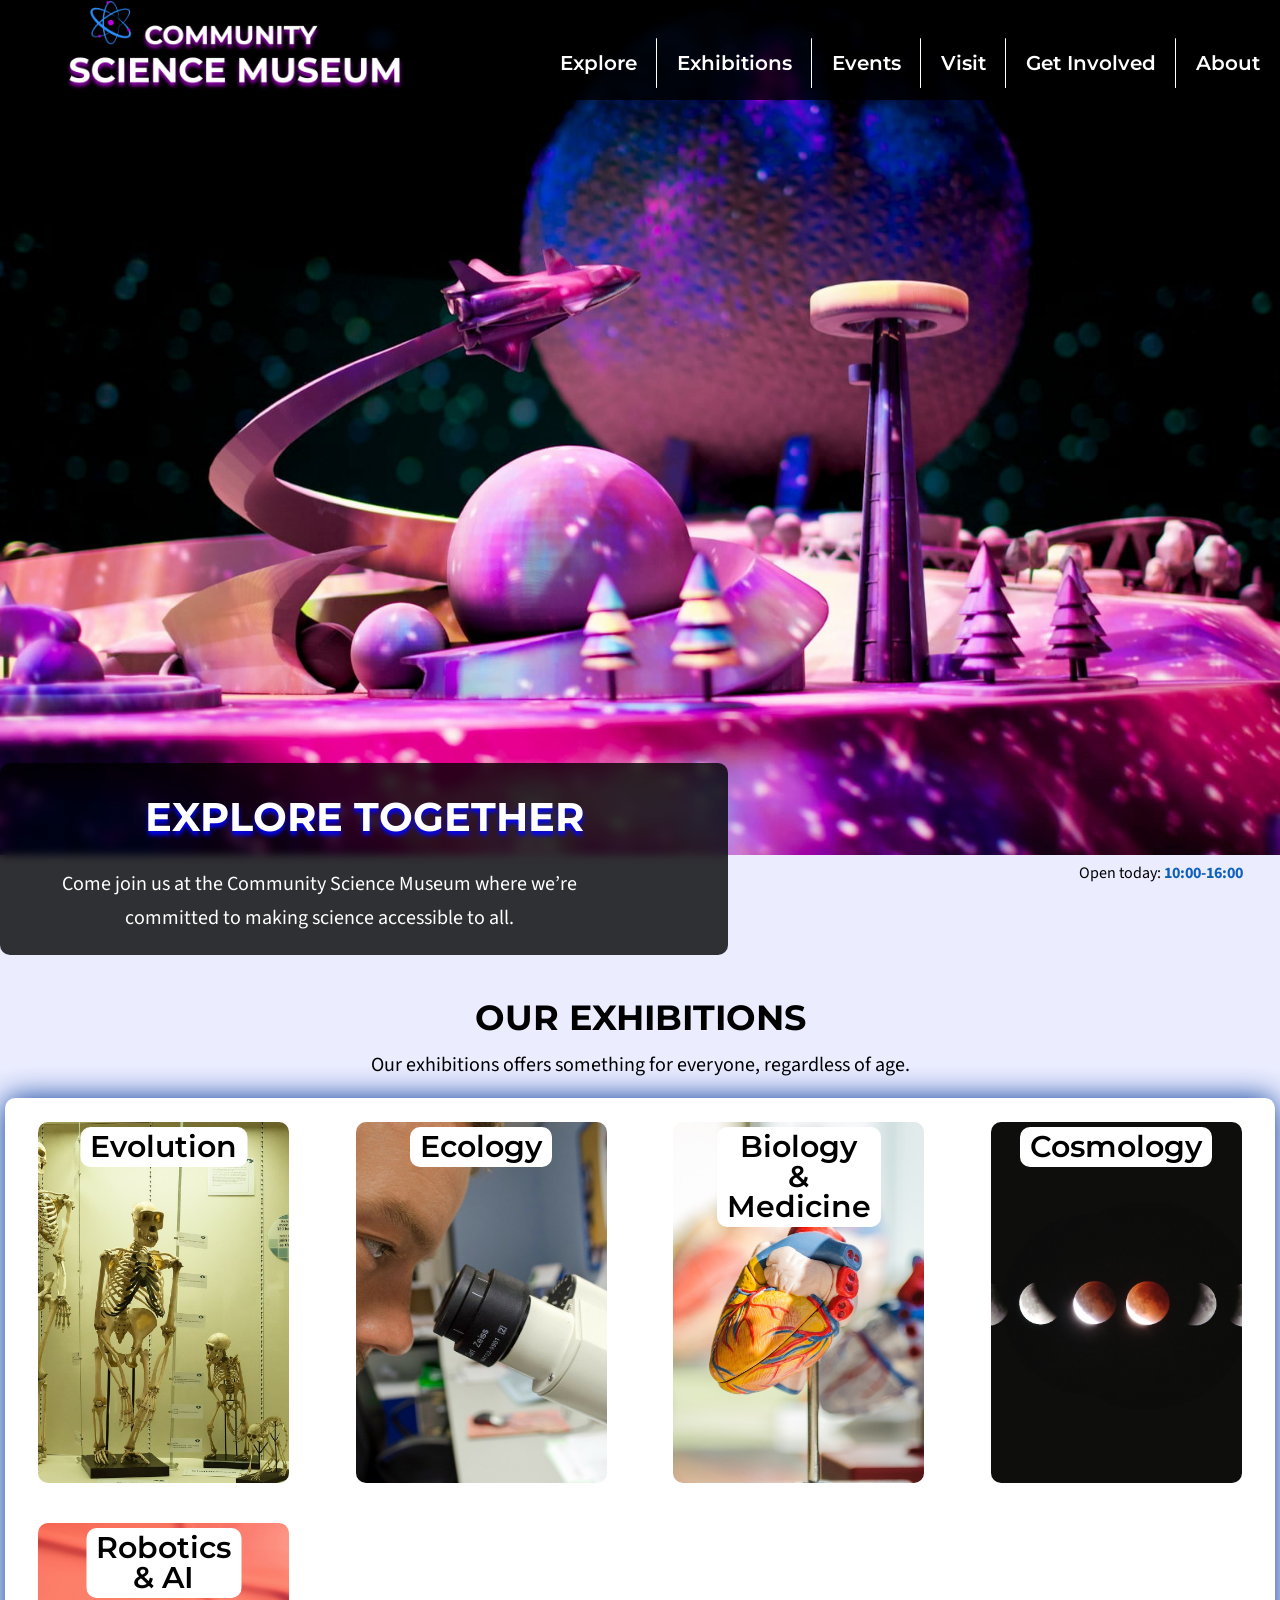
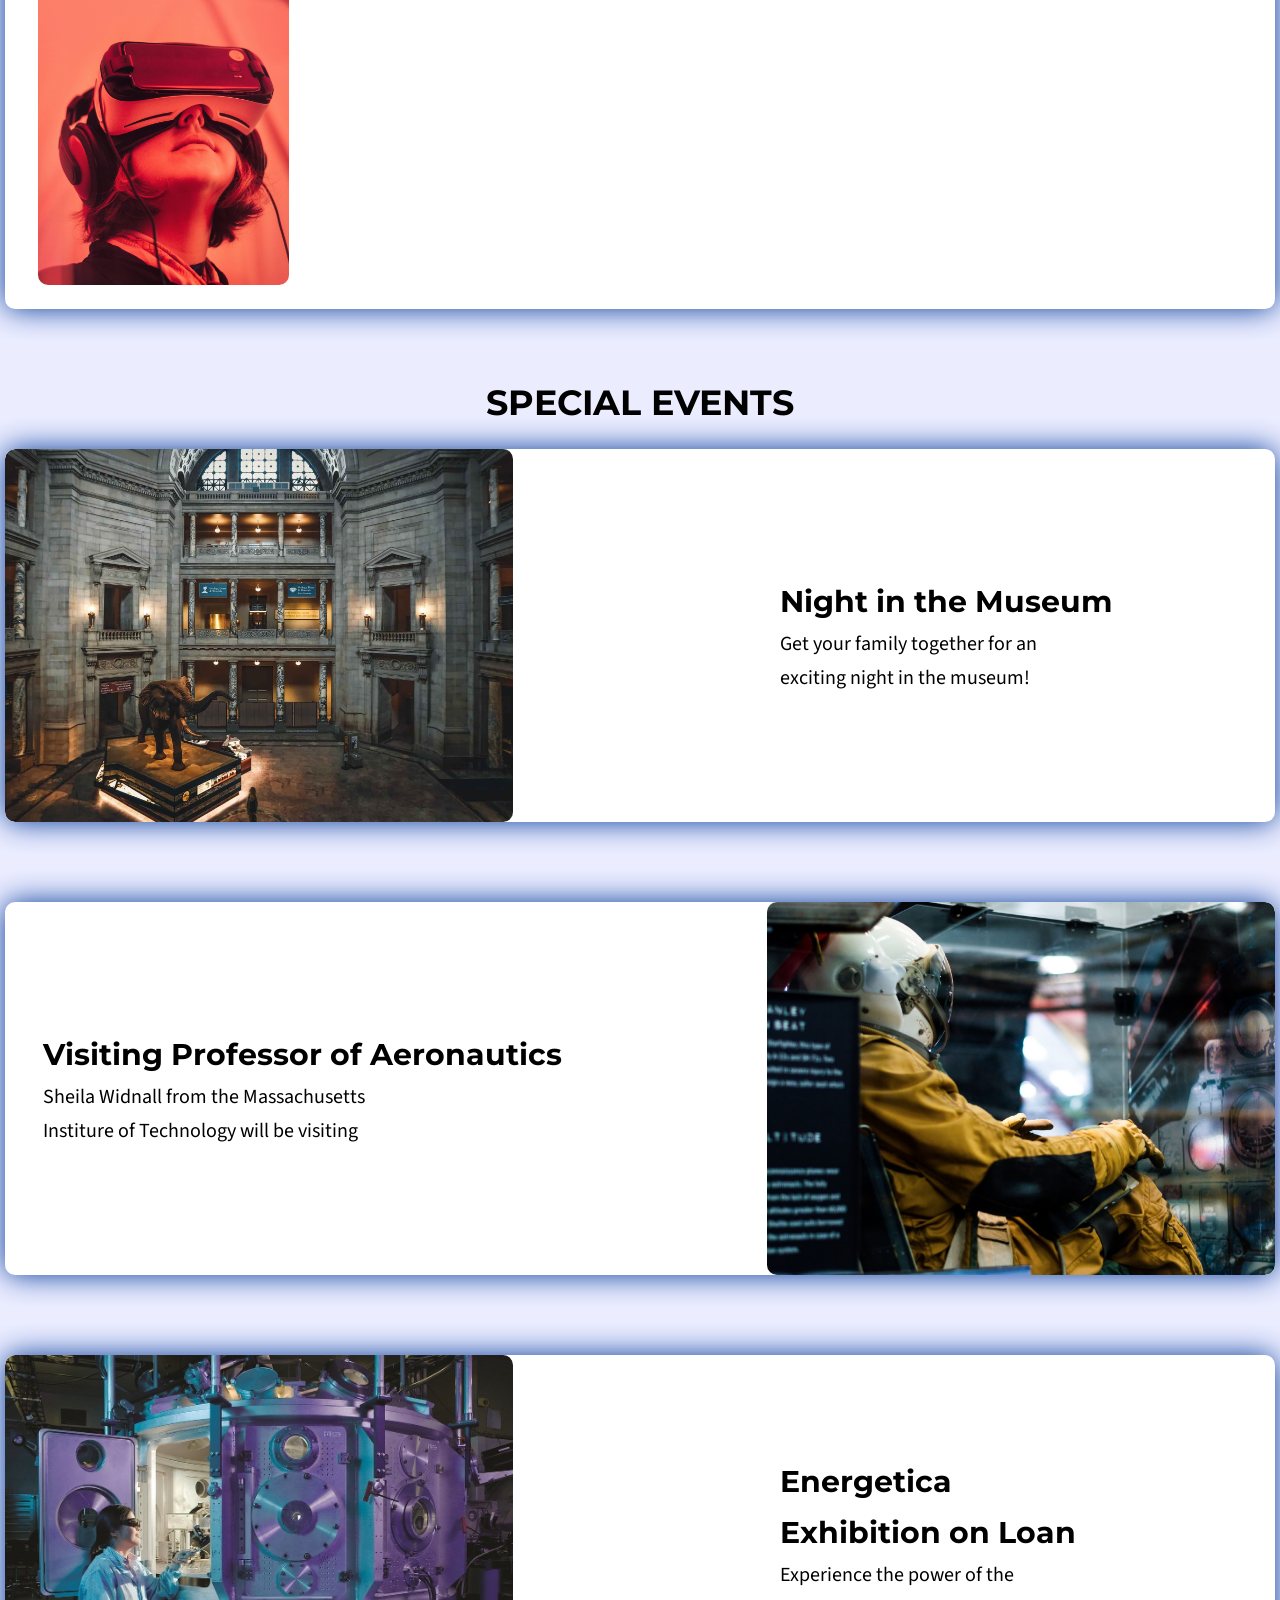
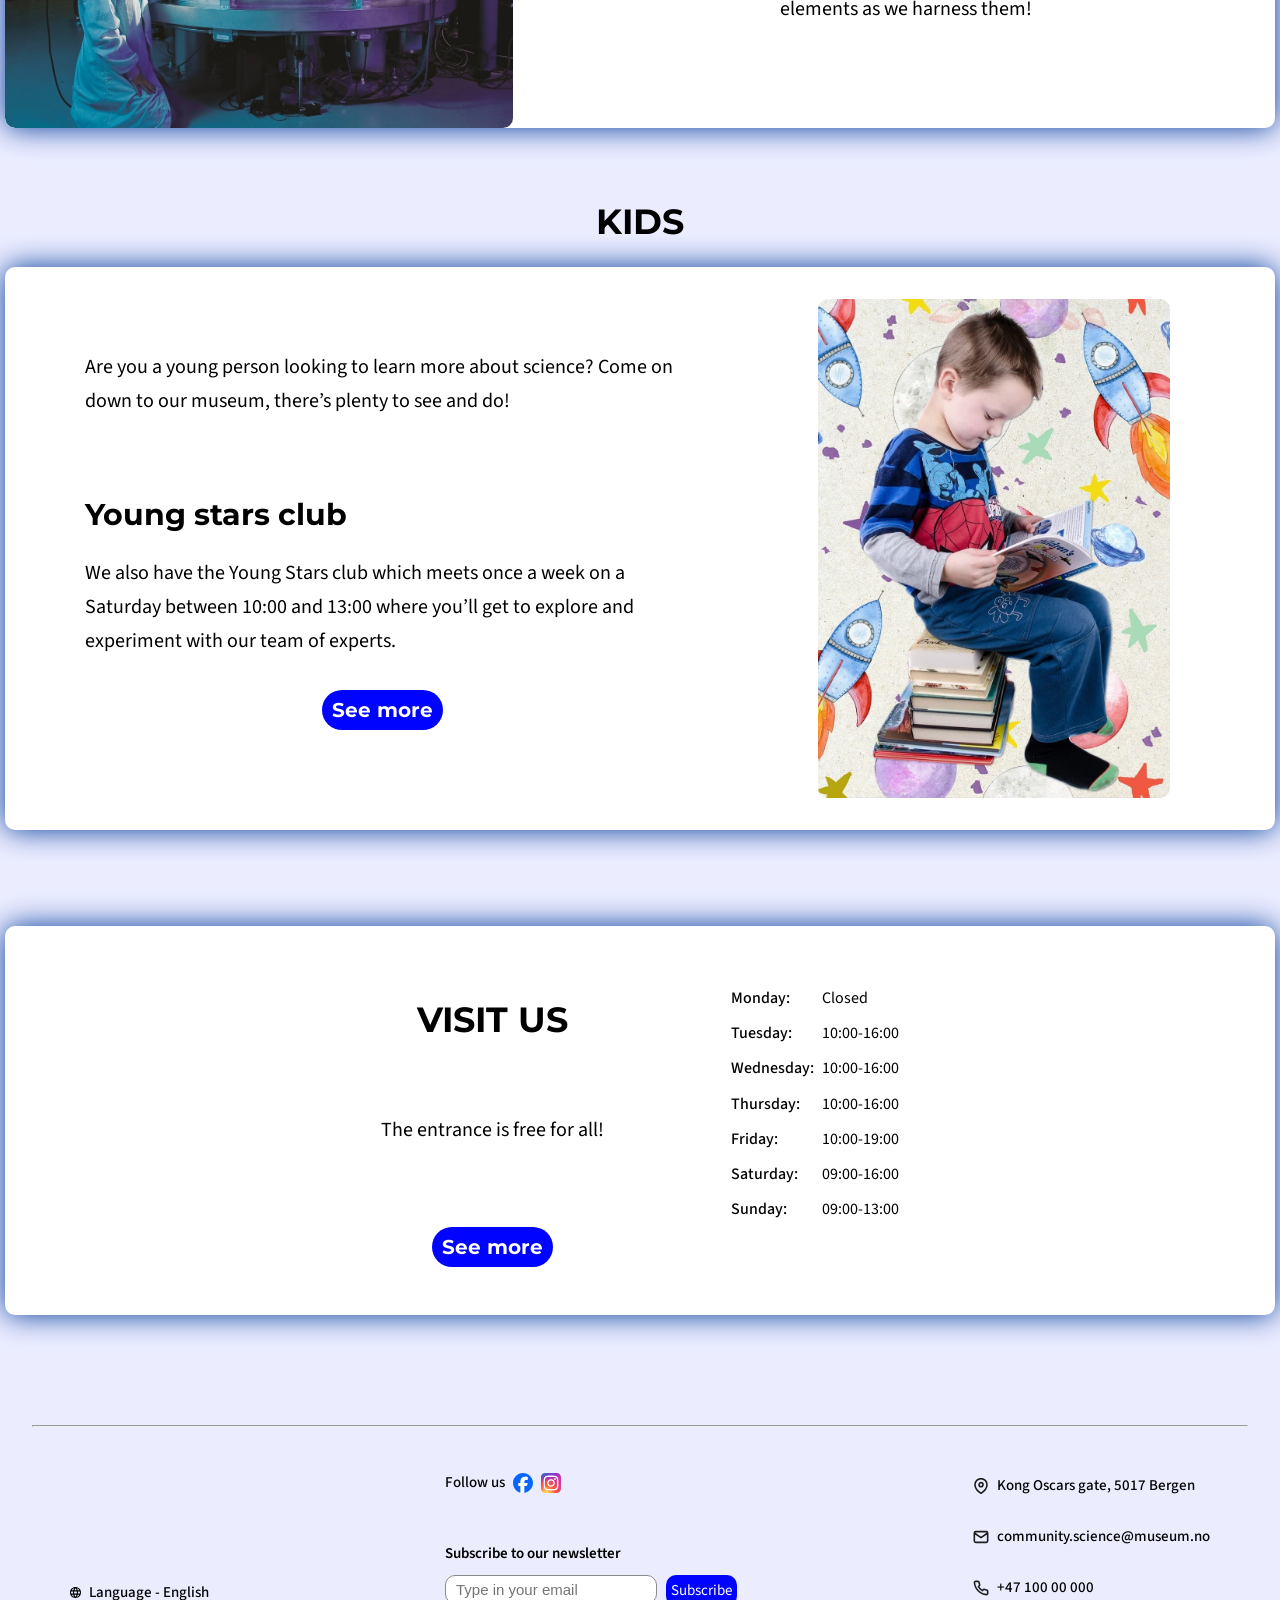
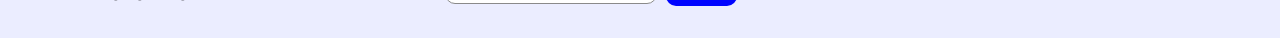
<file: index.html>
<!DOCTYPE html>
<html lang="en">
<head>
  <meta name="description" content="Community Science Museum offers interactive exhibitions where children and families can explore science through fun and educational experiences.">
  <meta charset="UTF-8">
  <meta name="viewport" content="width=device-width, initial-scale=1.0">
  <link rel="preconnect" href="https://fonts.googleapis.com">
  <link rel="preconnect" href="https://fonts.gstatic.com" crossorigin>
  <link href="https://fonts.googleapis.com/css2?family=Montserrat:ital,wght@0,100..900;1,100..900&family=Source+Sans+3:ital,wght@0,200..900;1,200..900&display=swap" rel="stylesheet">
  <link rel="stylesheet" href="styles/global.css">
  <link rel="stylesheet" href="styles/home.css">
  <link rel="stylesheet" href="styles/cards.css">
  <link rel="icon" href="assets/favicon_io/favicon.ico">
  <link rel="icon" type="image/png" sizes="16x16" href="assets/favicon_io/favicon-16x16.png">
  <link rel="icon" type="image/png" sizes="32x32" href="assets/favicon_io/favicon-32x32.png">
  <link rel="apple-touch-icon" sizes="180x180" href="assets/favicon_io/apple-touch-icon.png">
  <title>Community Science Museum | Home</title>
</head>
<body>
<!-- Top bar -->
  <header class="header">
    <!-- Logo -->
     <a href="index.html" class="logo"><img class="logo" src="assets/Logo.png" alt="community science museum logo" width="848" height="208"></a>
<!-- Navigation Menu -->
    <input type="checkbox" id="hamburger-toggle" class="keyboard-nav" tabindex="0">

      <label for="hamburger-toggle" class="hamburger-menu">
          <svg aria-hidden="true" width="40" height="40" viewBox="0 0 24 24" fill="none" xmlns="http://www.w3.org/2000/svg">
          <path d="M3 12H21M3 6H21M3 18H21" stroke="white" stroke-width="2.5" stroke-linecap="round" stroke-linejoin="round"/>
          </svg>
          <span class="screen-readers-only">Menu</span>
      </label>
      
      <nav aria-label="Navigation menu" class="navigation-menu">
        <ul>
          <li><a href="explore.html" class="nav-links">Explore</a></li>
          <li><a href="exhibitions.html" class="nav-links">Exhibitions</a></li>
          <li><a href="events.html" class="nav-links">Events</a></li>
          <li><a href="visit.html" class="nav-links">Visit</a></li>
          <li><a href="get-involved.html" class="nav-links">Get Involved</a></li>
          <li><a href="about.html" class="nav-links">About</a></li>
        </ul>
      </nav>
  </header>

  <main>
    
    <div class="background-img">
      <header class="hero">
        <h1>EXPLORE TOGETHER</h1>
        <p>Come join us at the Community Science Museum where we’re committed to making science accessible to all.</p>
      </header>
    </div>

      <div class="opening-hours">
      <span>Open today: <strong style="color:#0F60BC;">10:00-16:00</strong></span>
      </div>
    
<!-- Exhibition section -->
    <section class="wrapper-home">
      <header>
      <h2>OUR EXHIBITIONS</h2>
      <p>Our exhibitions offers something for everyone, regardless of age.</p>
      </header>

      <div class="exhibitions-section">

      <article class="card">
        <a href="exhibitions.html#evolution">
        <img src="assets/evolution/skeleton-414543_1920.jpg" alt="Skeleton evolving over time from monkey to human" loading="lazy">
        <h3>Evolution</h3>
        </a>
      </article>

      <article class="card">
        <a href="exhibitions.html#ecology">
        <img src="assets/ecology/people-219985_1280.jpg" alt="Boy looking into a microscope" loading="lazy">
        <h3>Ecology</h3>
        </a>
      </article>

      <article class="card">
        <a href="exhibitions.html#biology-medicine">
        <img src="assets/biology&medicine/heart-2607178_1920.jpg" alt="A model of a heart" loading="lazy">
        <h3>Biology &amp; Medicine</h3>
        </a>
      </article>

      <article class="card">
        <a href="exhibitions.html#cosmology">
        <img src="assets/cosmology/celso-405219.jpg" alt="The stages of a blood moon" loading="lazy">
        <h3>Cosmology</h3>
        </a>
      </article>
      
      <article class="card">
        <a href="exhibitions.html#robotics-ai">
        <img src="assets/robotics&ai/samuel-zeller-158996.jpg" alt="Girl in a red lighting room wearing virtual reality glasses" loading="lazy">
        <h3>Robotics &amp; AI</h3>
        </a>
      </article>
      </div>
    </section>

<!-- Events section -->
    <section class="wrapper-home">
      <header>
        <h2>SPECIAL EVENTS</h2>
      </header>
      
      <div class="event-section">

      <article class="event-card">
       <a href="events.html#night-museum">
        <img src="assets/events/roberto-nickson-396152.jpg" alt="A overlook of a museum room with an elefant" loading="lazy">
       <div>
        <h3>Night in the Museum</h3>
        <p>Get your family together for an exciting night in the museum!</p>
       </div>
      </a>
      </article>

      <article class="event-card">
       <a href="events.html#visiting-professor" class="change-order">
        <img src="assets/events/andrew-ruiz-348421.jpg" alt="Man inside an spacecraft in a suit and helmet" loading="lazy">
       <div class="change-order-text">
        <h3>Visiting Professor of Aeronautics</h3>
        <p>Sheila Widnall from the Massachusetts Institure of Technology will be visiting</p>
       </div>
      </a>
      </article>

      <article class="event-card">
       <a href="events.html#energetica-exhibition">
        <img src="assets/events/scientific-2040795_1280.jpg" alt="Woman in white coat and uv-glasses working with science" loading="lazy">
       <div>
        <h3>Energetica Exhibition on Loan</h3>
        <p>Experience the power of the elements as we harness them!</p>
       </div>
      </a>
      </article>

      </div>  
    </section>
    
    <section class="wrapper-home">
      <header>
        <h2>KIDS</h2>
      </header>

        <article class="kids-section">
          <div class="text"> 
            <p>Are you a young person looking to learn more about science? Come on down to our museum, there’s plenty to see and do!</p>
          </div>
          <div class="text">
            <h3>Young stars club</h3>
            <p>We also have the Young Stars club which meets once a week on a Saturday between 10:00 and 13:00 where you’ll get to explore and experiment with our team of experts.</p>

            <a class="button" href="explore.html">See more</a>
          </div>

            <img class="images" src="assets/general/reading-2762010_1280.jpg" alt="Young boy sitting on books reading a book" loading="lazy">
        </article>

        <article class="visit-section">
          <header>
              <h2>VISIT US</h2>
              <p>The entrance is free for all!</p>
              <a class="button" href="visit.html">See more</a>
          </header>

          <dl>    
            <dt>Monday:</dt> <dd>Closed</dd>
            <dt>Tuesday:</dt> <dd>10:00-16:00</dd>
            <dt>Wednesday:</dt> <dd>10:00-16:00</dd>
            <dt>Thursday:</dt> <dd>10:00-16:00</dd>
            <dt>Friday:</dt> <dd>10:00-19:00</dd>
            <dt>Saturday:</dt> <dd>09:00-16:00</dd>
            <dt>Sunday:</dt> <dd>09:00-13:00</dd>
          </dl>

        </article>

    </section>
  </main>

<hr>
  <footer class="footer-section">
    <div class="language">
      <a href="placeholder.html" aria-label="Choose Language">
        <svg aria-hidden="true" width="11" height="11" viewBox="0 0 11 11" fill="none" xmlns="http://www.w3.org/2000/svg">
        <path d="M5.5 11C4.74833 11 4.03792 10.8556 3.36875 10.5669C2.69958 10.2781 2.11521 9.88396 1.61563 9.38438C1.11604 8.88479 0.721875 8.30042 0.433125 7.63125C0.144375 6.96208 0 6.25167 0 5.5C0 4.73917 0.144375 4.02646 0.433125 3.36188C0.721875 2.69729 1.11604 2.11521 1.61563 1.61563C2.11521 1.11604 2.69958 0.721875 3.36875 0.433125C4.03792 0.144375 4.74833 0 5.5 0C6.26083 0 6.97354 0.144375 7.63812 0.433125C8.30271 0.721875 8.88479 1.11604 9.38438 1.61563C9.88396 2.11521 10.2781 2.69729 10.5669 3.36188C10.8556 4.02646 11 4.73917 11 5.5C11 6.25167 10.8556 6.96208 10.5669 7.63125C10.2781 8.30042 9.88396 8.88479 9.38438 9.38438C8.88479 9.88396 8.30271 10.2781 7.63812 10.5669C6.97354 10.8556 6.26083 11 5.5 11ZM5.5 9.8725C5.73833 9.5425 5.94458 9.19875 6.11875 8.84125C6.29292 8.48375 6.435 8.10333 6.545 7.7H4.455C4.565 8.10333 4.70708 8.48375 4.88125 8.84125C5.05542 9.19875 5.26167 9.5425 5.5 9.8725ZM4.07 9.6525C3.905 9.35 3.76063 9.03604 3.63688 8.71063C3.51313 8.38521 3.41 8.04833 3.3275 7.7H1.705C1.97083 8.15833 2.30312 8.55708 2.70187 8.89625C3.10063 9.23542 3.55667 9.4875 4.07 9.6525ZM6.93 9.6525C7.44333 9.4875 7.89938 9.23542 8.29813 8.89625C8.69688 8.55708 9.02917 8.15833 9.295 7.7H7.6725C7.59 8.04833 7.48688 8.38521 7.36312 8.71063C7.23938 9.03604 7.095 9.35 6.93 9.6525ZM1.2375 6.6H3.1075C3.08 6.41667 3.05938 6.23563 3.04562 6.05688C3.03187 5.87813 3.025 5.6925 3.025 5.5C3.025 5.3075 3.03187 5.12188 3.04562 4.94313C3.05938 4.76438 3.08 4.58333 3.1075 4.4H1.2375C1.19167 4.58333 1.15729 4.76438 1.13437 4.94313C1.11146 5.12188 1.1 5.3075 1.1 5.5C1.1 5.6925 1.11146 5.87813 1.13437 6.05688C1.15729 6.23563 1.19167 6.41667 1.2375 6.6ZM4.2075 6.6H6.7925C6.82 6.41667 6.84063 6.23563 6.85438 6.05688C6.86813 5.87813 6.875 5.6925 6.875 5.5C6.875 5.3075 6.86813 5.12188 6.85438 4.94313C6.84063 4.76438 6.82 4.58333 6.7925 4.4H4.2075C4.18 4.58333 4.15938 4.76438 4.14563 4.94313C4.13188 5.12188 4.125 5.3075 4.125 5.5C4.125 5.6925 4.13188 5.87813 4.14563 6.05688C4.15938 6.23563 4.18 6.41667 4.2075 6.6ZM7.8925 6.6H9.7625C9.80833 6.41667 9.84271 6.23563 9.86563 6.05688C9.88854 5.87813 9.9 5.6925 9.9 5.5C9.9 5.3075 9.88854 5.12188 9.86563 4.94313C9.84271 4.76438 9.80833 4.58333 9.7625 4.4H7.8925C7.92 4.58333 7.94063 4.76438 7.95438 4.94313C7.96813 5.12188 7.975 5.3075 7.975 5.5C7.975 5.6925 7.96813 5.87813 7.95438 6.05688C7.94063 6.23563 7.92 6.41667 7.8925 6.6ZM7.6725 3.3H9.295C9.02917 2.84167 8.69688 2.44292 8.29813 2.10375C7.89938 1.76458 7.44333 1.5125 6.93 1.3475C7.095 1.65 7.23938 1.96396 7.36312 2.28938C7.48688 2.61479 7.59 2.95167 7.6725 3.3ZM4.455 3.3H6.545C6.435 2.89667 6.29292 2.51625 6.11875 2.15875C5.94458 1.80125 5.73833 1.4575 5.5 1.1275C5.26167 1.4575 5.05542 1.80125 4.88125 2.15875C4.70708 2.51625 4.565 2.89667 4.455 3.3ZM1.705 3.3H3.3275C3.41 2.95167 3.51313 2.61479 3.63688 2.28938C3.76063 1.96396 3.905 1.65 4.07 1.3475C3.55667 1.5125 3.10063 1.76458 2.70187 2.10375C2.30312 2.44292 1.97083 2.84167 1.705 3.3Z" fill="black"/>
        </svg>
         Language - English
      </a>
    </div>


    <div class="social">
      <div class="social-media">
        Follow us 
        <a href="https://facebook.com" target="_blank" rel="noopener noreferrer">
          <svg aria-hidden="true" width="20" height="20" viewBox="0 0 20 20" fill="none" xmlns="http://www.w3.org/2000/svg">
          <g clip-path="url(#clip0_159_3190)">
          <path d="M20 10C20 4.4772 15.5228 0 10 0C4.4772 0 0 4.4772 0 10C0 14.6896 3.2288 18.6248 7.5844 19.7056V13.056H5.5224V10H7.5844V8.6832C7.5844 5.2796 9.1248 3.702 12.4664 3.702C13.1 3.702 14.1932 3.8264 14.6404 3.9504V6.7204C14.4044 6.6956 13.9944 6.6832 13.4852 6.6832C11.8456 6.6832 11.212 7.3044 11.212 8.9192V10H14.4784L13.9172 13.056H11.212V19.9268C16.1636 19.3288 20.0004 15.1128 20.0004 10H20Z" fill="#0866FF"/>
          <path d="M13.9173 13.0559L14.4785 9.9999H11.2121V8.9191C11.2121 7.3043 11.8457 6.6831 13.4853 6.6831C13.9945 6.6831 14.4045 6.6955 14.6405 6.7203V3.9503C14.1933 3.8259 13.1001 3.7019 12.4665 3.7019C9.12486 3.7019 7.58446 5.2795 7.58446 8.6831V9.9999H5.52246V13.0559H7.58446V19.7055C8.35806 19.8975 9.16726 19.9999 10.0001 19.9999C10.4101 19.9999 10.8145 19.9747 11.2117 19.9267V13.0559H13.9169H13.9173Z" fill="white"/>
          </g>
          <defs>
          <clipPath id="clip0_159_3190">
          <rect width="20" height="20" fill="white"/>
          </clipPath>
          </defs>
          </svg>
          <span class="screen-readers-only">Facebook</span>
        </a>

        <a href="http://instagram.com" target="_blank" rel="noopener noreferrer">
          <svg aria-hidden="true" width="20" height="20" viewBox="0 0 20 20" fill="none" xmlns="http://www.w3.org/2000/svg">
          <path d="M10.0033 0C5.82836 0 4.60736 0.00430806 4.37002 0.024002C3.51325 0.0952388 2.98012 0.230173 2.39931 0.519429C1.9517 0.741755 1.59869 0.999469 1.25029 1.36073C0.615799 2.01956 0.231256 2.83009 0.0920511 3.79355C0.0243715 4.26128 0.00468288 4.35668 0.000683632 6.7458C-0.00085454 7.54218 0.000683632 8.59027 0.000683632 9.99608C0.000683632 14.1687 0.00529815 15.3888 0.0252944 15.6258C0.0945122 16.4597 0.225257 16.9844 0.502128 17.5583C1.03126 18.6568 2.04184 19.4815 3.23238 19.7892C3.64461 19.8954 4.09991 19.9538 4.68442 19.9815C4.93206 19.9923 7.4562 20 9.98188 20C12.5076 20 15.0332 19.9969 15.2747 19.9846C15.9515 19.9528 16.3445 19.9 16.7791 19.7877C17.3694 19.6362 17.9195 19.3577 18.3911 18.9716C18.8627 18.5855 19.2443 18.101 19.5093 17.5521C19.7808 16.9921 19.9185 16.4474 19.9808 15.657C19.9943 15.4847 20 12.7372 20 9.99346C20 7.24923 19.9938 4.50684 19.9803 4.33452C19.9172 3.53138 19.7796 2.99133 19.4993 2.42051C19.2694 1.95324 19.014 1.60429 18.6433 1.24749C17.9819 0.615437 17.1728 0.230789 16.2086 0.0917001C15.7414 0.0241559 15.6484 0.0041542 13.258 0H10.0033Z" fill="url(#paint0_radial_159_3193)"/>
          <path d="M10.0033 0C5.82836 0 4.60736 0.00430806 4.37002 0.024002C3.51325 0.0952388 2.98012 0.230173 2.39931 0.519429C1.9517 0.741755 1.59869 0.999469 1.25029 1.36073C0.615799 2.01956 0.231256 2.83009 0.0920511 3.79355C0.0243715 4.26128 0.00468288 4.35668 0.000683632 6.7458C-0.00085454 7.54218 0.000683632 8.59027 0.000683632 9.99608C0.000683632 14.1687 0.00529815 15.3888 0.0252944 15.6258C0.0945122 16.4597 0.225257 16.9844 0.502128 17.5583C1.03126 18.6568 2.04184 19.4815 3.23238 19.7892C3.64461 19.8954 4.09991 19.9538 4.68442 19.9815C4.93206 19.9923 7.4562 20 9.98188 20C12.5076 20 15.0332 19.9969 15.2747 19.9846C15.9515 19.9528 16.3445 19.9 16.7791 19.7877C17.3694 19.6362 17.9195 19.3577 18.3911 18.9716C18.8627 18.5855 19.2443 18.101 19.5093 17.5521C19.7808 16.9921 19.9185 16.4474 19.9808 15.657C19.9943 15.4847 20 12.7372 20 9.99346C20 7.24923 19.9938 4.50684 19.9803 4.33452C19.9172 3.53138 19.7796 2.99133 19.4993 2.42051C19.2694 1.95324 19.014 1.60429 18.6433 1.24749C17.9819 0.615437 17.1728 0.230789 16.2086 0.0917001C15.7414 0.0241559 15.6484 0.0041542 13.258 0H10.0033Z" fill="url(#paint1_radial_159_3193)"/>
          <path d="M9.99892 2.61523C7.99376 2.61523 7.74212 2.624 6.95457 2.65985C6.16857 2.69586 5.63205 2.82033 5.1626 3.00296C4.677 3.19159 4.26508 3.44392 3.85469 3.85457C3.444 4.26507 3.19174 4.6771 3.00255 5.16268C2.8195 5.63241 2.69491 6.16923 2.65953 6.95514C2.62446 7.7429 2.61523 7.99477 2.61523 10.0005C2.61523 12.0062 2.62416 12.2571 2.65984 13.0449C2.69599 13.8311 2.82043 14.3678 3.00285 14.8373C3.19159 15.3231 3.44385 15.7351 3.85439 16.1456C4.26462 16.5564 4.67654 16.8094 5.16183 16.998C5.63159 17.1806 6.16826 17.3051 6.95411 17.3411C7.74165 17.3769 7.99315 17.3857 9.99815 17.3857C12.0035 17.3857 12.2543 17.3769 13.0419 17.3411C13.8279 17.3051 14.365 17.1806 14.8348 16.998C15.3202 16.8094 15.7315 16.5564 16.1418 16.1456C16.5525 15.7351 16.8047 15.3231 16.9939 14.8375C17.1754 14.3678 17.3 13.831 17.3369 13.045C17.3723 12.2573 17.3815 12.0062 17.3815 10.0005C17.3815 7.99477 17.3723 7.74305 17.3369 6.95529C17.3 6.16907 17.1754 5.63241 16.9939 5.16283C16.8047 4.6771 16.5525 4.26507 16.1418 3.85457C15.7311 3.44377 15.3204 3.19144 14.8343 3.00296C14.3636 2.82033 13.8268 2.69586 13.0408 2.65985C12.2533 2.624 12.0025 2.61523 9.99677 2.61523H9.99892ZM9.33659 3.94612C9.53316 3.94581 9.75251 3.94612 9.99892 3.94612C11.9702 3.94612 12.2039 3.95319 12.9824 3.98858C13.7022 4.02151 14.0929 4.14182 14.3532 4.24291C14.6977 4.37677 14.9434 4.53678 15.2016 4.79526C15.4601 5.05375 15.62 5.29992 15.7541 5.64457C15.8552 5.90459 15.9756 6.29539 16.0084 7.01545C16.0438 7.79398 16.0515 8.02785 16.0515 9.99878C16.0515 11.9697 16.0438 12.2036 16.0084 12.9821C15.9755 13.7022 15.8552 14.093 15.7541 14.353C15.6203 14.6976 15.4601 14.943 15.2016 15.2014C14.9432 15.4599 14.6979 15.6199 14.3532 15.7537C14.0932 15.8553 13.7022 15.9753 12.9824 16.0082C12.204 16.0436 11.9702 16.0513 9.99892 16.0513C8.02745 16.0513 7.7938 16.0436 7.01548 16.0082C6.29562 15.975 5.90492 15.8547 5.64451 15.7536C5.29996 15.6197 5.05385 15.4597 4.79544 15.2012C4.53703 14.9427 4.37706 14.6972 4.24293 14.3524C4.14187 14.0924 4.02143 13.7016 3.98867 12.9815C3.95329 12.203 3.94621 11.9691 3.94621 9.99693C3.94621 8.02477 3.95329 7.79213 3.98867 7.01361C4.02159 6.29355 4.14187 5.90274 4.24293 5.64241C4.37675 5.29777 4.53703 5.05159 4.79544 4.79311C5.05385 4.53463 5.29996 4.37461 5.64451 4.24045C5.90477 4.1389 6.29562 4.01889 7.01548 3.98581C7.69659 3.95504 7.96054 3.94581 9.33659 3.94427V3.94612ZM13.94 5.17237C13.7648 5.17237 13.5935 5.22436 13.4478 5.32175C13.3021 5.41915 13.1885 5.55757 13.1215 5.71953C13.0544 5.88148 13.0369 6.05969 13.0711 6.23161C13.1053 6.40353 13.1897 6.56144 13.3136 6.68537C13.4376 6.8093 13.5955 6.89368 13.7674 6.92784C13.9393 6.962 14.1174 6.94441 14.2793 6.87728C14.4412 6.81016 14.5795 6.69652 14.6768 6.55074C14.7742 6.40496 14.8261 6.23359 14.826 6.05829C14.826 5.56902 14.4292 5.17207 13.94 5.17207V5.17237ZM9.99892 6.20785C7.90501 6.20785 6.20733 7.90599 6.20733 10.0005C6.20733 12.095 7.90501 13.7923 9.99892 13.7923C12.0928 13.7923 13.7901 12.095 13.7901 10.0005C13.7901 7.90599 12.0927 6.20785 9.99877 6.20785H9.99892ZM9.99892 7.53873C11.3581 7.53873 12.46 8.64082 12.46 10.0005C12.46 11.36 11.3581 12.4622 9.99892 12.4622C8.63964 12.4622 7.53785 11.36 7.53785 10.0005C7.53785 8.64082 8.63964 7.53873 9.99892 7.53873V7.53873Z" fill="white"/>
          <defs>
          <radialGradient id="paint0_radial_159_3193" cx="0" cy="0" r="1" gradientUnits="userSpaceOnUse" gradientTransform="translate(5.31253 21.5404) rotate(-90) scale(19.8215 18.4355)">
          <stop offset="0" stop-color="#FFDD55"/>
          <stop offset="0.1" stop-color="#FFDD55"/>
          <stop offset="0.5" stop-color="#FF543E"/>
          <stop offset="1" stop-color="#C837AB"/>
          </radialGradient>
          <radialGradient id="paint1_radial_159_3193" cx="0" cy="0" r="1" gradientTransform="matrix(1.73907 8.68794 -35.8113 7.17241 -3.35011 1.44077)" gradientUnits="userSpaceOnUse">
          <stop offset="0" stop-color="#3771C8"/>
          <stop offset="0.128" stop-color="#3771C8"/>
          <stop offset="1" stop-color="#6600FF" stop-opacity="0"/>
          </radialGradient>
          </defs>
          </svg>
          <span class="screen-readers-only">Instagram</span>
        </a>
      </div>
      
      <form class="subscribe-section" action="#" method="post">
        <label for="email-footer">Subscribe to our newsletter</label><br>
        <input type="email" id="email-footer" placeholder="Type in your email" required>

        <button type="submit" class="subscribe-button">Subscribe</button>  
      </form>
    </div>

    <address class="contact-info">
        <a href="https://www.google.com/maps/?q=Kong+Oscars+gate,+Bergen" target="_blank" rel="noopener noreferrer" aria-label="View address on map">
          <svg aria-hidden="true" width="16" height="16" viewBox="0 0 16 16" fill="none" xmlns="http://www.w3.org/2000/svg">
          <g clip-path="url(#clip0_155_3023)">
          <path d="M14 6.6665C14 11.3332 8 15.3332 8 15.3332C8 15.3332 2 11.3332 2 6.6665C2 5.0752 2.63214 3.54908 3.75736 2.42386C4.88258 1.29864 6.4087 0.666504 8 0.666504C9.5913 0.666504 11.1174 1.29864 12.2426 2.42386C13.3679 3.54908 14 5.0752 14 6.6665Z" stroke="#1E1E1E" stroke-width="1.6" stroke-linecap="round" stroke-linejoin="round"/>
          <path d="M8 8.6665C9.10457 8.6665 10 7.77107 10 6.6665C10 5.56193 9.10457 4.6665 8 4.6665C6.89543 4.6665 6 5.56193 6 6.6665C6 7.77107 6.89543 8.6665 8 8.6665Z" stroke="#1E1E1E" stroke-width="1.6" stroke-linecap="round" stroke-linejoin="round"/>
          </g>
          <defs>
          <clipPath id="clip0_155_3023">
          <rect width="16" height="16" fill="white"/>
          </clipPath>
          </defs>
          </svg>
            Kong Oscars gate, 5017 Bergen
        </a><br>

        <a href="mailto:community.science@museum.no?subject=Inquiry" aria-label="Send email to museum">
          <svg aria-hidden="true" width="16" height="16" viewBox="0 0 16 16" fill="none" xmlns="http://www.w3.org/2000/svg">
          <path d="M14.6667 3.99984C14.6667 3.2665 14.0667 2.6665 13.3334 2.6665H2.66671C1.93337 2.6665 1.33337 3.2665 1.33337 3.99984M14.6667 3.99984V11.9998C14.6667 12.7332 14.0667 13.3332 13.3334 13.3332H2.66671C1.93337 13.3332 1.33337 12.7332 1.33337 11.9998V3.99984M14.6667 3.99984L8.00004 8.6665L1.33337 3.99984" stroke="#1E1E1E" stroke-width="1.6" stroke-linecap="round" stroke-linejoin="round"/>
          </svg>
            community.science@museum.no
        </a><br>

        <a href="tel:+4710000000" aria-label="Call museum">
          <svg aria-hidden="true" width="16" height="16" viewBox="0 0 16 16" fill="none" xmlns="http://www.w3.org/2000/svg">
          <g clip-path="url(#clip0_155_3022)">
          <path d="M14.6667 11.2802V13.2802C14.6675 13.4659 14.6294 13.6497 14.555 13.8198C14.4807 13.9899 14.3716 14.1426 14.2348 14.2681C14.0979 14.3937 13.9364 14.4892 13.7605 14.5487C13.5847 14.6082 13.3983 14.6303 13.2134 14.6136C11.1619 14.3907 9.19137 13.6897 7.46004 12.5669C5.84926 11.5433 4.48359 10.1777 3.46004 8.56689C2.33336 6.8277 1.6322 4.84756 1.41337 2.78689C1.39671 2.60254 1.41862 2.41673 1.4777 2.24131C1.53679 2.06589 1.63175 1.90469 1.75655 1.76797C1.88134 1.63126 2.03324 1.52203 2.20256 1.44724C2.37189 1.37245 2.55493 1.33374 2.74004 1.33356H4.74004C5.06357 1.33038 5.37723 1.44495 5.62254 1.65592C5.86786 1.86689 6.02809 2.15986 6.07337 2.48023C6.15779 3.12027 6.31434 3.74871 6.54004 4.35356C6.62973 4.59218 6.64914 4.8515 6.59597 5.10081C6.5428 5.35012 6.41928 5.57897 6.24004 5.76023L5.39337 6.60689C6.34241 8.27592 7.72434 9.65786 9.39337 10.6069L10.24 9.76023C10.4213 9.58099 10.6501 9.45746 10.8994 9.40429C11.1488 9.35112 11.4081 9.37053 11.6467 9.46023C12.2516 9.68593 12.88 9.84248 13.52 9.92689C13.8439 9.97258 14.1396 10.1357 14.3511 10.3852C14.5625 10.6348 14.6748 10.9533 14.6667 11.2802Z" stroke="#1E1E1E" stroke-width="1.6" stroke-linecap="round" stroke-linejoin="round"/>
          </g>
          <defs>
          <clipPath id="clip0_155_3022">
          <rect width="16" height="16" fill="white"/>
          </clipPath>
          </defs>
          </svg>
            +47 100 00 000
        </a>
    </address>
  </footer>
  
</body>
</html>
</file>
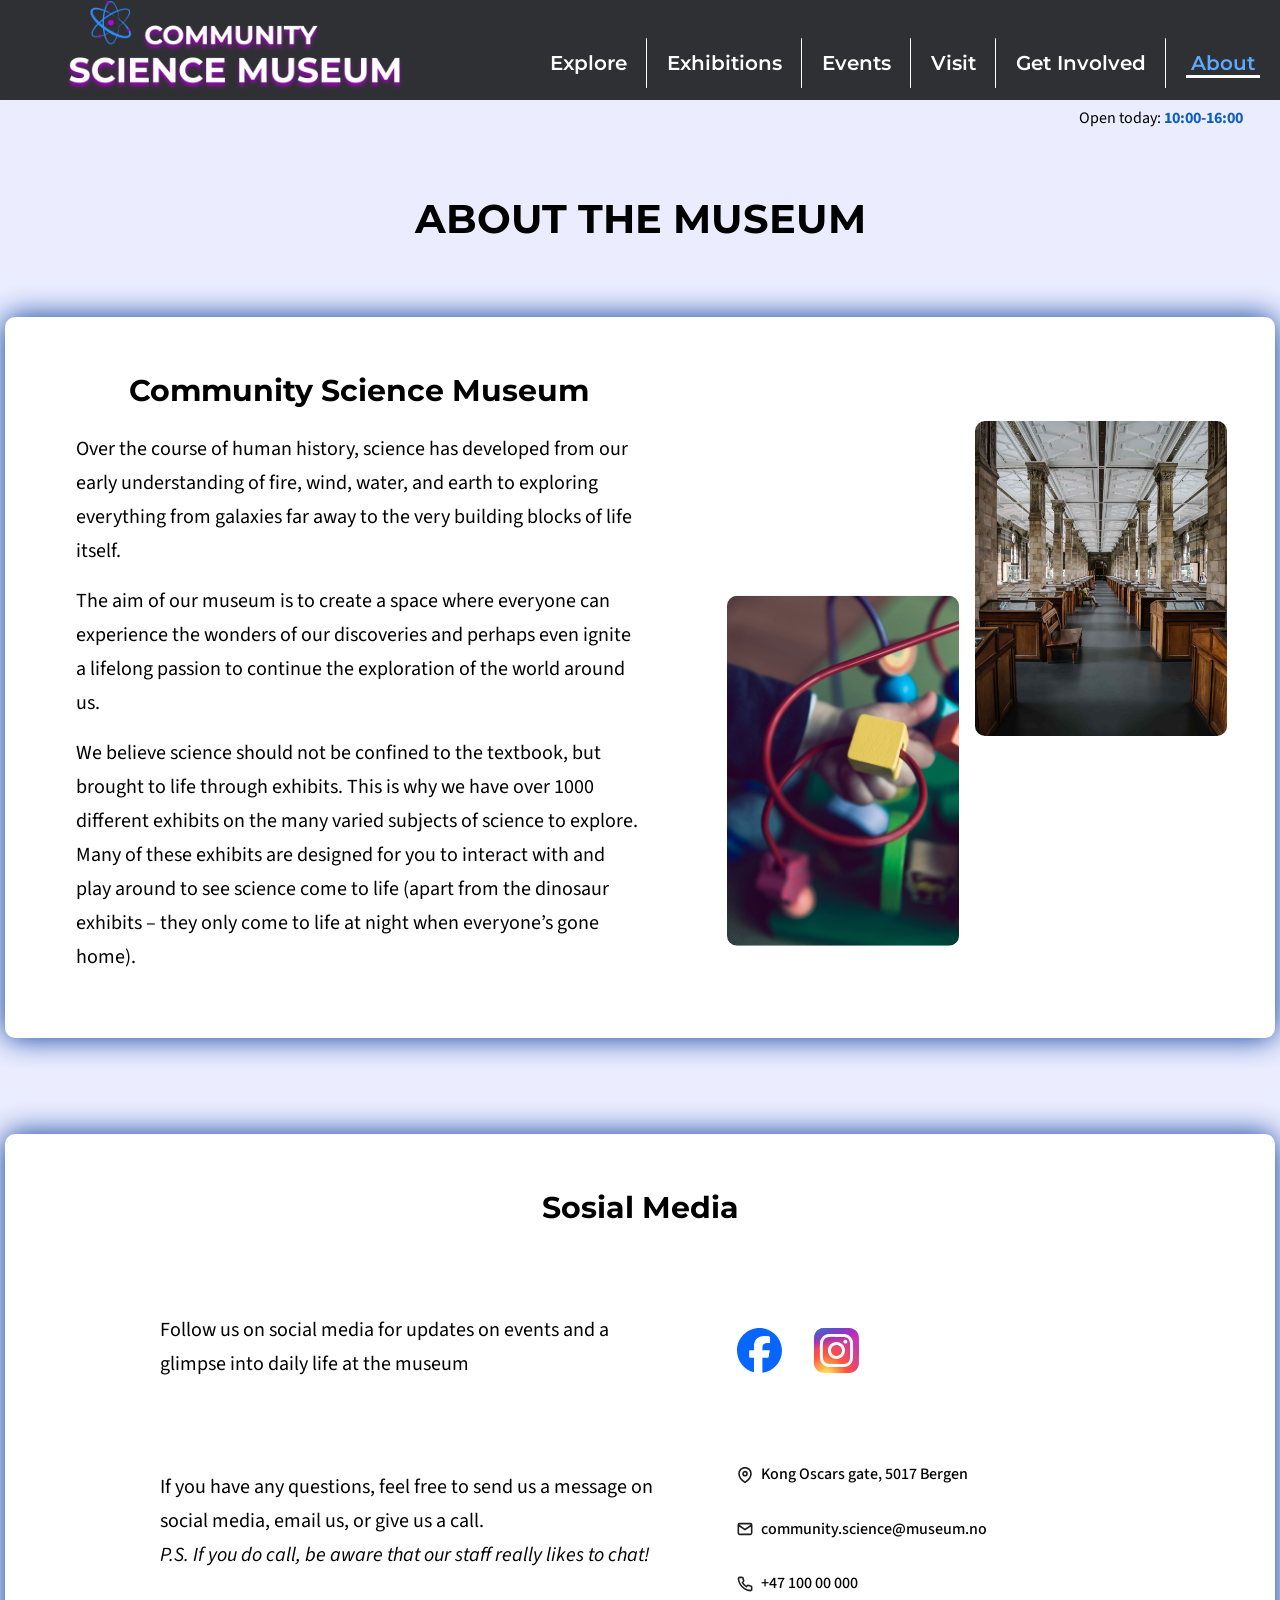
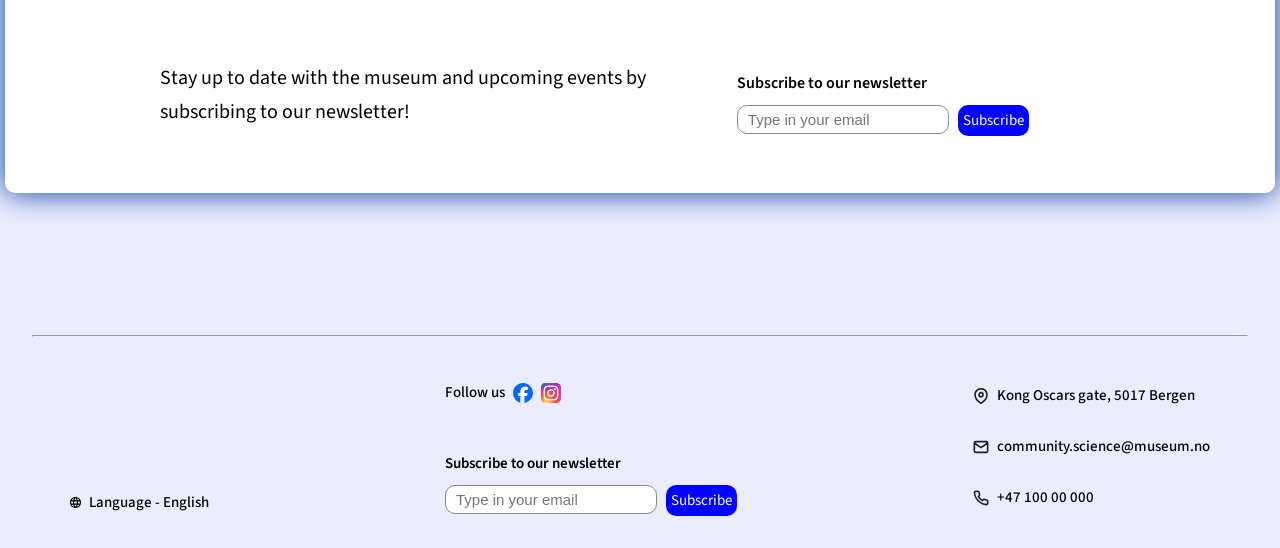
<file: about.html>
<!DOCTYPE html>
<html lang="en">
<head>
  <meta name="description" content="At the Community Science Museum, we belive science should not be confined to the textbooks but brought to life through exhibits.">
  <meta charset="UTF-8">
  <meta name="viewport" content="width=device-width, initial-scale=1.0">
  <link rel="preconnect" href="https://fonts.googleapis.com">
  <link rel="preconnect" href="https://fonts.gstatic.com" crossorigin>
  <link href="https://fonts.googleapis.com/css2?family=Montserrat:ital,wght@0,100..900;1,100..900&family=Source+Sans+3:ital,wght@0,200..900;1,200..900&display=swap" rel="stylesheet">
  <link rel="stylesheet" href="styles/global.css">
  <link rel="stylesheet" href="styles/about.css">
  <link rel="stylesheet" href="styles/cards.css">
  <link rel="icon" href="assets/favicon_io/favicon.ico">
  <link rel="icon" type="image/png" sizes="16x16" href="assets/favicon_io/favicon-16x16.png">
  <link rel="icon" type="image/png" sizes="32x32" href="assets/favicon_io/favicon-32x32.png">
  <link rel="apple-touch-icon" sizes="180x180" href="assets/favicon_io/apple-touch-icon.png">
  <title>About | Community Science Museum</title>
</head>
<body>
  <!-- Top bar -->
  <header class="header">
    <!-- Logo -->
     <a href="index.html" class="logo"><img class="logo" src="assets/Logo.png" alt="community science museum logo" width="848" height="208"></a>
    <!-- Navigation Menu -->
    <input type="checkbox" id="hamburger-toggle" class="keyboard-nav" tabindex="0">

      <label for="hamburger-toggle" class="hamburger-menu">
          <svg aria-hidden="true" width="40" height="40" viewBox="0 0 24 24" fill="none" xmlns="http://www.w3.org/2000/svg">
          <path d="M3 12H21M3 6H21M3 18H21" stroke="white" stroke-width="2.5" stroke-linecap="round" stroke-linejoin="round"/>
          </svg>
          <span class="screen-readers-only">Menu</span>
      </label>
      
      <nav aria-label="Navigation menu" class="navigation-menu">
        <ul>
          <li><a href="explore.html" class="nav-links">Explore</a></li>
          <li><a href="exhibitions.html" class="nav-links">Exhibitions</a></li>
          <li><a href="events.html" class="nav-links">Events</a></li>
          <li><a href="visit.html" class="nav-links">Visit</a></li>
          <li><a href="get-involved.html" class="nav-links">Get Involved</a></li>
          <li><a href="about.html" class="active-nav">About</a></li>
        </ul>
      </nav>
  </header>

  <main>
    <div class="opening-hours">
      <span>Open today: <strong style="color:#0F60BC;">10:00-16:00</strong></span>
      </div>

      <h1>ABOUT THE MUSEUM</h1>

      <section class="container"> 
        <div class="text">
          <h2>Community Science Museum</h2>
          <p>Over the course of human history, science has developed from our early understanding of fire, wind, water, and earth to exploring everything from galaxies far away to the very building blocks of life itself.</p>
          <p>The aim of our museum is to create a space where everyone can experience the wonders of our discoveries and perhaps even ignite a lifelong passion to continue the exploration of the world around us.</p>
          <p>We believe science should not be confined to the textbook, but brought to life through exhibits. This is why we have over 1000 different exhibits on the many varied subjects of science to explore. Many of these exhibits are designed for you to interact with and play around to see science come to life (apart from the dinosaur exhibits – they only come to life at night when everyone’s gone home).</p>
        </div>
        <div class="images">
          <img class="img1" src="assets/general/markus-spiske-197281.jpg" alt="yellow brick in a toddlers hand moving through a wire">
          <img class="img2" src="assets/general/mavis-cw-164128.jpg" alt="Large room with multiple floor-to-ceiling posts, with oak display cabinets placed beside each post.">
        </div>
      </section>

      <section class="container sosial-card">
        <h2>Sosial Media</h2>
        
        <div class="sosial-section">
        <p>Follow us on social media for updates on events and a glimpse into daily life at the museum</p>
          <div>
              <a href="https://facebook.com" target="_blank" rel="noopener noreferrer">
                <svg aria-hidden="true" width="45" height="45" viewBox="0 0 20 20" fill="none" xmlns="http://www.w3.org/2000/svg">
                <g clip-path="url(#facebook-clip)">
                <path d="M20 10C20 4.4772 15.5228 0 10 0C4.4772 0 0 4.4772 0 10C0 14.6896 3.2288 18.6248 7.5844 19.7056V13.056H5.5224V10H7.5844V8.6832C7.5844 5.2796 9.1248 3.702 12.4664 3.702C13.1 3.702 14.1932 3.8264 14.6404 3.9504V6.7204C14.4044 6.6956 13.9944 6.6832 13.4852 6.6832C11.8456 6.6832 11.212 7.3044 11.212 8.9192V10H14.4784L13.9172 13.056H11.212V19.9268C16.1636 19.3288 20.0004 15.1128 20.0004 10H20Z" fill="#0866FF"/>
                <path d="M13.9173 13.0559L14.4785 9.9999H11.2121V8.9191C11.2121 7.3043 11.8457 6.6831 13.4853 6.6831C13.9945 6.6831 14.4045 6.6955 14.6405 6.7203V3.9503C14.1933 3.8259 13.1001 3.7019 12.4665 3.7019C9.12486 3.7019 7.58446 5.2795 7.58446 8.6831V9.9999H5.52246V13.0559H7.58446V19.7055C8.35806 19.8975 9.16726 19.9999 10.0001 19.9999C10.4101 19.9999 10.8145 19.9747 11.2117 19.9267V13.0559H13.9169H13.9173Z" fill="white"/>
                </g>
                <defs>
                <clipPath id="facebook-clip">
                <rect width="20" height="20" fill="white"/>
                </clipPath>
                </defs>
                </svg>
                <span class="screen-readers-only">Facebook</span>
              </a>

              <a href="http://instagram.com" target="_blank" rel="noopener noreferrer">
                <svg aria-hidden="true" width="45" height="45" viewBox="0 0 20 20" fill="none" xmlns="http://www.w3.org/2000/svg">
                <path d="M10.0033 0C5.82836 0 4.60736 0.00430806 4.37002 0.024002C3.51325 0.0952388 2.98012 0.230173 2.39931 0.519429C1.9517 0.741755 1.59869 0.999469 1.25029 1.36073C0.615799 2.01956 0.231256 2.83009 0.0920511 3.79355C0.0243715 4.26128 0.00468288 4.35668 0.000683632 6.7458C-0.00085454 7.54218 0.000683632 8.59027 0.000683632 9.99608C0.000683632 14.1687 0.00529815 15.3888 0.0252944 15.6258C0.0945122 16.4597 0.225257 16.9844 0.502128 17.5583C1.03126 18.6568 2.04184 19.4815 3.23238 19.7892C3.64461 19.8954 4.09991 19.9538 4.68442 19.9815C4.93206 19.9923 7.4562 20 9.98188 20C12.5076 20 15.0332 19.9969 15.2747 19.9846C15.9515 19.9528 16.3445 19.9 16.7791 19.7877C17.3694 19.6362 17.9195 19.3577 18.3911 18.9716C18.8627 18.5855 19.2443 18.101 19.5093 17.5521C19.7808 16.9921 19.9185 16.4474 19.9808 15.657C19.9943 15.4847 20 12.7372 20 9.99346C20 7.24923 19.9938 4.50684 19.9803 4.33452C19.9172 3.53138 19.7796 2.99133 19.4993 2.42051C19.2694 1.95324 19.014 1.60429 18.6433 1.24749C17.9819 0.615437 17.1728 0.230789 16.2086 0.0917001C15.7414 0.0241559 15.6484 0.0041542 13.258 0H10.0033Z" fill="url(#paint0_instagram)"/>
                <path d="M10.0033 0C5.82836 0 4.60736 0.00430806 4.37002 0.024002C3.51325 0.0952388 2.98012 0.230173 2.39931 0.519429C1.9517 0.741755 1.59869 0.999469 1.25029 1.36073C0.615799 2.01956 0.231256 2.83009 0.0920511 3.79355C0.0243715 4.26128 0.00468288 4.35668 0.000683632 6.7458C-0.00085454 7.54218 0.000683632 8.59027 0.000683632 9.99608C0.000683632 14.1687 0.00529815 15.3888 0.0252944 15.6258C0.0945122 16.4597 0.225257 16.9844 0.502128 17.5583C1.03126 18.6568 2.04184 19.4815 3.23238 19.7892C3.64461 19.8954 4.09991 19.9538 4.68442 19.9815C4.93206 19.9923 7.4562 20 9.98188 20C12.5076 20 15.0332 19.9969 15.2747 19.9846C15.9515 19.9528 16.3445 19.9 16.7791 19.7877C17.3694 19.6362 17.9195 19.3577 18.3911 18.9716C18.8627 18.5855 19.2443 18.101 19.5093 17.5521C19.7808 16.9921 19.9185 16.4474 19.9808 15.657C19.9943 15.4847 20 12.7372 20 9.99346C20 7.24923 19.9938 4.50684 19.9803 4.33452C19.9172 3.53138 19.7796 2.99133 19.4993 2.42051C19.2694 1.95324 19.014 1.60429 18.6433 1.24749C17.9819 0.615437 17.1728 0.230789 16.2086 0.0917001C15.7414 0.0241559 15.6484 0.0041542 13.258 0H10.0033Z" fill="url(#paint1_instagram)"/>
                <path d="M9.99892 2.61523C7.99376 2.61523 7.74212 2.624 6.95457 2.65985C6.16857 2.69586 5.63205 2.82033 5.1626 3.00296C4.677 3.19159 4.26508 3.44392 3.85469 3.85457C3.444 4.26507 3.19174 4.6771 3.00255 5.16268C2.8195 5.63241 2.69491 6.16923 2.65953 6.95514C2.62446 7.7429 2.61523 7.99477 2.61523 10.0005C2.61523 12.0062 2.62416 12.2571 2.65984 13.0449C2.69599 13.8311 2.82043 14.3678 3.00285 14.8373C3.19159 15.3231 3.44385 15.7351 3.85439 16.1456C4.26462 16.5564 4.67654 16.8094 5.16183 16.998C5.63159 17.1806 6.16826 17.3051 6.95411 17.3411C7.74165 17.3769 7.99315 17.3857 9.99815 17.3857C12.0035 17.3857 12.2543 17.3769 13.0419 17.3411C13.8279 17.3051 14.365 17.1806 14.8348 16.998C15.3202 16.8094 15.7315 16.5564 16.1418 16.1456C16.5525 15.7351 16.8047 15.3231 16.9939 14.8375C17.1754 14.3678 17.3 13.831 17.3369 13.045C17.3723 12.2573 17.3815 12.0062 17.3815 10.0005C17.3815 7.99477 17.3723 7.74305 17.3369 6.95529C17.3 6.16907 17.1754 5.63241 16.9939 5.16283C16.8047 4.6771 16.5525 4.26507 16.1418 3.85457C15.7311 3.44377 15.3204 3.19144 14.8343 3.00296C14.3636 2.82033 13.8268 2.69586 13.0408 2.65985C12.2533 2.624 12.0025 2.61523 9.99677 2.61523H9.99892ZM9.33659 3.94612C9.53316 3.94581 9.75251 3.94612 9.99892 3.94612C11.9702 3.94612 12.2039 3.95319 12.9824 3.98858C13.7022 4.02151 14.0929 4.14182 14.3532 4.24291C14.6977 4.37677 14.9434 4.53678 15.2016 4.79526C15.4601 5.05375 15.62 5.29992 15.7541 5.64457C15.8552 5.90459 15.9756 6.29539 16.0084 7.01545C16.0438 7.79398 16.0515 8.02785 16.0515 9.99878C16.0515 11.9697 16.0438 12.2036 16.0084 12.9821C15.9755 13.7022 15.8552 14.093 15.7541 14.353C15.6203 14.6976 15.4601 14.943 15.2016 15.2014C14.9432 15.4599 14.6979 15.6199 14.3532 15.7537C14.0932 15.8553 13.7022 15.9753 12.9824 16.0082C12.204 16.0436 11.9702 16.0513 9.99892 16.0513C8.02745 16.0513 7.7938 16.0436 7.01548 16.0082C6.29562 15.975 5.90492 15.8547 5.64451 15.7536C5.29996 15.6197 5.05385 15.4597 4.79544 15.2012C4.53703 14.9427 4.37706 14.6972 4.24293 14.3524C4.14187 14.0924 4.02143 13.7016 3.98867 12.9815C3.95329 12.203 3.94621 11.9691 3.94621 9.99693C3.94621 8.02477 3.95329 7.79213 3.98867 7.01361C4.02159 6.29355 4.14187 5.90274 4.24293 5.64241C4.37675 5.29777 4.53703 5.05159 4.79544 4.79311C5.05385 4.53463 5.29996 4.37461 5.64451 4.24045C5.90477 4.1389 6.29562 4.01889 7.01548 3.98581C7.69659 3.95504 7.96054 3.94581 9.33659 3.94427V3.94612ZM13.94 5.17237C13.7648 5.17237 13.5935 5.22436 13.4478 5.32175C13.3021 5.41915 13.1885 5.55757 13.1215 5.71953C13.0544 5.88148 13.0369 6.05969 13.0711 6.23161C13.1053 6.40353 13.1897 6.56144 13.3136 6.68537C13.4376 6.8093 13.5955 6.89368 13.7674 6.92784C13.9393 6.962 14.1174 6.94441 14.2793 6.87728C14.4412 6.81016 14.5795 6.69652 14.6768 6.55074C14.7742 6.40496 14.8261 6.23359 14.826 6.05829C14.826 5.56902 14.4292 5.17207 13.94 5.17207V5.17237ZM9.99892 6.20785C7.90501 6.20785 6.20733 7.90599 6.20733 10.0005C6.20733 12.095 7.90501 13.7923 9.99892 13.7923C12.0928 13.7923 13.7901 12.095 13.7901 10.0005C13.7901 7.90599 12.0927 6.20785 9.99877 6.20785H9.99892ZM9.99892 7.53873C11.3581 7.53873 12.46 8.64082 12.46 10.0005C12.46 11.36 11.3581 12.4622 9.99892 12.4622C8.63964 12.4622 7.53785 11.36 7.53785 10.0005C7.53785 8.64082 8.63964 7.53873 9.99892 7.53873V7.53873Z" fill="white"/>
                <defs>
                <radialGradient id="paint0_instagram" cx="0" cy="0" r="1" gradientUnits="userSpaceOnUse" gradientTransform="translate(5.31253 21.5404) rotate(-90) scale(19.8215 18.4355)">
                <stop offset="0" stop-color="#FFDD55"/>
                <stop offset="0.1" stop-color="#FFDD55"/>
                <stop offset="0.5" stop-color="#FF543E"/>
                <stop offset="1" stop-color="#C837AB"/>
                </radialGradient>
                <radialGradient id="paint1_instagram" cx="0" cy="0" r="1" gradientTransform="matrix(1.73907 8.68794 -35.8113 7.17241 -3.35011 1.44077)" gradientUnits="userSpaceOnUse">
                <stop offset="0" stop-color="#3771C8"/>
                <stop offset="0.128" stop-color="#3771C8"/>
                <stop offset="1" stop-color="#6600FF" stop-opacity="0"/>
                </radialGradient>
                </defs>
                </svg>
                <span class="screen-readers-only">Instagram</span>
              </a>
          </div>
        </div>

        <div class="contact-section">
        <p>If you have any questions, feel free to send us a message on social media, email us, or give us a call.<br>
        <i>P.S. If you do call, be aware that our staff really likes to chat!</i></p>

        <address class="address">
          <a href="https://www.google.com/maps/?q=Kong+Oscars+gate,+Bergen" target="_blank" rel="noopener noreferrer" aria-label="View address on map">
          <svg aria-hidden="true" width="16" height="16" viewBox="0 0 16 16" fill="none" xmlns="http://www.w3.org/2000/svg">
          <path d="M14 6.6665C14 11.3332 8 15.3332 8 15.3332C8 15.3332 2 11.3332 2 6.6665C2 5.0752 2.63214 3.54908 3.75736 2.42386C4.88258 1.29864 6.4087 0.666504 8 0.666504C9.5913 0.666504 11.1174 1.29864 12.2426 2.42386C13.3679 3.54908 14 5.0752 14 6.6665Z" stroke="#1E1E1E" stroke-width="1.6" stroke-linecap="round" stroke-linejoin="round"/>
          <path d="M8 8.6665C9.10457 8.6665 10 7.77107 10 6.6665C10 5.56193 9.10457 4.6665 8 4.6665C6.89543 4.6665 6 5.56193 6 6.6665C6 7.77107 6.89543 8.6665 8 8.6665Z" stroke="#1E1E1E" stroke-width="1.6" stroke-linecap="round" stroke-linejoin="round"/>
          </svg>
            Kong Oscars gate, 5017 Bergen
        </a><br>

          <a href="mailto:community.science@museum.no?subject=Inquiry">
            <svg aria-hidden="true" width="16" height="16" viewBox="0 0 16 16" fill="none" xmlns="http://www.w3.org/2000/svg">
            <path d="M14.6667 3.99984C14.6667 3.2665 14.0667 2.6665 13.3334 2.6665H2.66671C1.93337 2.6665 1.33337 3.2665 1.33337 3.99984M14.6667 3.99984V11.9998C14.6667 12.7332 14.0667 13.3332 13.3334 13.3332H2.66671C1.93337 13.3332 1.33337 12.7332 1.33337 11.9998V3.99984M14.6667 3.99984L8.00004 8.6665L1.33337 3.99984" stroke="#1E1E1E" stroke-width="1.6" stroke-linecap="round" stroke-linejoin="round"/>
            </svg>
              community.science@museum.no
          </a><br>

          <a href="tel:+4710000000" aria-label="Call museum">
            <svg aria-hidden="true" width="16" height="16" viewBox="0 0 16 16" fill="none" xmlns="http://www.w3.org/2000/svg">
            <path d="M14.6667 11.2802V13.2802C14.6675 13.4659 14.6294 13.6497 14.555 13.8198C14.4807 13.9899 14.3716 14.1426 14.2348 14.2681C14.0979 14.3937 13.9364 14.4892 13.7605 14.5487C13.5847 14.6082 13.3983 14.6303 13.2134 14.6136C11.1619 14.3907 9.19137 13.6897 7.46004 12.5669C5.84926 11.5433 4.48359 10.1777 3.46004 8.56689C2.33336 6.8277 1.6322 4.84756 1.41337 2.78689C1.39671 2.60254 1.41862 2.41673 1.4777 2.24131C1.53679 2.06589 1.63175 1.90469 1.75655 1.76797C1.88134 1.63126 2.03324 1.52203 2.20256 1.44724C2.37189 1.37245 2.55493 1.33374 2.74004 1.33356H4.74004C5.06357 1.33038 5.37723 1.44495 5.62254 1.65592C5.86786 1.86689 6.02809 2.15986 6.07337 2.48023C6.15779 3.12027 6.31434 3.74871 6.54004 4.35356C6.62973 4.59218 6.64914 4.8515 6.59597 5.10081C6.5428 5.35012 6.41928 5.57897 6.24004 5.76023L5.39337 6.60689C6.34241 8.27592 7.72434 9.65786 9.39337 10.6069L10.24 9.76023C10.4213 9.58099 10.6501 9.45746 10.8994 9.40429C11.1488 9.35112 11.4081 9.37053 11.6467 9.46023C12.2516 9.68593 12.88 9.84248 13.52 9.92689C13.8439 9.97258 14.1396 10.1357 14.3511 10.3852C14.5625 10.6348 14.6748 10.9533 14.6667 11.2802Z" stroke="#1E1E1E" stroke-width="1.6" stroke-linecap="round" stroke-linejoin="round"/>
            </svg>
              +47 100 00 000
          </a>
        </address>
        </div>

        <div class="newsletter-section">
          <p>Stay up to date with the museum and upcoming events by subscribing to our newsletter!</p>
        
        <form class="subscribe-section" action="#" method="post">
          <label for="email">Subscribe to our newsletter</label><br>
          <input type="email" id="email" placeholder="Type in your email" required>

          <button type="submit" class="subscribe-button">Subscribe</button>  
        </form>
        </div>
      </section>
  </main>

  <hr>
  <footer class="footer-section">
    <div class="language">
      <a href="placeholder.html" aria-label="Choose Language">
        <svg aria-hidden="true" width="11" height="11" viewBox="0 0 11 11" fill="none" xmlns="http://www.w3.org/2000/svg">
        <path d="M5.5 11C4.74833 11 4.03792 10.8556 3.36875 10.5669C2.69958 10.2781 2.11521 9.88396 1.61563 9.38438C1.11604 8.88479 0.721875 8.30042 0.433125 7.63125C0.144375 6.96208 0 6.25167 0 5.5C0 4.73917 0.144375 4.02646 0.433125 3.36188C0.721875 2.69729 1.11604 2.11521 1.61563 1.61563C2.11521 1.11604 2.69958 0.721875 3.36875 0.433125C4.03792 0.144375 4.74833 0 5.5 0C6.26083 0 6.97354 0.144375 7.63812 0.433125C8.30271 0.721875 8.88479 1.11604 9.38438 1.61563C9.88396 2.11521 10.2781 2.69729 10.5669 3.36188C10.8556 4.02646 11 4.73917 11 5.5C11 6.25167 10.8556 6.96208 10.5669 7.63125C10.2781 8.30042 9.88396 8.88479 9.38438 9.38438C8.88479 9.88396 8.30271 10.2781 7.63812 10.5669C6.97354 10.8556 6.26083 11 5.5 11ZM5.5 9.8725C5.73833 9.5425 5.94458 9.19875 6.11875 8.84125C6.29292 8.48375 6.435 8.10333 6.545 7.7H4.455C4.565 8.10333 4.70708 8.48375 4.88125 8.84125C5.05542 9.19875 5.26167 9.5425 5.5 9.8725ZM4.07 9.6525C3.905 9.35 3.76063 9.03604 3.63688 8.71063C3.51313 8.38521 3.41 8.04833 3.3275 7.7H1.705C1.97083 8.15833 2.30312 8.55708 2.70187 8.89625C3.10063 9.23542 3.55667 9.4875 4.07 9.6525ZM6.93 9.6525C7.44333 9.4875 7.89938 9.23542 8.29813 8.89625C8.69688 8.55708 9.02917 8.15833 9.295 7.7H7.6725C7.59 8.04833 7.48688 8.38521 7.36312 8.71063C7.23938 9.03604 7.095 9.35 6.93 9.6525ZM1.2375 6.6H3.1075C3.08 6.41667 3.05938 6.23563 3.04562 6.05688C3.03187 5.87813 3.025 5.6925 3.025 5.5C3.025 5.3075 3.03187 5.12188 3.04562 4.94313C3.05938 4.76438 3.08 4.58333 3.1075 4.4H1.2375C1.19167 4.58333 1.15729 4.76438 1.13437 4.94313C1.11146 5.12188 1.1 5.3075 1.1 5.5C1.1 5.6925 1.11146 5.87813 1.13437 6.05688C1.15729 6.23563 1.19167 6.41667 1.2375 6.6ZM4.2075 6.6H6.7925C6.82 6.41667 6.84063 6.23563 6.85438 6.05688C6.86813 5.87813 6.875 5.6925 6.875 5.5C6.875 5.3075 6.86813 5.12188 6.85438 4.94313C6.84063 4.76438 6.82 4.58333 6.7925 4.4H4.2075C4.18 4.58333 4.15938 4.76438 4.14563 4.94313C4.13188 5.12188 4.125 5.3075 4.125 5.5C4.125 5.6925 4.13188 5.87813 4.14563 6.05688C4.15938 6.23563 4.18 6.41667 4.2075 6.6ZM7.8925 6.6H9.7625C9.80833 6.41667 9.84271 6.23563 9.86563 6.05688C9.88854 5.87813 9.9 5.6925 9.9 5.5C9.9 5.3075 9.88854 5.12188 9.86563 4.94313C9.84271 4.76438 9.80833 4.58333 9.7625 4.4H7.8925C7.92 4.58333 7.94063 4.76438 7.95438 4.94313C7.96813 5.12188 7.975 5.3075 7.975 5.5C7.975 5.6925 7.96813 5.87813 7.95438 6.05688C7.94063 6.23563 7.92 6.41667 7.8925 6.6ZM7.6725 3.3H9.295C9.02917 2.84167 8.69688 2.44292 8.29813 2.10375C7.89938 1.76458 7.44333 1.5125 6.93 1.3475C7.095 1.65 7.23938 1.96396 7.36312 2.28938C7.48688 2.61479 7.59 2.95167 7.6725 3.3ZM4.455 3.3H6.545C6.435 2.89667 6.29292 2.51625 6.11875 2.15875C5.94458 1.80125 5.73833 1.4575 5.5 1.1275C5.26167 1.4575 5.05542 1.80125 4.88125 2.15875C4.70708 2.51625 4.565 2.89667 4.455 3.3ZM1.705 3.3H3.3275C3.41 2.95167 3.51313 2.61479 3.63688 2.28938C3.76063 1.96396 3.905 1.65 4.07 1.3475C3.55667 1.5125 3.10063 1.76458 2.70187 2.10375C2.30312 2.44292 1.97083 2.84167 1.705 3.3Z" fill="black"/>
        </svg>
         Language - English
      </a>
    </div>


    <div class="social">
      <div class="social-media">
        Follow us 
        <a href="https://facebook.com" target="_blank" rel="noopener noreferrer">
          <svg aria-hidden="true" width="20" height="20" viewBox="0 0 20 20" fill="none" xmlns="http://www.w3.org/2000/svg">
          <g clip-path="url(#clip0_159_3190)">
          <path d="M20 10C20 4.4772 15.5228 0 10 0C4.4772 0 0 4.4772 0 10C0 14.6896 3.2288 18.6248 7.5844 19.7056V13.056H5.5224V10H7.5844V8.6832C7.5844 5.2796 9.1248 3.702 12.4664 3.702C13.1 3.702 14.1932 3.8264 14.6404 3.9504V6.7204C14.4044 6.6956 13.9944 6.6832 13.4852 6.6832C11.8456 6.6832 11.212 7.3044 11.212 8.9192V10H14.4784L13.9172 13.056H11.212V19.9268C16.1636 19.3288 20.0004 15.1128 20.0004 10H20Z" fill="#0866FF"/>
          <path d="M13.9173 13.0559L14.4785 9.9999H11.2121V8.9191C11.2121 7.3043 11.8457 6.6831 13.4853 6.6831C13.9945 6.6831 14.4045 6.6955 14.6405 6.7203V3.9503C14.1933 3.8259 13.1001 3.7019 12.4665 3.7019C9.12486 3.7019 7.58446 5.2795 7.58446 8.6831V9.9999H5.52246V13.0559H7.58446V19.7055C8.35806 19.8975 9.16726 19.9999 10.0001 19.9999C10.4101 19.9999 10.8145 19.9747 11.2117 19.9267V13.0559H13.9169H13.9173Z" fill="white"/>
          </g>
          <defs>
          <clipPath id="clip0_159_3190">
          <rect width="20" height="20" fill="white"/>
          </clipPath>
          </defs>
          </svg>
          <span class="screen-readers-only">Facebook</span>
        </a>

        <a href="http://instagram.com" target="_blank" rel="noopener noreferrer">
          <svg aria-hidden="true" width="20" height="20" viewBox="0 0 20 20" fill="none" xmlns="http://www.w3.org/2000/svg">
          <path d="M10.0033 0C5.82836 0 4.60736 0.00430806 4.37002 0.024002C3.51325 0.0952388 2.98012 0.230173 2.39931 0.519429C1.9517 0.741755 1.59869 0.999469 1.25029 1.36073C0.615799 2.01956 0.231256 2.83009 0.0920511 3.79355C0.0243715 4.26128 0.00468288 4.35668 0.000683632 6.7458C-0.00085454 7.54218 0.000683632 8.59027 0.000683632 9.99608C0.000683632 14.1687 0.00529815 15.3888 0.0252944 15.6258C0.0945122 16.4597 0.225257 16.9844 0.502128 17.5583C1.03126 18.6568 2.04184 19.4815 3.23238 19.7892C3.64461 19.8954 4.09991 19.9538 4.68442 19.9815C4.93206 19.9923 7.4562 20 9.98188 20C12.5076 20 15.0332 19.9969 15.2747 19.9846C15.9515 19.9528 16.3445 19.9 16.7791 19.7877C17.3694 19.6362 17.9195 19.3577 18.3911 18.9716C18.8627 18.5855 19.2443 18.101 19.5093 17.5521C19.7808 16.9921 19.9185 16.4474 19.9808 15.657C19.9943 15.4847 20 12.7372 20 9.99346C20 7.24923 19.9938 4.50684 19.9803 4.33452C19.9172 3.53138 19.7796 2.99133 19.4993 2.42051C19.2694 1.95324 19.014 1.60429 18.6433 1.24749C17.9819 0.615437 17.1728 0.230789 16.2086 0.0917001C15.7414 0.0241559 15.6484 0.0041542 13.258 0H10.0033Z" fill="url(#paint0_radial_159_3193)"/>
          <path d="M10.0033 0C5.82836 0 4.60736 0.00430806 4.37002 0.024002C3.51325 0.0952388 2.98012 0.230173 2.39931 0.519429C1.9517 0.741755 1.59869 0.999469 1.25029 1.36073C0.615799 2.01956 0.231256 2.83009 0.0920511 3.79355C0.0243715 4.26128 0.00468288 4.35668 0.000683632 6.7458C-0.00085454 7.54218 0.000683632 8.59027 0.000683632 9.99608C0.000683632 14.1687 0.00529815 15.3888 0.0252944 15.6258C0.0945122 16.4597 0.225257 16.9844 0.502128 17.5583C1.03126 18.6568 2.04184 19.4815 3.23238 19.7892C3.64461 19.8954 4.09991 19.9538 4.68442 19.9815C4.93206 19.9923 7.4562 20 9.98188 20C12.5076 20 15.0332 19.9969 15.2747 19.9846C15.9515 19.9528 16.3445 19.9 16.7791 19.7877C17.3694 19.6362 17.9195 19.3577 18.3911 18.9716C18.8627 18.5855 19.2443 18.101 19.5093 17.5521C19.7808 16.9921 19.9185 16.4474 19.9808 15.657C19.9943 15.4847 20 12.7372 20 9.99346C20 7.24923 19.9938 4.50684 19.9803 4.33452C19.9172 3.53138 19.7796 2.99133 19.4993 2.42051C19.2694 1.95324 19.014 1.60429 18.6433 1.24749C17.9819 0.615437 17.1728 0.230789 16.2086 0.0917001C15.7414 0.0241559 15.6484 0.0041542 13.258 0H10.0033Z" fill="url(#paint1_radial_159_3193)"/>
          <path d="M9.99892 2.61523C7.99376 2.61523 7.74212 2.624 6.95457 2.65985C6.16857 2.69586 5.63205 2.82033 5.1626 3.00296C4.677 3.19159 4.26508 3.44392 3.85469 3.85457C3.444 4.26507 3.19174 4.6771 3.00255 5.16268C2.8195 5.63241 2.69491 6.16923 2.65953 6.95514C2.62446 7.7429 2.61523 7.99477 2.61523 10.0005C2.61523 12.0062 2.62416 12.2571 2.65984 13.0449C2.69599 13.8311 2.82043 14.3678 3.00285 14.8373C3.19159 15.3231 3.44385 15.7351 3.85439 16.1456C4.26462 16.5564 4.67654 16.8094 5.16183 16.998C5.63159 17.1806 6.16826 17.3051 6.95411 17.3411C7.74165 17.3769 7.99315 17.3857 9.99815 17.3857C12.0035 17.3857 12.2543 17.3769 13.0419 17.3411C13.8279 17.3051 14.365 17.1806 14.8348 16.998C15.3202 16.8094 15.7315 16.5564 16.1418 16.1456C16.5525 15.7351 16.8047 15.3231 16.9939 14.8375C17.1754 14.3678 17.3 13.831 17.3369 13.045C17.3723 12.2573 17.3815 12.0062 17.3815 10.0005C17.3815 7.99477 17.3723 7.74305 17.3369 6.95529C17.3 6.16907 17.1754 5.63241 16.9939 5.16283C16.8047 4.6771 16.5525 4.26507 16.1418 3.85457C15.7311 3.44377 15.3204 3.19144 14.8343 3.00296C14.3636 2.82033 13.8268 2.69586 13.0408 2.65985C12.2533 2.624 12.0025 2.61523 9.99677 2.61523H9.99892ZM9.33659 3.94612C9.53316 3.94581 9.75251 3.94612 9.99892 3.94612C11.9702 3.94612 12.2039 3.95319 12.9824 3.98858C13.7022 4.02151 14.0929 4.14182 14.3532 4.24291C14.6977 4.37677 14.9434 4.53678 15.2016 4.79526C15.4601 5.05375 15.62 5.29992 15.7541 5.64457C15.8552 5.90459 15.9756 6.29539 16.0084 7.01545C16.0438 7.79398 16.0515 8.02785 16.0515 9.99878C16.0515 11.9697 16.0438 12.2036 16.0084 12.9821C15.9755 13.7022 15.8552 14.093 15.7541 14.353C15.6203 14.6976 15.4601 14.943 15.2016 15.2014C14.9432 15.4599 14.6979 15.6199 14.3532 15.7537C14.0932 15.8553 13.7022 15.9753 12.9824 16.0082C12.204 16.0436 11.9702 16.0513 9.99892 16.0513C8.02745 16.0513 7.7938 16.0436 7.01548 16.0082C6.29562 15.975 5.90492 15.8547 5.64451 15.7536C5.29996 15.6197 5.05385 15.4597 4.79544 15.2012C4.53703 14.9427 4.37706 14.6972 4.24293 14.3524C4.14187 14.0924 4.02143 13.7016 3.98867 12.9815C3.95329 12.203 3.94621 11.9691 3.94621 9.99693C3.94621 8.02477 3.95329 7.79213 3.98867 7.01361C4.02159 6.29355 4.14187 5.90274 4.24293 5.64241C4.37675 5.29777 4.53703 5.05159 4.79544 4.79311C5.05385 4.53463 5.29996 4.37461 5.64451 4.24045C5.90477 4.1389 6.29562 4.01889 7.01548 3.98581C7.69659 3.95504 7.96054 3.94581 9.33659 3.94427V3.94612ZM13.94 5.17237C13.7648 5.17237 13.5935 5.22436 13.4478 5.32175C13.3021 5.41915 13.1885 5.55757 13.1215 5.71953C13.0544 5.88148 13.0369 6.05969 13.0711 6.23161C13.1053 6.40353 13.1897 6.56144 13.3136 6.68537C13.4376 6.8093 13.5955 6.89368 13.7674 6.92784C13.9393 6.962 14.1174 6.94441 14.2793 6.87728C14.4412 6.81016 14.5795 6.69652 14.6768 6.55074C14.7742 6.40496 14.8261 6.23359 14.826 6.05829C14.826 5.56902 14.4292 5.17207 13.94 5.17207V5.17237ZM9.99892 6.20785C7.90501 6.20785 6.20733 7.90599 6.20733 10.0005C6.20733 12.095 7.90501 13.7923 9.99892 13.7923C12.0928 13.7923 13.7901 12.095 13.7901 10.0005C13.7901 7.90599 12.0927 6.20785 9.99877 6.20785H9.99892ZM9.99892 7.53873C11.3581 7.53873 12.46 8.64082 12.46 10.0005C12.46 11.36 11.3581 12.4622 9.99892 12.4622C8.63964 12.4622 7.53785 11.36 7.53785 10.0005C7.53785 8.64082 8.63964 7.53873 9.99892 7.53873V7.53873Z" fill="white"/>
          <defs>
          <radialGradient id="paint0_radial_159_3193" cx="0" cy="0" r="1" gradientUnits="userSpaceOnUse" gradientTransform="translate(5.31253 21.5404) rotate(-90) scale(19.8215 18.4355)">
          <stop offset="0" stop-color="#FFDD55"/>
          <stop offset="0.1" stop-color="#FFDD55"/>
          <stop offset="0.5" stop-color="#FF543E"/>
          <stop offset="1" stop-color="#C837AB"/>
          </radialGradient>
          <radialGradient id="paint1_radial_159_3193" cx="0" cy="0" r="1" gradientTransform="matrix(1.73907 8.68794 -35.8113 7.17241 -3.35011 1.44077)" gradientUnits="userSpaceOnUse">
          <stop offset="0" stop-color="#3771C8"/>
          <stop offset="0.128" stop-color="#3771C8"/>
          <stop offset="1" stop-color="#6600FF" stop-opacity="0"/>
          </radialGradient>
          </defs>
          </svg>
          <span class="screen-readers-only">Instagram</span>
        </a>
      </div>
      
      <form class="subscribe-section" action="#" method="post">
        <label for="email-footer">Subscribe to our newsletter</label><br>
        <input type="email" id="email-footer" placeholder="Type in your email" required>

        <button type="submit" class="subscribe-button">Subscribe</button>  
      </form>
    </div>

    <address class="contact-info">
        <a href="https://www.google.com/maps/?q=Kong+Oscars+gate,+Bergen" target="_blank" rel="noopener noreferrer" aria-label="View address on map">
          <svg aria-hidden="true" width="16" height="16" viewBox="0 0 16 16" fill="none" xmlns="http://www.w3.org/2000/svg">
          <g clip-path="url(#clip0_155_3023)">
          <path d="M14 6.6665C14 11.3332 8 15.3332 8 15.3332C8 15.3332 2 11.3332 2 6.6665C2 5.0752 2.63214 3.54908 3.75736 2.42386C4.88258 1.29864 6.4087 0.666504 8 0.666504C9.5913 0.666504 11.1174 1.29864 12.2426 2.42386C13.3679 3.54908 14 5.0752 14 6.6665Z" stroke="#1E1E1E" stroke-width="1.6" stroke-linecap="round" stroke-linejoin="round"/>
          <path d="M8 8.6665C9.10457 8.6665 10 7.77107 10 6.6665C10 5.56193 9.10457 4.6665 8 4.6665C6.89543 4.6665 6 5.56193 6 6.6665C6 7.77107 6.89543 8.6665 8 8.6665Z" stroke="#1E1E1E" stroke-width="1.6" stroke-linecap="round" stroke-linejoin="round"/>
          </g>
          <defs>
          <clipPath id="clip0_155_3023">
          <rect width="16" height="16" fill="white"/>
          </clipPath>
          </defs>
          </svg>
            Kong Oscars gate, 5017 Bergen
        </a><br>

        <a href="mailto:community.science@museum.no?subject=Inquiry" aria-label="Send email to museum">
          <svg aria-hidden="true" width="16" height="16" viewBox="0 0 16 16" fill="none" xmlns="http://www.w3.org/2000/svg">
          <path d="M14.6667 3.99984C14.6667 3.2665 14.0667 2.6665 13.3334 2.6665H2.66671C1.93337 2.6665 1.33337 3.2665 1.33337 3.99984M14.6667 3.99984V11.9998C14.6667 12.7332 14.0667 13.3332 13.3334 13.3332H2.66671C1.93337 13.3332 1.33337 12.7332 1.33337 11.9998V3.99984M14.6667 3.99984L8.00004 8.6665L1.33337 3.99984" stroke="#1E1E1E" stroke-width="1.6" stroke-linecap="round" stroke-linejoin="round"/>
          </svg>
            community.science@museum.no
        </a><br>

        <a href="tel:+4710000000" aria-label="Call museum">
          <svg aria-hidden="true" width="16" height="16" viewBox="0 0 16 16" fill="none" xmlns="http://www.w3.org/2000/svg">
          <g clip-path="url(#clip0_155_3022)">
          <path d="M14.6667 11.2802V13.2802C14.6675 13.4659 14.6294 13.6497 14.555 13.8198C14.4807 13.9899 14.3716 14.1426 14.2348 14.2681C14.0979 14.3937 13.9364 14.4892 13.7605 14.5487C13.5847 14.6082 13.3983 14.6303 13.2134 14.6136C11.1619 14.3907 9.19137 13.6897 7.46004 12.5669C5.84926 11.5433 4.48359 10.1777 3.46004 8.56689C2.33336 6.8277 1.6322 4.84756 1.41337 2.78689C1.39671 2.60254 1.41862 2.41673 1.4777 2.24131C1.53679 2.06589 1.63175 1.90469 1.75655 1.76797C1.88134 1.63126 2.03324 1.52203 2.20256 1.44724C2.37189 1.37245 2.55493 1.33374 2.74004 1.33356H4.74004C5.06357 1.33038 5.37723 1.44495 5.62254 1.65592C5.86786 1.86689 6.02809 2.15986 6.07337 2.48023C6.15779 3.12027 6.31434 3.74871 6.54004 4.35356C6.62973 4.59218 6.64914 4.8515 6.59597 5.10081C6.5428 5.35012 6.41928 5.57897 6.24004 5.76023L5.39337 6.60689C6.34241 8.27592 7.72434 9.65786 9.39337 10.6069L10.24 9.76023C10.4213 9.58099 10.6501 9.45746 10.8994 9.40429C11.1488 9.35112 11.4081 9.37053 11.6467 9.46023C12.2516 9.68593 12.88 9.84248 13.52 9.92689C13.8439 9.97258 14.1396 10.1357 14.3511 10.3852C14.5625 10.6348 14.6748 10.9533 14.6667 11.2802Z" stroke="#1E1E1E" stroke-width="1.6" stroke-linecap="round" stroke-linejoin="round"/>
          </g>
          <defs>
          <clipPath id="clip0_155_3022">
          <rect width="16" height="16" fill="white"/>
          </clipPath>
          </defs>
          </svg>
            +47 100 00 000
        </a>
    </address>
  </footer>
</body>
</html>
</file>
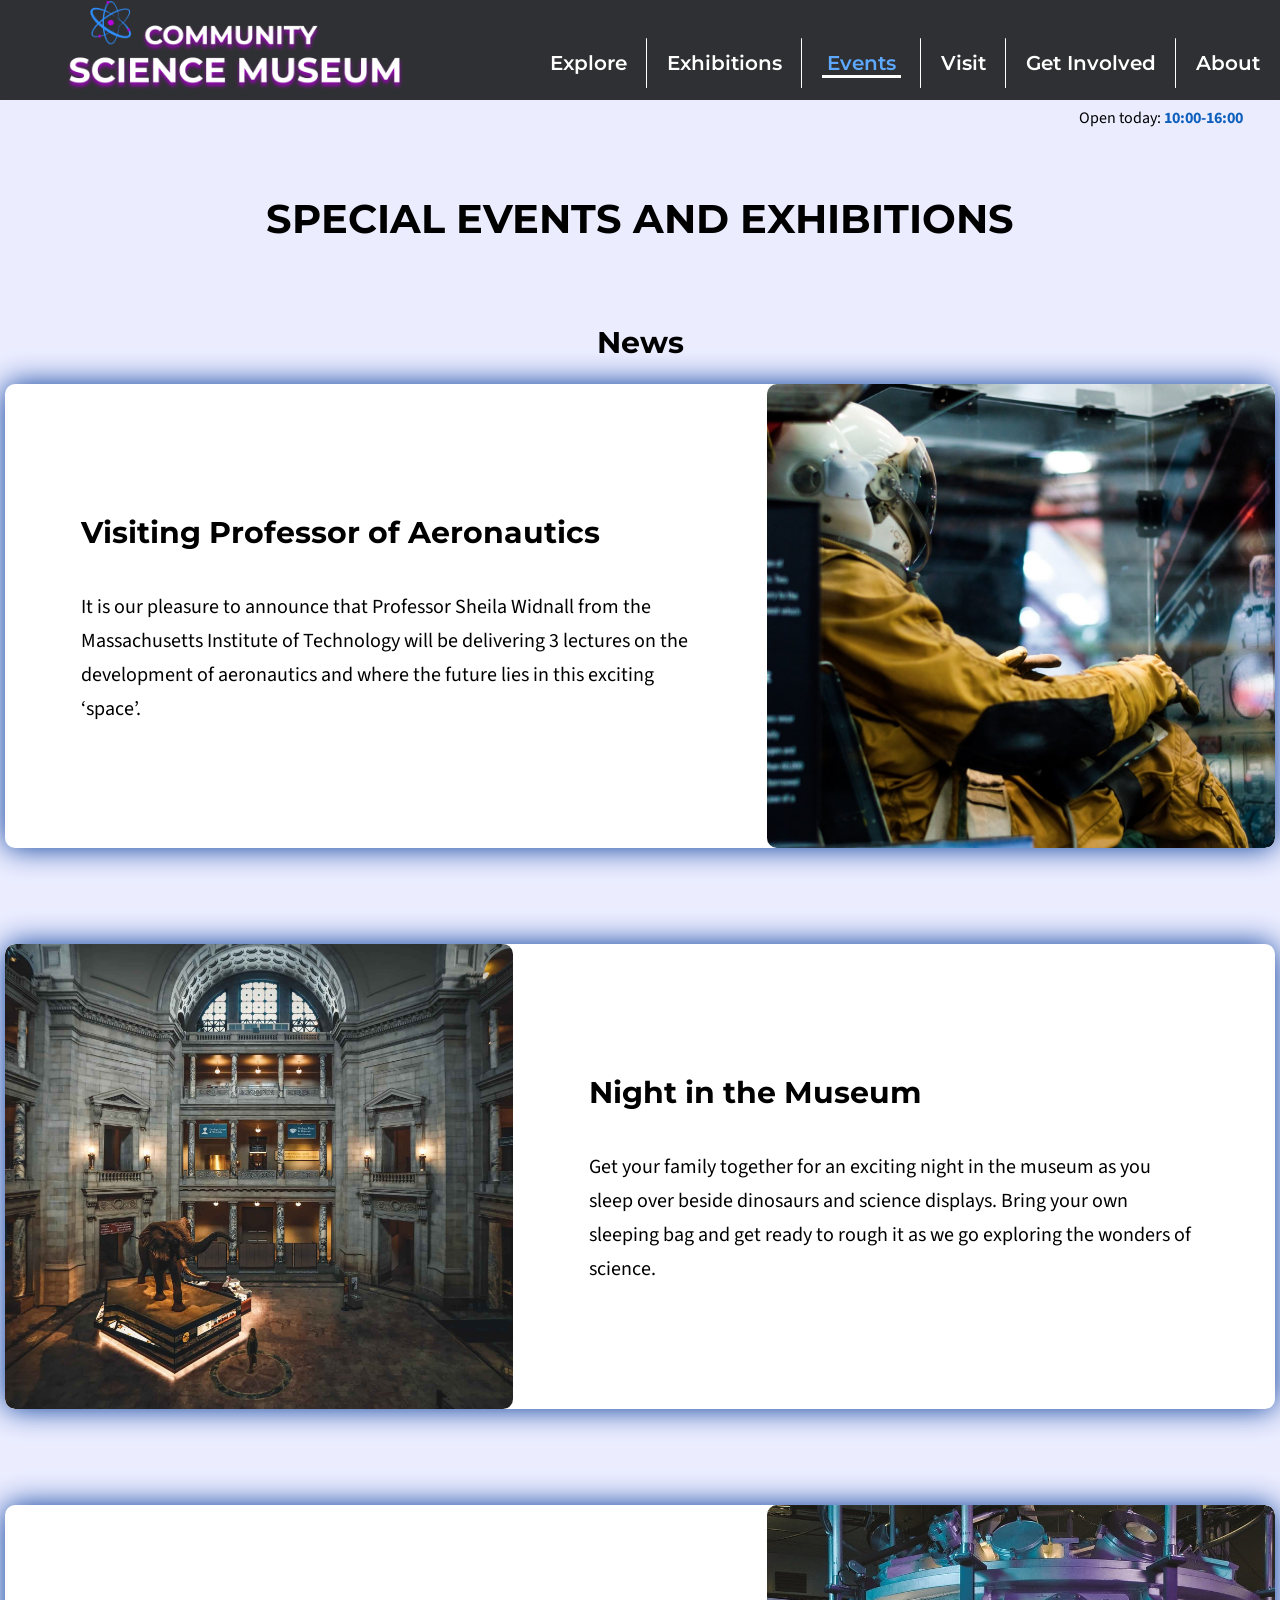
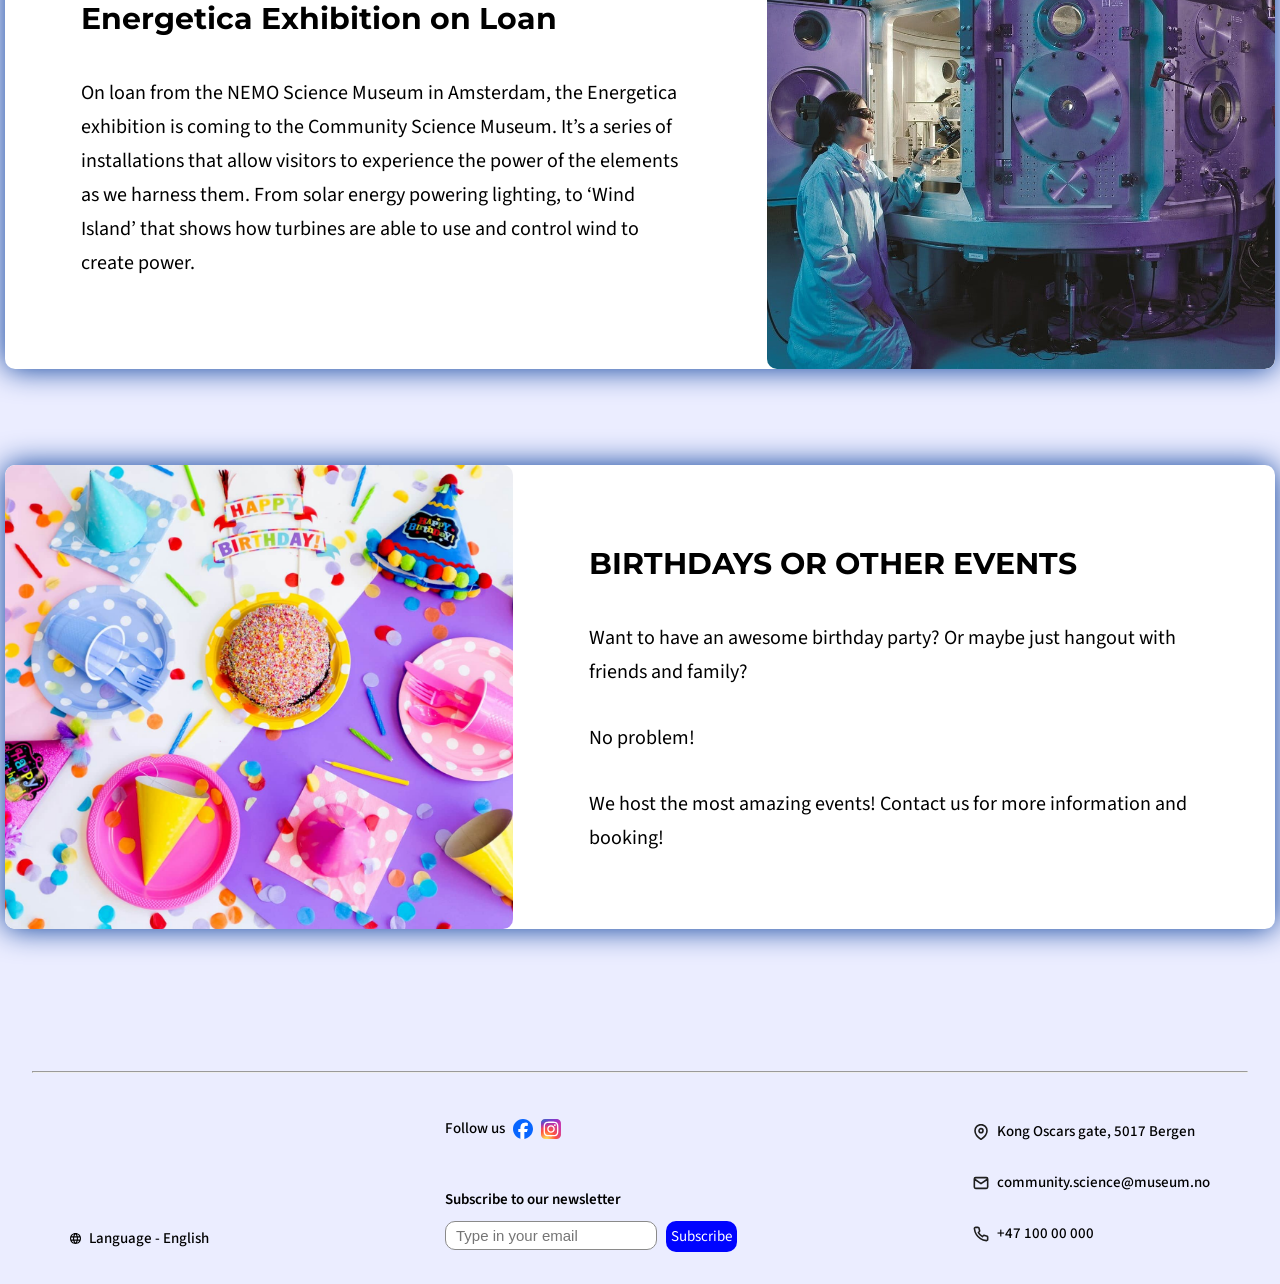
<file: events.html>
<!DOCTYPE html>
<html lang="en">
<head>
  <meta name="description" content="Discover special events at the Community Science Museum, including activities, workshops, and educational experiences for childeren and families.">
  <meta charset="UTF-8">
  <meta name="viewport" content="width=device-width, initial-scale=1.0">
  <link rel="preconnect" href="https://fonts.googleapis.com">
  <link rel="preconnect" href="https://fonts.gstatic.com" crossorigin>
  <link href="https://fonts.googleapis.com/css2?family=Montserrat:ital,wght@0,100..900;1,100..900&family=Source+Sans+3:ital,wght@0,200..900;1,200..900&display=swap" rel="stylesheet">
  <link rel="stylesheet" href="styles/global.css">
  <link rel="stylesheet" href="styles/events.css">
  <link rel="stylesheet" href="styles/cards.css">
  <link rel="icon" href="assets/favicon_io/favicon.ico">
  <link rel="icon" type="image/png" sizes="16x16" href="assets/favicon_io/favicon-16x16.png">
  <link rel="icon" type="image/png" sizes="32x32" href="assets/favicon_io/favicon-32x32.png">
  <link rel="apple-touch-icon" sizes="180x180" href="assets/favicon_io/apple-touch-icon.png">
  <title>Events | Community Science Museum</title>
</head>
<body>
  <!-- Top bar -->
  <header class="header">
    <!-- Logo -->
     <a href="index.html" class="logo"><img class="logo" src="assets/Logo.png" alt="community science museum logo" width="848" height="208"></a>
    <!-- Navigation Menu -->
    <input type="checkbox" id="hamburger-toggle" class="keyboard-nav" tabindex="0">

      <label for="hamburger-toggle" class="hamburger-menu">
          <svg aria-hidden="true" width="40" height="40" viewBox="0 0 24 24" fill="none" xmlns="http://www.w3.org/2000/svg">
          <path d="M3 12H21M3 6H21M3 18H21" stroke="white" stroke-width="2.5" stroke-linecap="round" stroke-linejoin="round"/>
          </svg>
          <span class="screen-readers-only">Menu</span>
      </label>
      
      <nav aria-label="Navigation menu" class="navigation-menu">
        <ul>
          <li><a href="explore.html" class="nav-links">Explore</a></li>
          <li><a href="exhibitions.html" class="nav-links">Exhibitions</a></li>
          <li><a href="events.html" class="active-nav">Events</a></li>
          <li><a href="visit.html" class="nav-links">Visit</a></li>
          <li><a href="get-involved.html" class="nav-links">Get Involved</a></li>
          <li><a href="about.html" class="nav-links">About</a></li>
        </ul>
      </nav>
  </header>

  <main>
    <div class="opening-hours">
      <span>Open today: <strong style="color:#0F60BC;">10:00-16:00</strong></span>
    </div>

    <header>
      <h1>SPECIAL EVENTS AND EXHIBITIONS</h1>
      <p>News</p>
    </header>

      <section class="events-card" id="visiting-professor">
        <div>
          <h2>Visiting Professor of Aeronautics</h2>
          <p>It is our pleasure to announce that Professor Sheila Widnall from the Massachusetts Institute of Technology will be delivering 3 lectures on the development of aeronautics and where the future lies in this exciting ‘space’.</p>
        </div>
        <img src="assets/events/andrew-ruiz-348421.jpg" alt="Man inside an spacecraft in a suit and helmet">
      </section>

      <section class="events-card change-order" id="night-museum">
        <div>
          <h2>Night in the Museum</h2>
          <p>Get your family together for an exciting night in the museum as you sleep over beside dinosaurs and science displays. Bring your own sleeping bag and get ready to rough it as we go exploring the wonders of science.</p>
        </div>
        <img src="assets/events/roberto-nickson-396152.jpg" alt="A overlook of a museum room with an elefant">
      </section>

      <section class="events-card" id="energetica-exhibition">
        <div>
          <h2>Energetica Exhibition on Loan</h2>
          <p>On loan from the NEMO Science Museum in Amsterdam, the Energetica exhibition is coming to the Community Science Museum. It’s a series of installations that allow visitors to experience the power of the elements as we harness them. From solar energy powering lighting, to ‘Wind Island’ that shows how turbines are able to use and control wind to create power.</p>
        </div>
        <img src="assets/events/scientific-2040795_1280.jpg" alt="woman in a white coat and uv glasses working with a large machine" loading="lazy">
      </section>

      <section class="events-card change-order">
        <div>
          <h2>BIRTHDAYS OR OTHER EVENTS</h2>
          <p>Want to have an awesome birthday party? Or maybe just hangout with friends and family?</p>
          <p>No problem!</p>
          <p>We host the most amazing events! Contact us for more information and booking!</p>
        </div>
        <img src="assets/events/lidya-nada-MD_ha01Bk7c-unsplash.jpg" alt="birthday plates and hats in different colors with confetti spread around and a kake in the middle" loading="lazy">
      </section>

  </main>
  
  <hr>
  <footer class="footer-section">
    <div class="language">
      <a href="placeholder.html" aria-label="Choose Language">
        <svg aria-hidden="true" width="11" height="11" viewBox="0 0 11 11" fill="none" xmlns="http://www.w3.org/2000/svg">
        <path d="M5.5 11C4.74833 11 4.03792 10.8556 3.36875 10.5669C2.69958 10.2781 2.11521 9.88396 1.61563 9.38438C1.11604 8.88479 0.721875 8.30042 0.433125 7.63125C0.144375 6.96208 0 6.25167 0 5.5C0 4.73917 0.144375 4.02646 0.433125 3.36188C0.721875 2.69729 1.11604 2.11521 1.61563 1.61563C2.11521 1.11604 2.69958 0.721875 3.36875 0.433125C4.03792 0.144375 4.74833 0 5.5 0C6.26083 0 6.97354 0.144375 7.63812 0.433125C8.30271 0.721875 8.88479 1.11604 9.38438 1.61563C9.88396 2.11521 10.2781 2.69729 10.5669 3.36188C10.8556 4.02646 11 4.73917 11 5.5C11 6.25167 10.8556 6.96208 10.5669 7.63125C10.2781 8.30042 9.88396 8.88479 9.38438 9.38438C8.88479 9.88396 8.30271 10.2781 7.63812 10.5669C6.97354 10.8556 6.26083 11 5.5 11ZM5.5 9.8725C5.73833 9.5425 5.94458 9.19875 6.11875 8.84125C6.29292 8.48375 6.435 8.10333 6.545 7.7H4.455C4.565 8.10333 4.70708 8.48375 4.88125 8.84125C5.05542 9.19875 5.26167 9.5425 5.5 9.8725ZM4.07 9.6525C3.905 9.35 3.76063 9.03604 3.63688 8.71063C3.51313 8.38521 3.41 8.04833 3.3275 7.7H1.705C1.97083 8.15833 2.30312 8.55708 2.70187 8.89625C3.10063 9.23542 3.55667 9.4875 4.07 9.6525ZM6.93 9.6525C7.44333 9.4875 7.89938 9.23542 8.29813 8.89625C8.69688 8.55708 9.02917 8.15833 9.295 7.7H7.6725C7.59 8.04833 7.48688 8.38521 7.36312 8.71063C7.23938 9.03604 7.095 9.35 6.93 9.6525ZM1.2375 6.6H3.1075C3.08 6.41667 3.05938 6.23563 3.04562 6.05688C3.03187 5.87813 3.025 5.6925 3.025 5.5C3.025 5.3075 3.03187 5.12188 3.04562 4.94313C3.05938 4.76438 3.08 4.58333 3.1075 4.4H1.2375C1.19167 4.58333 1.15729 4.76438 1.13437 4.94313C1.11146 5.12188 1.1 5.3075 1.1 5.5C1.1 5.6925 1.11146 5.87813 1.13437 6.05688C1.15729 6.23563 1.19167 6.41667 1.2375 6.6ZM4.2075 6.6H6.7925C6.82 6.41667 6.84063 6.23563 6.85438 6.05688C6.86813 5.87813 6.875 5.6925 6.875 5.5C6.875 5.3075 6.86813 5.12188 6.85438 4.94313C6.84063 4.76438 6.82 4.58333 6.7925 4.4H4.2075C4.18 4.58333 4.15938 4.76438 4.14563 4.94313C4.13188 5.12188 4.125 5.3075 4.125 5.5C4.125 5.6925 4.13188 5.87813 4.14563 6.05688C4.15938 6.23563 4.18 6.41667 4.2075 6.6ZM7.8925 6.6H9.7625C9.80833 6.41667 9.84271 6.23563 9.86563 6.05688C9.88854 5.87813 9.9 5.6925 9.9 5.5C9.9 5.3075 9.88854 5.12188 9.86563 4.94313C9.84271 4.76438 9.80833 4.58333 9.7625 4.4H7.8925C7.92 4.58333 7.94063 4.76438 7.95438 4.94313C7.96813 5.12188 7.975 5.3075 7.975 5.5C7.975 5.6925 7.96813 5.87813 7.95438 6.05688C7.94063 6.23563 7.92 6.41667 7.8925 6.6ZM7.6725 3.3H9.295C9.02917 2.84167 8.69688 2.44292 8.29813 2.10375C7.89938 1.76458 7.44333 1.5125 6.93 1.3475C7.095 1.65 7.23938 1.96396 7.36312 2.28938C7.48688 2.61479 7.59 2.95167 7.6725 3.3ZM4.455 3.3H6.545C6.435 2.89667 6.29292 2.51625 6.11875 2.15875C5.94458 1.80125 5.73833 1.4575 5.5 1.1275C5.26167 1.4575 5.05542 1.80125 4.88125 2.15875C4.70708 2.51625 4.565 2.89667 4.455 3.3ZM1.705 3.3H3.3275C3.41 2.95167 3.51313 2.61479 3.63688 2.28938C3.76063 1.96396 3.905 1.65 4.07 1.3475C3.55667 1.5125 3.10063 1.76458 2.70187 2.10375C2.30312 2.44292 1.97083 2.84167 1.705 3.3Z" fill="black"/>
        </svg>
         Language - English
      </a>
    </div>


    <div class="social">
      <div class="social-media">
        Follow us 
        <a href="https://facebook.com" target="_blank" rel="noopener noreferrer">
          <svg aria-hidden="true" width="20" height="20" viewBox="0 0 20 20" fill="none" xmlns="http://www.w3.org/2000/svg">
          <g clip-path="url(#clip0_159_3190)">
          <path d="M20 10C20 4.4772 15.5228 0 10 0C4.4772 0 0 4.4772 0 10C0 14.6896 3.2288 18.6248 7.5844 19.7056V13.056H5.5224V10H7.5844V8.6832C7.5844 5.2796 9.1248 3.702 12.4664 3.702C13.1 3.702 14.1932 3.8264 14.6404 3.9504V6.7204C14.4044 6.6956 13.9944 6.6832 13.4852 6.6832C11.8456 6.6832 11.212 7.3044 11.212 8.9192V10H14.4784L13.9172 13.056H11.212V19.9268C16.1636 19.3288 20.0004 15.1128 20.0004 10H20Z" fill="#0866FF"/>
          <path d="M13.9173 13.0559L14.4785 9.9999H11.2121V8.9191C11.2121 7.3043 11.8457 6.6831 13.4853 6.6831C13.9945 6.6831 14.4045 6.6955 14.6405 6.7203V3.9503C14.1933 3.8259 13.1001 3.7019 12.4665 3.7019C9.12486 3.7019 7.58446 5.2795 7.58446 8.6831V9.9999H5.52246V13.0559H7.58446V19.7055C8.35806 19.8975 9.16726 19.9999 10.0001 19.9999C10.4101 19.9999 10.8145 19.9747 11.2117 19.9267V13.0559H13.9169H13.9173Z" fill="white"/>
          </g>
          <defs>
          <clipPath id="clip0_159_3190">
          <rect width="20" height="20" fill="white"/>
          </clipPath>
          </defs>
          </svg>
          <span class="screen-readers-only">Facebook</span>
        </a>

        <a href="http://instagram.com" target="_blank" rel="noopener noreferrer">
          <svg aria-hidden="true" width="20" height="20" viewBox="0 0 20 20" fill="none" xmlns="http://www.w3.org/2000/svg">
          <path d="M10.0033 0C5.82836 0 4.60736 0.00430806 4.37002 0.024002C3.51325 0.0952388 2.98012 0.230173 2.39931 0.519429C1.9517 0.741755 1.59869 0.999469 1.25029 1.36073C0.615799 2.01956 0.231256 2.83009 0.0920511 3.79355C0.0243715 4.26128 0.00468288 4.35668 0.000683632 6.7458C-0.00085454 7.54218 0.000683632 8.59027 0.000683632 9.99608C0.000683632 14.1687 0.00529815 15.3888 0.0252944 15.6258C0.0945122 16.4597 0.225257 16.9844 0.502128 17.5583C1.03126 18.6568 2.04184 19.4815 3.23238 19.7892C3.64461 19.8954 4.09991 19.9538 4.68442 19.9815C4.93206 19.9923 7.4562 20 9.98188 20C12.5076 20 15.0332 19.9969 15.2747 19.9846C15.9515 19.9528 16.3445 19.9 16.7791 19.7877C17.3694 19.6362 17.9195 19.3577 18.3911 18.9716C18.8627 18.5855 19.2443 18.101 19.5093 17.5521C19.7808 16.9921 19.9185 16.4474 19.9808 15.657C19.9943 15.4847 20 12.7372 20 9.99346C20 7.24923 19.9938 4.50684 19.9803 4.33452C19.9172 3.53138 19.7796 2.99133 19.4993 2.42051C19.2694 1.95324 19.014 1.60429 18.6433 1.24749C17.9819 0.615437 17.1728 0.230789 16.2086 0.0917001C15.7414 0.0241559 15.6484 0.0041542 13.258 0H10.0033Z" fill="url(#paint0_radial_159_3193)"/>
          <path d="M10.0033 0C5.82836 0 4.60736 0.00430806 4.37002 0.024002C3.51325 0.0952388 2.98012 0.230173 2.39931 0.519429C1.9517 0.741755 1.59869 0.999469 1.25029 1.36073C0.615799 2.01956 0.231256 2.83009 0.0920511 3.79355C0.0243715 4.26128 0.00468288 4.35668 0.000683632 6.7458C-0.00085454 7.54218 0.000683632 8.59027 0.000683632 9.99608C0.000683632 14.1687 0.00529815 15.3888 0.0252944 15.6258C0.0945122 16.4597 0.225257 16.9844 0.502128 17.5583C1.03126 18.6568 2.04184 19.4815 3.23238 19.7892C3.64461 19.8954 4.09991 19.9538 4.68442 19.9815C4.93206 19.9923 7.4562 20 9.98188 20C12.5076 20 15.0332 19.9969 15.2747 19.9846C15.9515 19.9528 16.3445 19.9 16.7791 19.7877C17.3694 19.6362 17.9195 19.3577 18.3911 18.9716C18.8627 18.5855 19.2443 18.101 19.5093 17.5521C19.7808 16.9921 19.9185 16.4474 19.9808 15.657C19.9943 15.4847 20 12.7372 20 9.99346C20 7.24923 19.9938 4.50684 19.9803 4.33452C19.9172 3.53138 19.7796 2.99133 19.4993 2.42051C19.2694 1.95324 19.014 1.60429 18.6433 1.24749C17.9819 0.615437 17.1728 0.230789 16.2086 0.0917001C15.7414 0.0241559 15.6484 0.0041542 13.258 0H10.0033Z" fill="url(#paint1_radial_159_3193)"/>
          <path d="M9.99892 2.61523C7.99376 2.61523 7.74212 2.624 6.95457 2.65985C6.16857 2.69586 5.63205 2.82033 5.1626 3.00296C4.677 3.19159 4.26508 3.44392 3.85469 3.85457C3.444 4.26507 3.19174 4.6771 3.00255 5.16268C2.8195 5.63241 2.69491 6.16923 2.65953 6.95514C2.62446 7.7429 2.61523 7.99477 2.61523 10.0005C2.61523 12.0062 2.62416 12.2571 2.65984 13.0449C2.69599 13.8311 2.82043 14.3678 3.00285 14.8373C3.19159 15.3231 3.44385 15.7351 3.85439 16.1456C4.26462 16.5564 4.67654 16.8094 5.16183 16.998C5.63159 17.1806 6.16826 17.3051 6.95411 17.3411C7.74165 17.3769 7.99315 17.3857 9.99815 17.3857C12.0035 17.3857 12.2543 17.3769 13.0419 17.3411C13.8279 17.3051 14.365 17.1806 14.8348 16.998C15.3202 16.8094 15.7315 16.5564 16.1418 16.1456C16.5525 15.7351 16.8047 15.3231 16.9939 14.8375C17.1754 14.3678 17.3 13.831 17.3369 13.045C17.3723 12.2573 17.3815 12.0062 17.3815 10.0005C17.3815 7.99477 17.3723 7.74305 17.3369 6.95529C17.3 6.16907 17.1754 5.63241 16.9939 5.16283C16.8047 4.6771 16.5525 4.26507 16.1418 3.85457C15.7311 3.44377 15.3204 3.19144 14.8343 3.00296C14.3636 2.82033 13.8268 2.69586 13.0408 2.65985C12.2533 2.624 12.0025 2.61523 9.99677 2.61523H9.99892ZM9.33659 3.94612C9.53316 3.94581 9.75251 3.94612 9.99892 3.94612C11.9702 3.94612 12.2039 3.95319 12.9824 3.98858C13.7022 4.02151 14.0929 4.14182 14.3532 4.24291C14.6977 4.37677 14.9434 4.53678 15.2016 4.79526C15.4601 5.05375 15.62 5.29992 15.7541 5.64457C15.8552 5.90459 15.9756 6.29539 16.0084 7.01545C16.0438 7.79398 16.0515 8.02785 16.0515 9.99878C16.0515 11.9697 16.0438 12.2036 16.0084 12.9821C15.9755 13.7022 15.8552 14.093 15.7541 14.353C15.6203 14.6976 15.4601 14.943 15.2016 15.2014C14.9432 15.4599 14.6979 15.6199 14.3532 15.7537C14.0932 15.8553 13.7022 15.9753 12.9824 16.0082C12.204 16.0436 11.9702 16.0513 9.99892 16.0513C8.02745 16.0513 7.7938 16.0436 7.01548 16.0082C6.29562 15.975 5.90492 15.8547 5.64451 15.7536C5.29996 15.6197 5.05385 15.4597 4.79544 15.2012C4.53703 14.9427 4.37706 14.6972 4.24293 14.3524C4.14187 14.0924 4.02143 13.7016 3.98867 12.9815C3.95329 12.203 3.94621 11.9691 3.94621 9.99693C3.94621 8.02477 3.95329 7.79213 3.98867 7.01361C4.02159 6.29355 4.14187 5.90274 4.24293 5.64241C4.37675 5.29777 4.53703 5.05159 4.79544 4.79311C5.05385 4.53463 5.29996 4.37461 5.64451 4.24045C5.90477 4.1389 6.29562 4.01889 7.01548 3.98581C7.69659 3.95504 7.96054 3.94581 9.33659 3.94427V3.94612ZM13.94 5.17237C13.7648 5.17237 13.5935 5.22436 13.4478 5.32175C13.3021 5.41915 13.1885 5.55757 13.1215 5.71953C13.0544 5.88148 13.0369 6.05969 13.0711 6.23161C13.1053 6.40353 13.1897 6.56144 13.3136 6.68537C13.4376 6.8093 13.5955 6.89368 13.7674 6.92784C13.9393 6.962 14.1174 6.94441 14.2793 6.87728C14.4412 6.81016 14.5795 6.69652 14.6768 6.55074C14.7742 6.40496 14.8261 6.23359 14.826 6.05829C14.826 5.56902 14.4292 5.17207 13.94 5.17207V5.17237ZM9.99892 6.20785C7.90501 6.20785 6.20733 7.90599 6.20733 10.0005C6.20733 12.095 7.90501 13.7923 9.99892 13.7923C12.0928 13.7923 13.7901 12.095 13.7901 10.0005C13.7901 7.90599 12.0927 6.20785 9.99877 6.20785H9.99892ZM9.99892 7.53873C11.3581 7.53873 12.46 8.64082 12.46 10.0005C12.46 11.36 11.3581 12.4622 9.99892 12.4622C8.63964 12.4622 7.53785 11.36 7.53785 10.0005C7.53785 8.64082 8.63964 7.53873 9.99892 7.53873V7.53873Z" fill="white"/>
          <defs>
          <radialGradient id="paint0_radial_159_3193" cx="0" cy="0" r="1" gradientUnits="userSpaceOnUse" gradientTransform="translate(5.31253 21.5404) rotate(-90) scale(19.8215 18.4355)">
          <stop offset="0" stop-color="#FFDD55"/>
          <stop offset="0.1" stop-color="#FFDD55"/>
          <stop offset="0.5" stop-color="#FF543E"/>
          <stop offset="1" stop-color="#C837AB"/>
          </radialGradient>
          <radialGradient id="paint1_radial_159_3193" cx="0" cy="0" r="1" gradientTransform="matrix(1.73907 8.68794 -35.8113 7.17241 -3.35011 1.44077)" gradientUnits="userSpaceOnUse">
          <stop offset="0" stop-color="#3771C8"/>
          <stop offset="0.128" stop-color="#3771C8"/>
          <stop offset="1" stop-color="#6600FF" stop-opacity="0"/>
          </radialGradient>
          </defs>
          </svg>
          <span class="screen-readers-only">Instagram</span>
        </a>
      </div>
      
      <form class="subscribe-section" action="#" method="post">
        <label for="email-footer">Subscribe to our newsletter</label><br>
        <input type="email" id="email-footer" placeholder="Type in your email" required>

        <button type="submit" class="subscribe-button">Subscribe</button>  
      </form>
    </div>

    <address class="contact-info">
        <a href="https://www.google.com/maps/?q=Kong+Oscars+gate,+Bergen" target="_blank" rel="noopener noreferrer" aria-label="View address on map">
          <svg aria-hidden="true" width="16" height="16" viewBox="0 0 16 16" fill="none" xmlns="http://www.w3.org/2000/svg">
          <g clip-path="url(#clip0_155_3023)">
          <path d="M14 6.6665C14 11.3332 8 15.3332 8 15.3332C8 15.3332 2 11.3332 2 6.6665C2 5.0752 2.63214 3.54908 3.75736 2.42386C4.88258 1.29864 6.4087 0.666504 8 0.666504C9.5913 0.666504 11.1174 1.29864 12.2426 2.42386C13.3679 3.54908 14 5.0752 14 6.6665Z" stroke="#1E1E1E" stroke-width="1.6" stroke-linecap="round" stroke-linejoin="round"/>
          <path d="M8 8.6665C9.10457 8.6665 10 7.77107 10 6.6665C10 5.56193 9.10457 4.6665 8 4.6665C6.89543 4.6665 6 5.56193 6 6.6665C6 7.77107 6.89543 8.6665 8 8.6665Z" stroke="#1E1E1E" stroke-width="1.6" stroke-linecap="round" stroke-linejoin="round"/>
          </g>
          <defs>
          <clipPath id="clip0_155_3023">
          <rect width="16" height="16" fill="white"/>
          </clipPath>
          </defs>
          </svg>
            Kong Oscars gate, 5017 Bergen
        </a><br>

        <a href="mailto:community.science@museum.no?subject=Inquiry" aria-label="Send email to museum">
          <svg aria-hidden="true" width="16" height="16" viewBox="0 0 16 16" fill="none" xmlns="http://www.w3.org/2000/svg">
          <path d="M14.6667 3.99984C14.6667 3.2665 14.0667 2.6665 13.3334 2.6665H2.66671C1.93337 2.6665 1.33337 3.2665 1.33337 3.99984M14.6667 3.99984V11.9998C14.6667 12.7332 14.0667 13.3332 13.3334 13.3332H2.66671C1.93337 13.3332 1.33337 12.7332 1.33337 11.9998V3.99984M14.6667 3.99984L8.00004 8.6665L1.33337 3.99984" stroke="#1E1E1E" stroke-width="1.6" stroke-linecap="round" stroke-linejoin="round"/>
          </svg>
            community.science@museum.no
        </a><br>

        <a href="tel:+4710000000" aria-label="Call museum">
          <svg aria-hidden="true" width="16" height="16" viewBox="0 0 16 16" fill="none" xmlns="http://www.w3.org/2000/svg">
          <g clip-path="url(#clip0_155_3022)">
          <path d="M14.6667 11.2802V13.2802C14.6675 13.4659 14.6294 13.6497 14.555 13.8198C14.4807 13.9899 14.3716 14.1426 14.2348 14.2681C14.0979 14.3937 13.9364 14.4892 13.7605 14.5487C13.5847 14.6082 13.3983 14.6303 13.2134 14.6136C11.1619 14.3907 9.19137 13.6897 7.46004 12.5669C5.84926 11.5433 4.48359 10.1777 3.46004 8.56689C2.33336 6.8277 1.6322 4.84756 1.41337 2.78689C1.39671 2.60254 1.41862 2.41673 1.4777 2.24131C1.53679 2.06589 1.63175 1.90469 1.75655 1.76797C1.88134 1.63126 2.03324 1.52203 2.20256 1.44724C2.37189 1.37245 2.55493 1.33374 2.74004 1.33356H4.74004C5.06357 1.33038 5.37723 1.44495 5.62254 1.65592C5.86786 1.86689 6.02809 2.15986 6.07337 2.48023C6.15779 3.12027 6.31434 3.74871 6.54004 4.35356C6.62973 4.59218 6.64914 4.8515 6.59597 5.10081C6.5428 5.35012 6.41928 5.57897 6.24004 5.76023L5.39337 6.60689C6.34241 8.27592 7.72434 9.65786 9.39337 10.6069L10.24 9.76023C10.4213 9.58099 10.6501 9.45746 10.8994 9.40429C11.1488 9.35112 11.4081 9.37053 11.6467 9.46023C12.2516 9.68593 12.88 9.84248 13.52 9.92689C13.8439 9.97258 14.1396 10.1357 14.3511 10.3852C14.5625 10.6348 14.6748 10.9533 14.6667 11.2802Z" stroke="#1E1E1E" stroke-width="1.6" stroke-linecap="round" stroke-linejoin="round"/>
          </g>
          <defs>
          <clipPath id="clip0_155_3022">
          <rect width="16" height="16" fill="white"/>
          </clipPath>
          </defs>
          </svg>
            +47 100 00 000
        </a>
    </address>
  </footer>
</body>
</html>
</file>
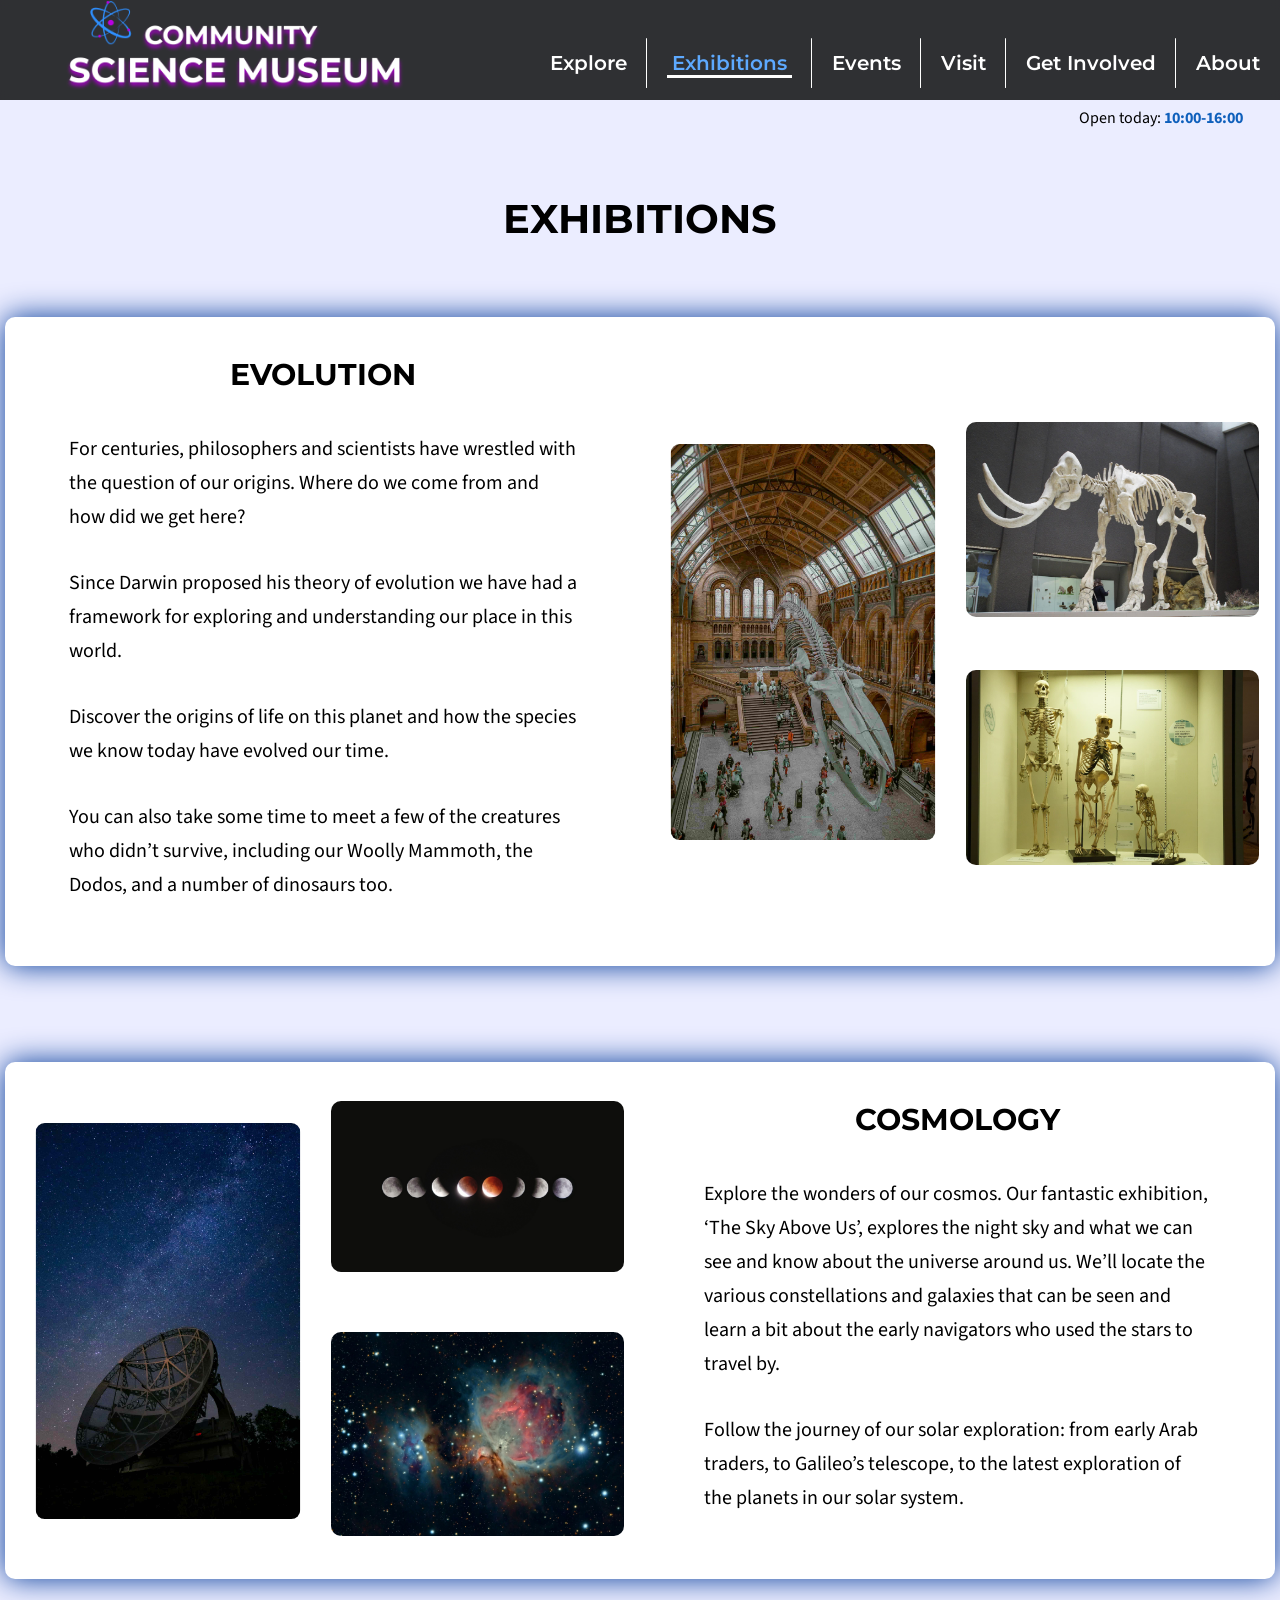
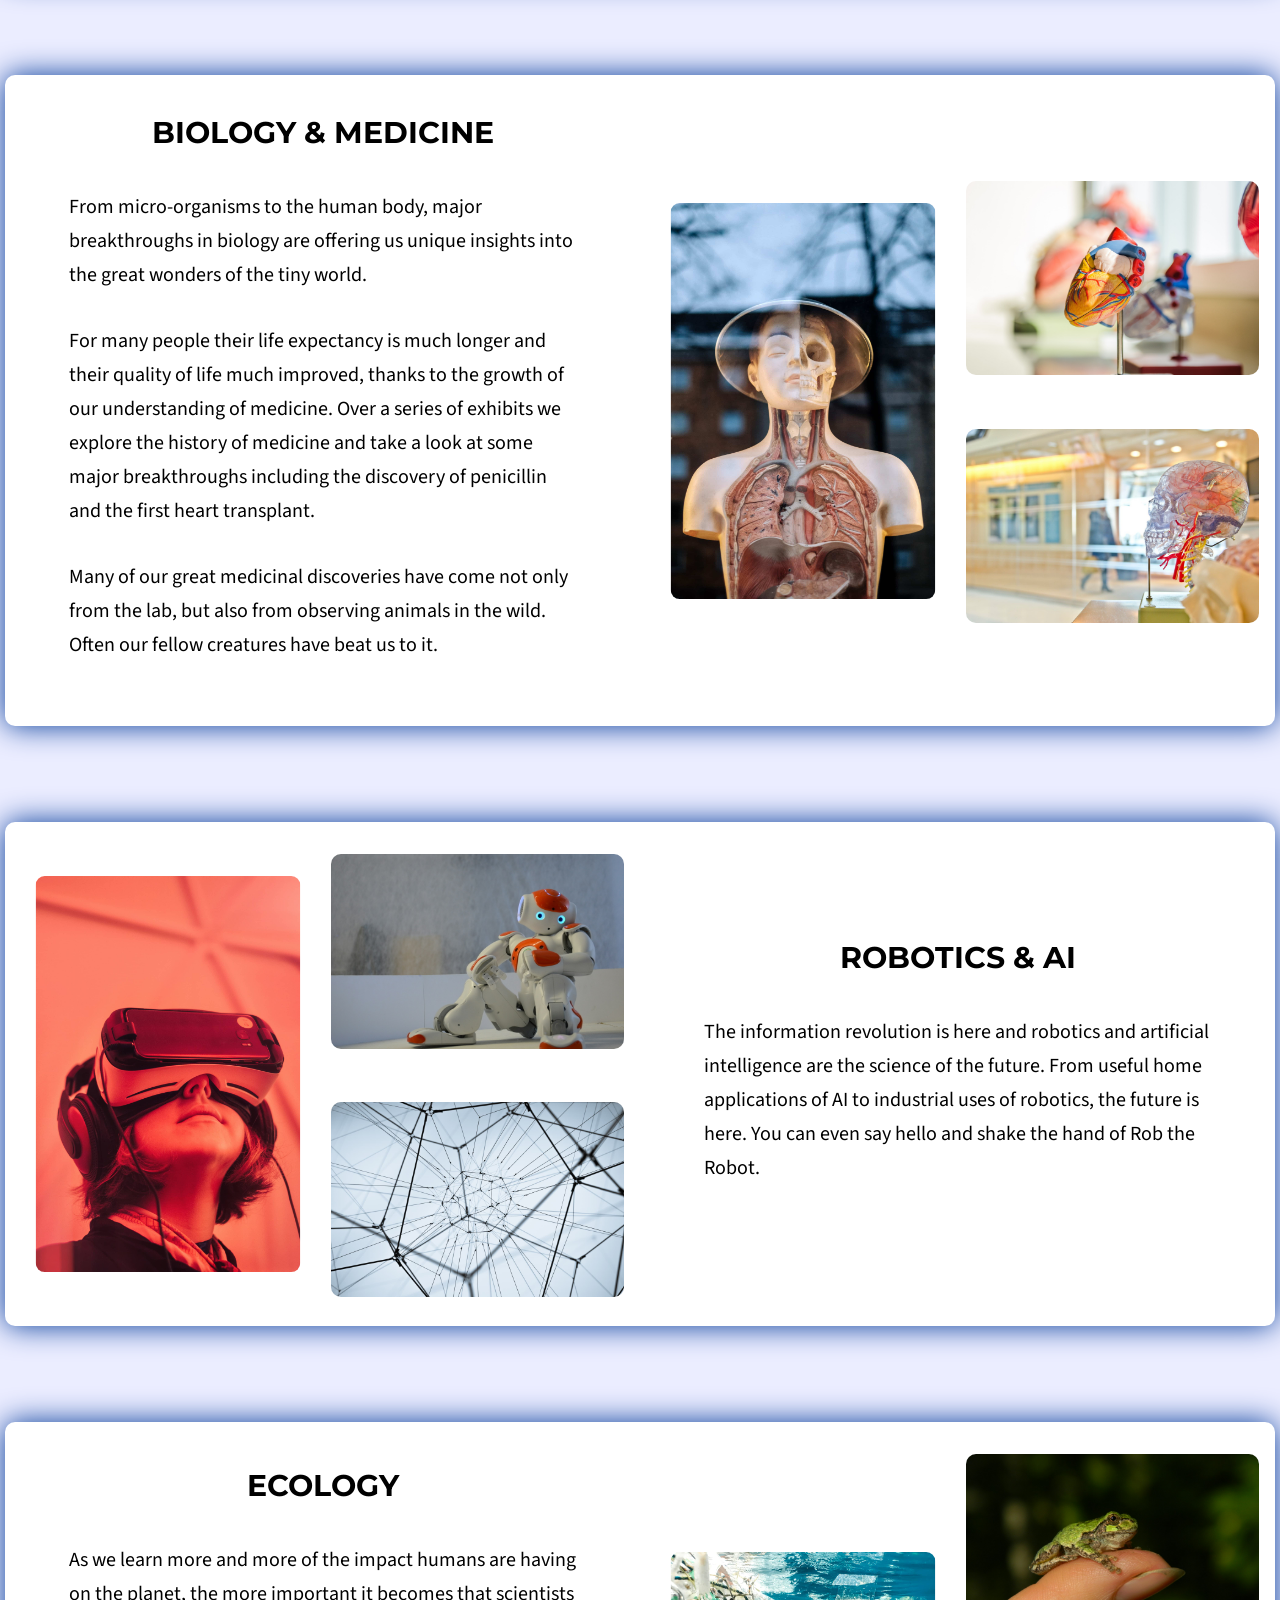
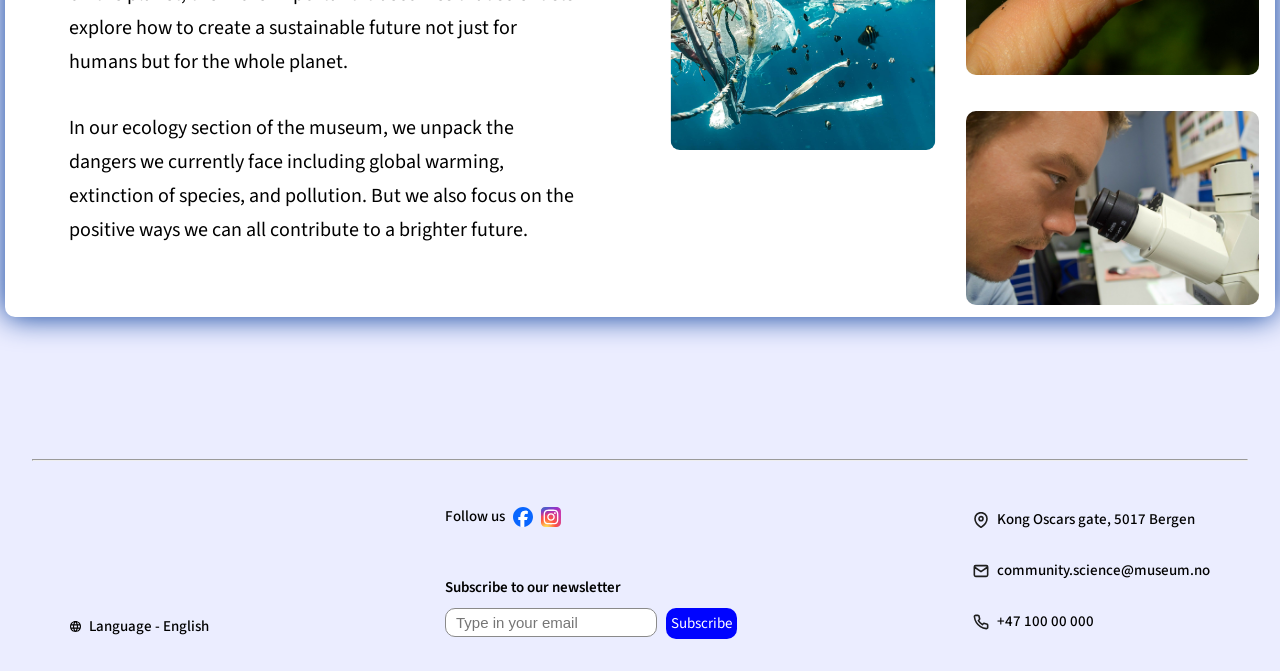
<file: exhibitions.html>
<!DOCTYPE html>
<html lang="en">
<head>
  <meta name="description" content="Learn about biology, the universe, human evolution, and the digital world through interactive exhibitions at the Community Science Museum.">
  <meta charset="UTF-8">
  <meta name="viewport" content="width=device-width, initial-scale=1.0">
  <link rel="preconnect" href="https://fonts.googleapis.com">
  <link rel="preconnect" href="https://fonts.gstatic.com" crossorigin>
  <link href="https://fonts.googleapis.com/css2?family=Montserrat:ital,wght@0,100..900;1,100..900&family=Source+Sans+3:ital,wght@0,200..900;1,200..900&display=swap" rel="stylesheet">
  <link rel="stylesheet" href="styles/global.css">
  <link rel="stylesheet" href="styles/exhibitions.css">
  <link rel="stylesheet" href="styles/cards.css">
  <link rel="icon" href="assets/favicon_io/favicon.ico">
  <link rel="icon" type="image/png" sizes="16x16" href="assets/favicon_io/favicon-16x16.png">
  <link rel="icon" type="image/png" sizes="32x32" href="assets/favicon_io/favicon-32x32.png">
  <link rel="apple-touch-icon" sizes="180x180" href="assets/favicon_io/apple-touch-icon.png">
  <title>Exhibitions | Community Science Museum</title>
</head>
<body>
  <!-- Top bar -->
  <header class="header">
    <!-- Logo -->
     <a href="index.html" class="logo"><img class="logo" src="assets/Logo.png" alt="community science museum logo" width="848" height="208"></a>
    <!-- Navigation Menu -->
    <input type="checkbox" id="hamburger-toggle" class="keyboard-nav" tabindex="0">

      <label for="hamburger-toggle" class="hamburger-menu">
          <svg aria-hidden="true" width="40" height="40" viewBox="0 0 24 24" fill="none" xmlns="http://www.w3.org/2000/svg">
          <path d="M3 12H21M3 6H21M3 18H21" stroke="white" stroke-width="2.5" stroke-linecap="round" stroke-linejoin="round"/>
          </svg>
          <span class="screen-readers-only">Menu</span>
      </label>
      
      <nav aria-label="Navigation menu" class="navigation-menu">
        <ul>
          <li><a href="explore.html" class="nav-links">Explore</a></li>
          <li><a href="exhibitions.html" class="active-nav">Exhibitions</a></li>
          <li><a href="events.html" class="nav-links">Events</a></li>
          <li><a href="visit.html" class="nav-links">Visit</a></li>
          <li><a href="get-involved.html" class="nav-links">Get Involved</a></li>
          <li><a href="about.html" class="nav-links">About</a></li>
        </ul>
      </nav>
  </header>

  <main>
    <div class="opening-hours">
      <span>Open today: <strong style="color:#0F60BC;">10:00-16:00</strong></span>
      </div>

      <h1>EXHIBITIONS</h1>

      <section class="container evolution" id="evolution">
        <div class="evolution-card">
          <h2>EVOLUTION</h2>
          <p>For centuries, philosophers and scientists have wrestled with the question of our origins. Where do we come from and how did we get here? </p>
          <p>Since Darwin proposed his theory of evolution we have had a framework for exploring and understanding our place in this world.</p>
          <p>Discover the origins of life on this planet and how the species we know today have evolved our time. </p>
          <p>You can also take some time to meet a few of the creatures who didn’t survive, including our Woolly Mammoth, the Dodos, and a number of dinosaurs too.</p>
        </div>
        <div class="evolution-images">
          <img class="img2" src="assets/evolution/skeleton-414543_1920.jpg" alt="Skeleton evolving over time from monkey to human">
          <img class="img1" src="assets/evolution/mammoth-1257288_1920.jpg" alt="Skeleton of a mammoth in a museum">
          <img class="img3" src="assets/evolution/toa-heftiba-412579.jpg" alt="Large room with a skeleton hanging from the ceiling">
        </div>
      </section>

      <section class="container" id="cosmology">
        <div class="cosmology-card">
          <h2>COSMOLOGY</h2>
          <p>Explore the wonders of our cosmos. Our fantastic exhibition, ‘The Sky Above Us’, explores the night sky and what we can see and know about the universe around us. We’ll locate the various constellations and galaxies that can be seen and learn a bit about the early navigators who used the stars to travel by.</p>
          <p>Follow the journey of our solar exploration: from early Arab traders, to Galileo’s telescope, to the latest exploration of the planets in our solar system.</p>
        </div>
        <div class="cosmology-images">
          <img class="img1" src="assets/cosmology/celso-405219.jpg" alt="The stages of a blood moon" loading="lazy">
          <img class="img2" src="assets/cosmology/guillermo-ferla-OwbUG4UrWm0-unsplash.jpg" alt="a colorful galaxy with multiple galaxies around it" loading="lazy">
          <img class="img3" src="assets/cosmology/jan-baborak-N3lYNg4X73o-unsplash.jpg" alt="the night sky with stars and a telescope" loading="lazy">
        </div>
      </section>

      <section class="container" id="biology-medicine">
        <div class="biology-card">
          <h2>BIOLOGY &amp; MEDICINE</h2>
          <p>From micro-organisms to the human body, major breakthroughs in biology are offering us unique insights into the great wonders of the tiny world.</p>
          <p>For many people their life expectancy is much longer and their quality of life much improved, thanks to the growth of our understanding of medicine. Over a series of exhibits we explore the history of medicine and take a look at some major breakthroughs including the discovery of penicillin and the first heart transplant.</p>
          <p>Many of our great medicinal discoveries have come not only from the lab, but also from observing animals in the wild. Often our fellow creatures have beat us to it.</p>
        </div>
        <div class="biology-images">
          <img class="img1" src="assets/biology&medicine/heart-2607178_1920.jpg" alt="model of a plastic heart" loading="lazy">
          <img class="img3" src="assets/biology&medicine/samuel-zeller-113381.jpg" alt="model of a plastic body, showing a humans organs and skeleton" loading="lazy">
          <img class="img2" src="assets/biology&medicine/jesse-orrico-60373.jpg" alt="model of a transparent plastic head, showing a brain and blood vessels" loading="lazy">
        </div>
      </section>

      <section class="container" id="robotics-ai">
        <div class="robotics-card">
        <h2>ROBOTICS &amp; AI</h2>
          <p>The information revolution is here and robotics and artificial intelligence are the science of the future. From useful home applications of AI to industrial uses of robotics, the future is here. You can even say hello and shake the hand of Rob the Robot.</p>
        </div>
        <div class="robotics-images">
          <img class="img1" src="assets/robotics&ai/erhan-astam-yLcK3Itx6ok-unsplash.jpg" alt="White robot sitting with orange details and blue eyes" loading="lazy">
          <img class="img2" src="assets/robotics&ai/william-bout-264826.jpg" alt="zoomed in on a design with many wirers making cubes" loading="lazy">
          <img class="img3" src="assets/robotics&ai/samuel-zeller-158996.jpg" alt="a kid wearing headphones and VR glasses in a room with red lighting" loading="lazy">
        </div>
      </section>

      <section class="container" id="ecology">
        <div class="ecology-card">
          <h2>ECOLOGY</h2>
          <p>As we learn more and more of the impact humans are having on the planet, the more important it becomes that scientists explore how to create a sustainable future not just for humans but for the whole planet.</p>
          <p>In our ecology section of the museum, we unpack the dangers we currently face including global warming, extinction of species, and pollution. But we also focus on the positive ways we can all contribute to a brighter future.</p>
        </div>
        <div class="ecology-images">
          <img class="img1" src="assets/ecology/aurora-k-F3OSsb4lfmU-unsplash.jpg" alt="a small frog on top of a fingertip" loading="lazy">
          <img class="img2" src="assets/ecology/people-219985_1280.jpg" alt="young boy looking through a microscope" loading="lazy">
          <img class="img3" src="assets/ecology/naja-bertolt-jensen-BJUoZu0mpt0-unsplash.jpg" alt="plastic in the ocean surrounding fish" loading="lazy">
        </div>
      </section>
  </main>
  
  <hr>
  <footer class="footer-section">
    <div class="language">
      <a href="placeholder.html" aria-label="Choose Language">
        <svg aria-hidden="true" width="11" height="11" viewBox="0 0 11 11" fill="none" xmlns="http://www.w3.org/2000/svg">
        <path d="M5.5 11C4.74833 11 4.03792 10.8556 3.36875 10.5669C2.69958 10.2781 2.11521 9.88396 1.61563 9.38438C1.11604 8.88479 0.721875 8.30042 0.433125 7.63125C0.144375 6.96208 0 6.25167 0 5.5C0 4.73917 0.144375 4.02646 0.433125 3.36188C0.721875 2.69729 1.11604 2.11521 1.61563 1.61563C2.11521 1.11604 2.69958 0.721875 3.36875 0.433125C4.03792 0.144375 4.74833 0 5.5 0C6.26083 0 6.97354 0.144375 7.63812 0.433125C8.30271 0.721875 8.88479 1.11604 9.38438 1.61563C9.88396 2.11521 10.2781 2.69729 10.5669 3.36188C10.8556 4.02646 11 4.73917 11 5.5C11 6.25167 10.8556 6.96208 10.5669 7.63125C10.2781 8.30042 9.88396 8.88479 9.38438 9.38438C8.88479 9.88396 8.30271 10.2781 7.63812 10.5669C6.97354 10.8556 6.26083 11 5.5 11ZM5.5 9.8725C5.73833 9.5425 5.94458 9.19875 6.11875 8.84125C6.29292 8.48375 6.435 8.10333 6.545 7.7H4.455C4.565 8.10333 4.70708 8.48375 4.88125 8.84125C5.05542 9.19875 5.26167 9.5425 5.5 9.8725ZM4.07 9.6525C3.905 9.35 3.76063 9.03604 3.63688 8.71063C3.51313 8.38521 3.41 8.04833 3.3275 7.7H1.705C1.97083 8.15833 2.30312 8.55708 2.70187 8.89625C3.10063 9.23542 3.55667 9.4875 4.07 9.6525ZM6.93 9.6525C7.44333 9.4875 7.89938 9.23542 8.29813 8.89625C8.69688 8.55708 9.02917 8.15833 9.295 7.7H7.6725C7.59 8.04833 7.48688 8.38521 7.36312 8.71063C7.23938 9.03604 7.095 9.35 6.93 9.6525ZM1.2375 6.6H3.1075C3.08 6.41667 3.05938 6.23563 3.04562 6.05688C3.03187 5.87813 3.025 5.6925 3.025 5.5C3.025 5.3075 3.03187 5.12188 3.04562 4.94313C3.05938 4.76438 3.08 4.58333 3.1075 4.4H1.2375C1.19167 4.58333 1.15729 4.76438 1.13437 4.94313C1.11146 5.12188 1.1 5.3075 1.1 5.5C1.1 5.6925 1.11146 5.87813 1.13437 6.05688C1.15729 6.23563 1.19167 6.41667 1.2375 6.6ZM4.2075 6.6H6.7925C6.82 6.41667 6.84063 6.23563 6.85438 6.05688C6.86813 5.87813 6.875 5.6925 6.875 5.5C6.875 5.3075 6.86813 5.12188 6.85438 4.94313C6.84063 4.76438 6.82 4.58333 6.7925 4.4H4.2075C4.18 4.58333 4.15938 4.76438 4.14563 4.94313C4.13188 5.12188 4.125 5.3075 4.125 5.5C4.125 5.6925 4.13188 5.87813 4.14563 6.05688C4.15938 6.23563 4.18 6.41667 4.2075 6.6ZM7.8925 6.6H9.7625C9.80833 6.41667 9.84271 6.23563 9.86563 6.05688C9.88854 5.87813 9.9 5.6925 9.9 5.5C9.9 5.3075 9.88854 5.12188 9.86563 4.94313C9.84271 4.76438 9.80833 4.58333 9.7625 4.4H7.8925C7.92 4.58333 7.94063 4.76438 7.95438 4.94313C7.96813 5.12188 7.975 5.3075 7.975 5.5C7.975 5.6925 7.96813 5.87813 7.95438 6.05688C7.94063 6.23563 7.92 6.41667 7.8925 6.6ZM7.6725 3.3H9.295C9.02917 2.84167 8.69688 2.44292 8.29813 2.10375C7.89938 1.76458 7.44333 1.5125 6.93 1.3475C7.095 1.65 7.23938 1.96396 7.36312 2.28938C7.48688 2.61479 7.59 2.95167 7.6725 3.3ZM4.455 3.3H6.545C6.435 2.89667 6.29292 2.51625 6.11875 2.15875C5.94458 1.80125 5.73833 1.4575 5.5 1.1275C5.26167 1.4575 5.05542 1.80125 4.88125 2.15875C4.70708 2.51625 4.565 2.89667 4.455 3.3ZM1.705 3.3H3.3275C3.41 2.95167 3.51313 2.61479 3.63688 2.28938C3.76063 1.96396 3.905 1.65 4.07 1.3475C3.55667 1.5125 3.10063 1.76458 2.70187 2.10375C2.30312 2.44292 1.97083 2.84167 1.705 3.3Z" fill="black"/>
        </svg>
         Language - English
      </a>
    </div>


    <div class="social">
      <div class="social-media">
        Follow us 
        <a href="https://facebook.com" target="_blank" rel="noopener noreferrer">
          <svg aria-hidden="true" width="20" height="20" viewBox="0 0 20 20" fill="none" xmlns="http://www.w3.org/2000/svg">
          <g clip-path="url(#clip0_159_3190)">
          <path d="M20 10C20 4.4772 15.5228 0 10 0C4.4772 0 0 4.4772 0 10C0 14.6896 3.2288 18.6248 7.5844 19.7056V13.056H5.5224V10H7.5844V8.6832C7.5844 5.2796 9.1248 3.702 12.4664 3.702C13.1 3.702 14.1932 3.8264 14.6404 3.9504V6.7204C14.4044 6.6956 13.9944 6.6832 13.4852 6.6832C11.8456 6.6832 11.212 7.3044 11.212 8.9192V10H14.4784L13.9172 13.056H11.212V19.9268C16.1636 19.3288 20.0004 15.1128 20.0004 10H20Z" fill="#0866FF"/>
          <path d="M13.9173 13.0559L14.4785 9.9999H11.2121V8.9191C11.2121 7.3043 11.8457 6.6831 13.4853 6.6831C13.9945 6.6831 14.4045 6.6955 14.6405 6.7203V3.9503C14.1933 3.8259 13.1001 3.7019 12.4665 3.7019C9.12486 3.7019 7.58446 5.2795 7.58446 8.6831V9.9999H5.52246V13.0559H7.58446V19.7055C8.35806 19.8975 9.16726 19.9999 10.0001 19.9999C10.4101 19.9999 10.8145 19.9747 11.2117 19.9267V13.0559H13.9169H13.9173Z" fill="white"/>
          </g>
          <defs>
          <clipPath id="clip0_159_3190">
          <rect width="20" height="20" fill="white"/>
          </clipPath>
          </defs>
          </svg>
          <span class="screen-readers-only">Facebook</span>
        </a>

        <a href="http://instagram.com" target="_blank" rel="noopener noreferrer">
          <svg aria-hidden="true" width="20" height="20" viewBox="0 0 20 20" fill="none" xmlns="http://www.w3.org/2000/svg">
          <path d="M10.0033 0C5.82836 0 4.60736 0.00430806 4.37002 0.024002C3.51325 0.0952388 2.98012 0.230173 2.39931 0.519429C1.9517 0.741755 1.59869 0.999469 1.25029 1.36073C0.615799 2.01956 0.231256 2.83009 0.0920511 3.79355C0.0243715 4.26128 0.00468288 4.35668 0.000683632 6.7458C-0.00085454 7.54218 0.000683632 8.59027 0.000683632 9.99608C0.000683632 14.1687 0.00529815 15.3888 0.0252944 15.6258C0.0945122 16.4597 0.225257 16.9844 0.502128 17.5583C1.03126 18.6568 2.04184 19.4815 3.23238 19.7892C3.64461 19.8954 4.09991 19.9538 4.68442 19.9815C4.93206 19.9923 7.4562 20 9.98188 20C12.5076 20 15.0332 19.9969 15.2747 19.9846C15.9515 19.9528 16.3445 19.9 16.7791 19.7877C17.3694 19.6362 17.9195 19.3577 18.3911 18.9716C18.8627 18.5855 19.2443 18.101 19.5093 17.5521C19.7808 16.9921 19.9185 16.4474 19.9808 15.657C19.9943 15.4847 20 12.7372 20 9.99346C20 7.24923 19.9938 4.50684 19.9803 4.33452C19.9172 3.53138 19.7796 2.99133 19.4993 2.42051C19.2694 1.95324 19.014 1.60429 18.6433 1.24749C17.9819 0.615437 17.1728 0.230789 16.2086 0.0917001C15.7414 0.0241559 15.6484 0.0041542 13.258 0H10.0033Z" fill="url(#paint0_radial_159_3193)"/>
          <path d="M10.0033 0C5.82836 0 4.60736 0.00430806 4.37002 0.024002C3.51325 0.0952388 2.98012 0.230173 2.39931 0.519429C1.9517 0.741755 1.59869 0.999469 1.25029 1.36073C0.615799 2.01956 0.231256 2.83009 0.0920511 3.79355C0.0243715 4.26128 0.00468288 4.35668 0.000683632 6.7458C-0.00085454 7.54218 0.000683632 8.59027 0.000683632 9.99608C0.000683632 14.1687 0.00529815 15.3888 0.0252944 15.6258C0.0945122 16.4597 0.225257 16.9844 0.502128 17.5583C1.03126 18.6568 2.04184 19.4815 3.23238 19.7892C3.64461 19.8954 4.09991 19.9538 4.68442 19.9815C4.93206 19.9923 7.4562 20 9.98188 20C12.5076 20 15.0332 19.9969 15.2747 19.9846C15.9515 19.9528 16.3445 19.9 16.7791 19.7877C17.3694 19.6362 17.9195 19.3577 18.3911 18.9716C18.8627 18.5855 19.2443 18.101 19.5093 17.5521C19.7808 16.9921 19.9185 16.4474 19.9808 15.657C19.9943 15.4847 20 12.7372 20 9.99346C20 7.24923 19.9938 4.50684 19.9803 4.33452C19.9172 3.53138 19.7796 2.99133 19.4993 2.42051C19.2694 1.95324 19.014 1.60429 18.6433 1.24749C17.9819 0.615437 17.1728 0.230789 16.2086 0.0917001C15.7414 0.0241559 15.6484 0.0041542 13.258 0H10.0033Z" fill="url(#paint1_radial_159_3193)"/>
          <path d="M9.99892 2.61523C7.99376 2.61523 7.74212 2.624 6.95457 2.65985C6.16857 2.69586 5.63205 2.82033 5.1626 3.00296C4.677 3.19159 4.26508 3.44392 3.85469 3.85457C3.444 4.26507 3.19174 4.6771 3.00255 5.16268C2.8195 5.63241 2.69491 6.16923 2.65953 6.95514C2.62446 7.7429 2.61523 7.99477 2.61523 10.0005C2.61523 12.0062 2.62416 12.2571 2.65984 13.0449C2.69599 13.8311 2.82043 14.3678 3.00285 14.8373C3.19159 15.3231 3.44385 15.7351 3.85439 16.1456C4.26462 16.5564 4.67654 16.8094 5.16183 16.998C5.63159 17.1806 6.16826 17.3051 6.95411 17.3411C7.74165 17.3769 7.99315 17.3857 9.99815 17.3857C12.0035 17.3857 12.2543 17.3769 13.0419 17.3411C13.8279 17.3051 14.365 17.1806 14.8348 16.998C15.3202 16.8094 15.7315 16.5564 16.1418 16.1456C16.5525 15.7351 16.8047 15.3231 16.9939 14.8375C17.1754 14.3678 17.3 13.831 17.3369 13.045C17.3723 12.2573 17.3815 12.0062 17.3815 10.0005C17.3815 7.99477 17.3723 7.74305 17.3369 6.95529C17.3 6.16907 17.1754 5.63241 16.9939 5.16283C16.8047 4.6771 16.5525 4.26507 16.1418 3.85457C15.7311 3.44377 15.3204 3.19144 14.8343 3.00296C14.3636 2.82033 13.8268 2.69586 13.0408 2.65985C12.2533 2.624 12.0025 2.61523 9.99677 2.61523H9.99892ZM9.33659 3.94612C9.53316 3.94581 9.75251 3.94612 9.99892 3.94612C11.9702 3.94612 12.2039 3.95319 12.9824 3.98858C13.7022 4.02151 14.0929 4.14182 14.3532 4.24291C14.6977 4.37677 14.9434 4.53678 15.2016 4.79526C15.4601 5.05375 15.62 5.29992 15.7541 5.64457C15.8552 5.90459 15.9756 6.29539 16.0084 7.01545C16.0438 7.79398 16.0515 8.02785 16.0515 9.99878C16.0515 11.9697 16.0438 12.2036 16.0084 12.9821C15.9755 13.7022 15.8552 14.093 15.7541 14.353C15.6203 14.6976 15.4601 14.943 15.2016 15.2014C14.9432 15.4599 14.6979 15.6199 14.3532 15.7537C14.0932 15.8553 13.7022 15.9753 12.9824 16.0082C12.204 16.0436 11.9702 16.0513 9.99892 16.0513C8.02745 16.0513 7.7938 16.0436 7.01548 16.0082C6.29562 15.975 5.90492 15.8547 5.64451 15.7536C5.29996 15.6197 5.05385 15.4597 4.79544 15.2012C4.53703 14.9427 4.37706 14.6972 4.24293 14.3524C4.14187 14.0924 4.02143 13.7016 3.98867 12.9815C3.95329 12.203 3.94621 11.9691 3.94621 9.99693C3.94621 8.02477 3.95329 7.79213 3.98867 7.01361C4.02159 6.29355 4.14187 5.90274 4.24293 5.64241C4.37675 5.29777 4.53703 5.05159 4.79544 4.79311C5.05385 4.53463 5.29996 4.37461 5.64451 4.24045C5.90477 4.1389 6.29562 4.01889 7.01548 3.98581C7.69659 3.95504 7.96054 3.94581 9.33659 3.94427V3.94612ZM13.94 5.17237C13.7648 5.17237 13.5935 5.22436 13.4478 5.32175C13.3021 5.41915 13.1885 5.55757 13.1215 5.71953C13.0544 5.88148 13.0369 6.05969 13.0711 6.23161C13.1053 6.40353 13.1897 6.56144 13.3136 6.68537C13.4376 6.8093 13.5955 6.89368 13.7674 6.92784C13.9393 6.962 14.1174 6.94441 14.2793 6.87728C14.4412 6.81016 14.5795 6.69652 14.6768 6.55074C14.7742 6.40496 14.8261 6.23359 14.826 6.05829C14.826 5.56902 14.4292 5.17207 13.94 5.17207V5.17237ZM9.99892 6.20785C7.90501 6.20785 6.20733 7.90599 6.20733 10.0005C6.20733 12.095 7.90501 13.7923 9.99892 13.7923C12.0928 13.7923 13.7901 12.095 13.7901 10.0005C13.7901 7.90599 12.0927 6.20785 9.99877 6.20785H9.99892ZM9.99892 7.53873C11.3581 7.53873 12.46 8.64082 12.46 10.0005C12.46 11.36 11.3581 12.4622 9.99892 12.4622C8.63964 12.4622 7.53785 11.36 7.53785 10.0005C7.53785 8.64082 8.63964 7.53873 9.99892 7.53873V7.53873Z" fill="white"/>
          <defs>
          <radialGradient id="paint0_radial_159_3193" cx="0" cy="0" r="1" gradientUnits="userSpaceOnUse" gradientTransform="translate(5.31253 21.5404) rotate(-90) scale(19.8215 18.4355)">
          <stop offset="0" stop-color="#FFDD55"/>
          <stop offset="0.1" stop-color="#FFDD55"/>
          <stop offset="0.5" stop-color="#FF543E"/>
          <stop offset="1" stop-color="#C837AB"/>
          </radialGradient>
          <radialGradient id="paint1_radial_159_3193" cx="0" cy="0" r="1" gradientTransform="matrix(1.73907 8.68794 -35.8113 7.17241 -3.35011 1.44077)" gradientUnits="userSpaceOnUse">
          <stop offset="0" stop-color="#3771C8"/>
          <stop offset="0.128" stop-color="#3771C8"/>
          <stop offset="1" stop-color="#6600FF" stop-opacity="0"/>
          </radialGradient>
          </defs>
          </svg>
          <span class="screen-readers-only">Instagram</span>
        </a>
      </div>
      
      <form class="subscribe-section" action="#" method="post">
        <label for="email-footer">Subscribe to our newsletter</label><br>
        <input type="email" id="email-footer" placeholder="Type in your email" required>

        <button type="submit" class="subscribe-button">Subscribe</button>  
      </form>
    </div>

    <address class="contact-info">
        <a href="https://www.google.com/maps/?q=Kong+Oscars+gate,+Bergen" target="_blank" rel="noopener noreferrer" aria-label="View address on map">
          <svg aria-hidden="true" width="16" height="16" viewBox="0 0 16 16" fill="none" xmlns="http://www.w3.org/2000/svg">
          <g clip-path="url(#clip0_155_3023)">
          <path d="M14 6.6665C14 11.3332 8 15.3332 8 15.3332C8 15.3332 2 11.3332 2 6.6665C2 5.0752 2.63214 3.54908 3.75736 2.42386C4.88258 1.29864 6.4087 0.666504 8 0.666504C9.5913 0.666504 11.1174 1.29864 12.2426 2.42386C13.3679 3.54908 14 5.0752 14 6.6665Z" stroke="#1E1E1E" stroke-width="1.6" stroke-linecap="round" stroke-linejoin="round"/>
          <path d="M8 8.6665C9.10457 8.6665 10 7.77107 10 6.6665C10 5.56193 9.10457 4.6665 8 4.6665C6.89543 4.6665 6 5.56193 6 6.6665C6 7.77107 6.89543 8.6665 8 8.6665Z" stroke="#1E1E1E" stroke-width="1.6" stroke-linecap="round" stroke-linejoin="round"/>
          </g>
          <defs>
          <clipPath id="clip0_155_3023">
          <rect width="16" height="16" fill="white"/>
          </clipPath>
          </defs>
          </svg>
            Kong Oscars gate, 5017 Bergen
        </a><br>

        <a href="mailto:community.science@museum.no?subject=Inquiry" aria-label="Send email to museum">
          <svg aria-hidden="true" width="16" height="16" viewBox="0 0 16 16" fill="none" xmlns="http://www.w3.org/2000/svg">
          <path d="M14.6667 3.99984C14.6667 3.2665 14.0667 2.6665 13.3334 2.6665H2.66671C1.93337 2.6665 1.33337 3.2665 1.33337 3.99984M14.6667 3.99984V11.9998C14.6667 12.7332 14.0667 13.3332 13.3334 13.3332H2.66671C1.93337 13.3332 1.33337 12.7332 1.33337 11.9998V3.99984M14.6667 3.99984L8.00004 8.6665L1.33337 3.99984" stroke="#1E1E1E" stroke-width="1.6" stroke-linecap="round" stroke-linejoin="round"/>
          </svg>
            community.science@museum.no
        </a><br>

        <a href="tel:+4710000000" aria-label="Call museum">
          <svg aria-hidden="true" width="16" height="16" viewBox="0 0 16 16" fill="none" xmlns="http://www.w3.org/2000/svg">
          <g clip-path="url(#clip0_155_3022)">
          <path d="M14.6667 11.2802V13.2802C14.6675 13.4659 14.6294 13.6497 14.555 13.8198C14.4807 13.9899 14.3716 14.1426 14.2348 14.2681C14.0979 14.3937 13.9364 14.4892 13.7605 14.5487C13.5847 14.6082 13.3983 14.6303 13.2134 14.6136C11.1619 14.3907 9.19137 13.6897 7.46004 12.5669C5.84926 11.5433 4.48359 10.1777 3.46004 8.56689C2.33336 6.8277 1.6322 4.84756 1.41337 2.78689C1.39671 2.60254 1.41862 2.41673 1.4777 2.24131C1.53679 2.06589 1.63175 1.90469 1.75655 1.76797C1.88134 1.63126 2.03324 1.52203 2.20256 1.44724C2.37189 1.37245 2.55493 1.33374 2.74004 1.33356H4.74004C5.06357 1.33038 5.37723 1.44495 5.62254 1.65592C5.86786 1.86689 6.02809 2.15986 6.07337 2.48023C6.15779 3.12027 6.31434 3.74871 6.54004 4.35356C6.62973 4.59218 6.64914 4.8515 6.59597 5.10081C6.5428 5.35012 6.41928 5.57897 6.24004 5.76023L5.39337 6.60689C6.34241 8.27592 7.72434 9.65786 9.39337 10.6069L10.24 9.76023C10.4213 9.58099 10.6501 9.45746 10.8994 9.40429C11.1488 9.35112 11.4081 9.37053 11.6467 9.46023C12.2516 9.68593 12.88 9.84248 13.52 9.92689C13.8439 9.97258 14.1396 10.1357 14.3511 10.3852C14.5625 10.6348 14.6748 10.9533 14.6667 11.2802Z" stroke="#1E1E1E" stroke-width="1.6" stroke-linecap="round" stroke-linejoin="round"/>
          </g>
          <defs>
          <clipPath id="clip0_155_3022">
          <rect width="16" height="16" fill="white"/>
          </clipPath>
          </defs>
          </svg>
            +47 100 00 000
        </a>
    </address>
  </footer>
</body>
</html>
</file>
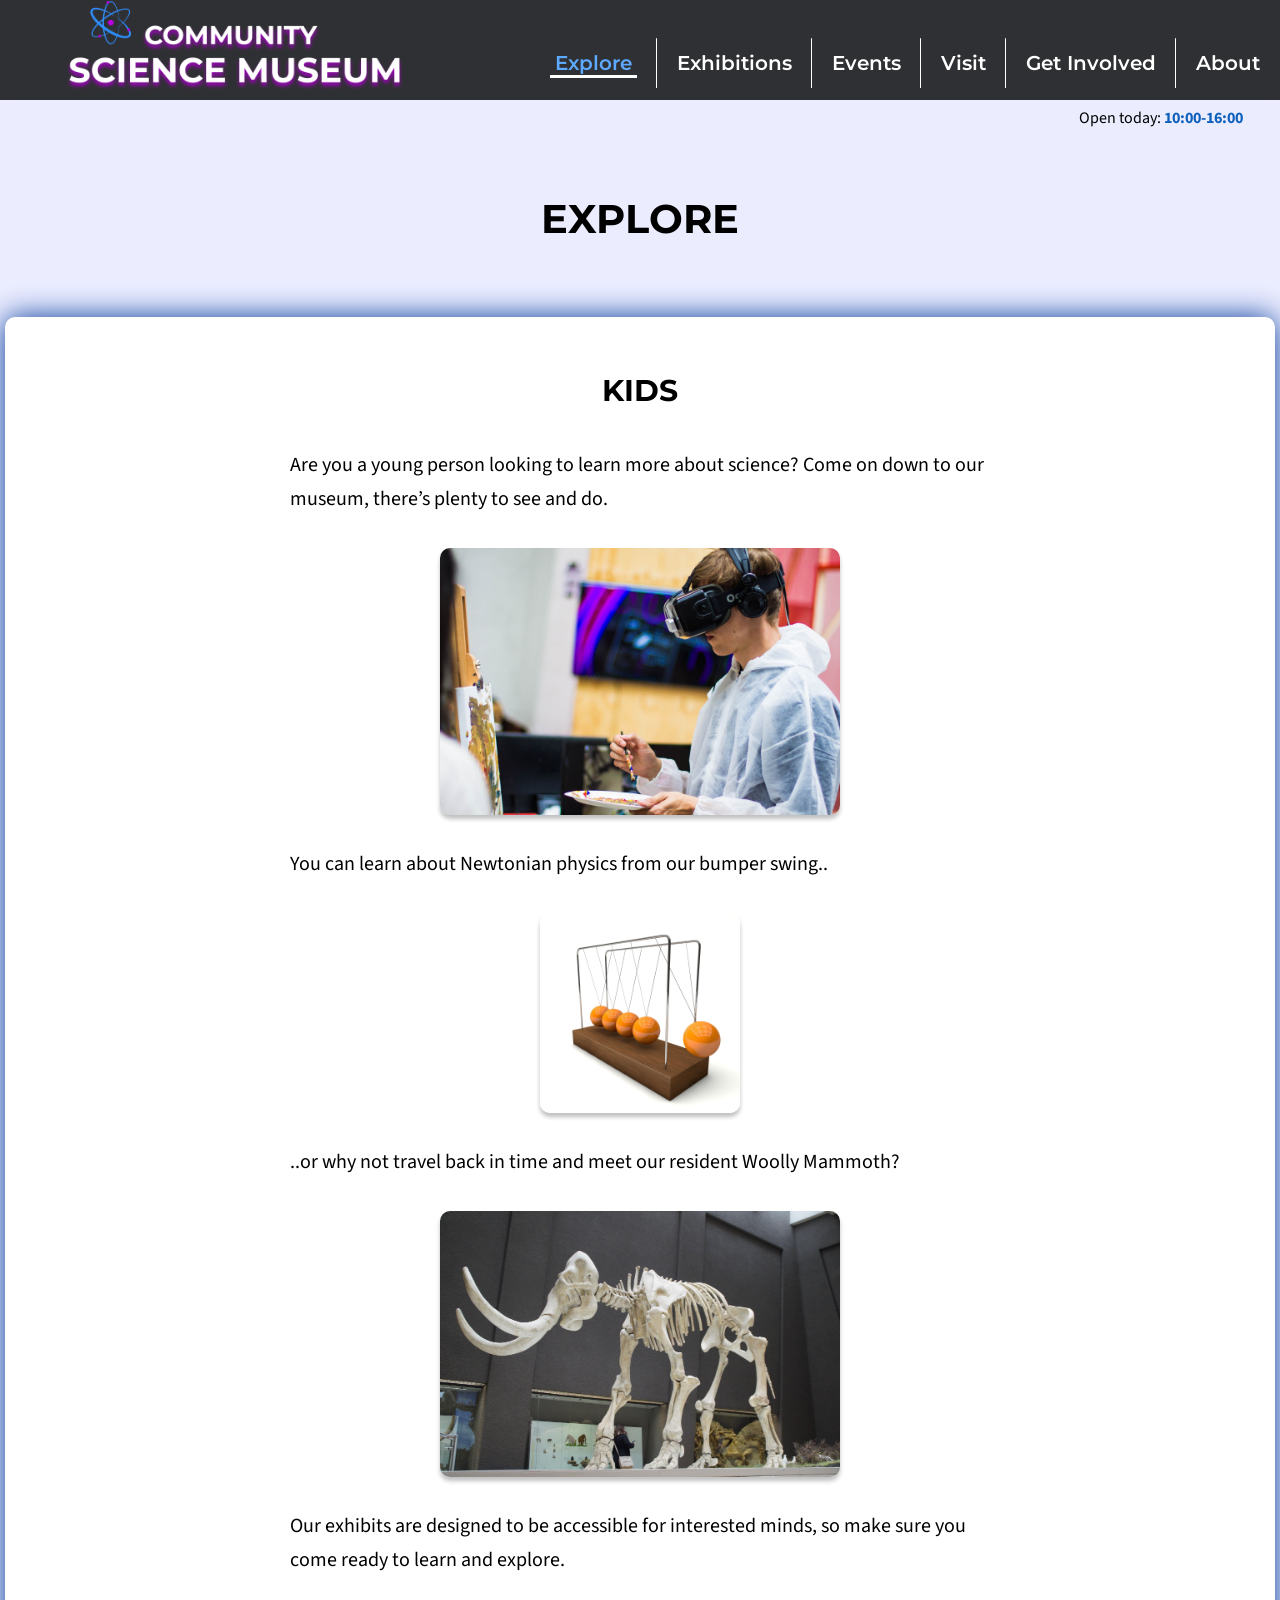
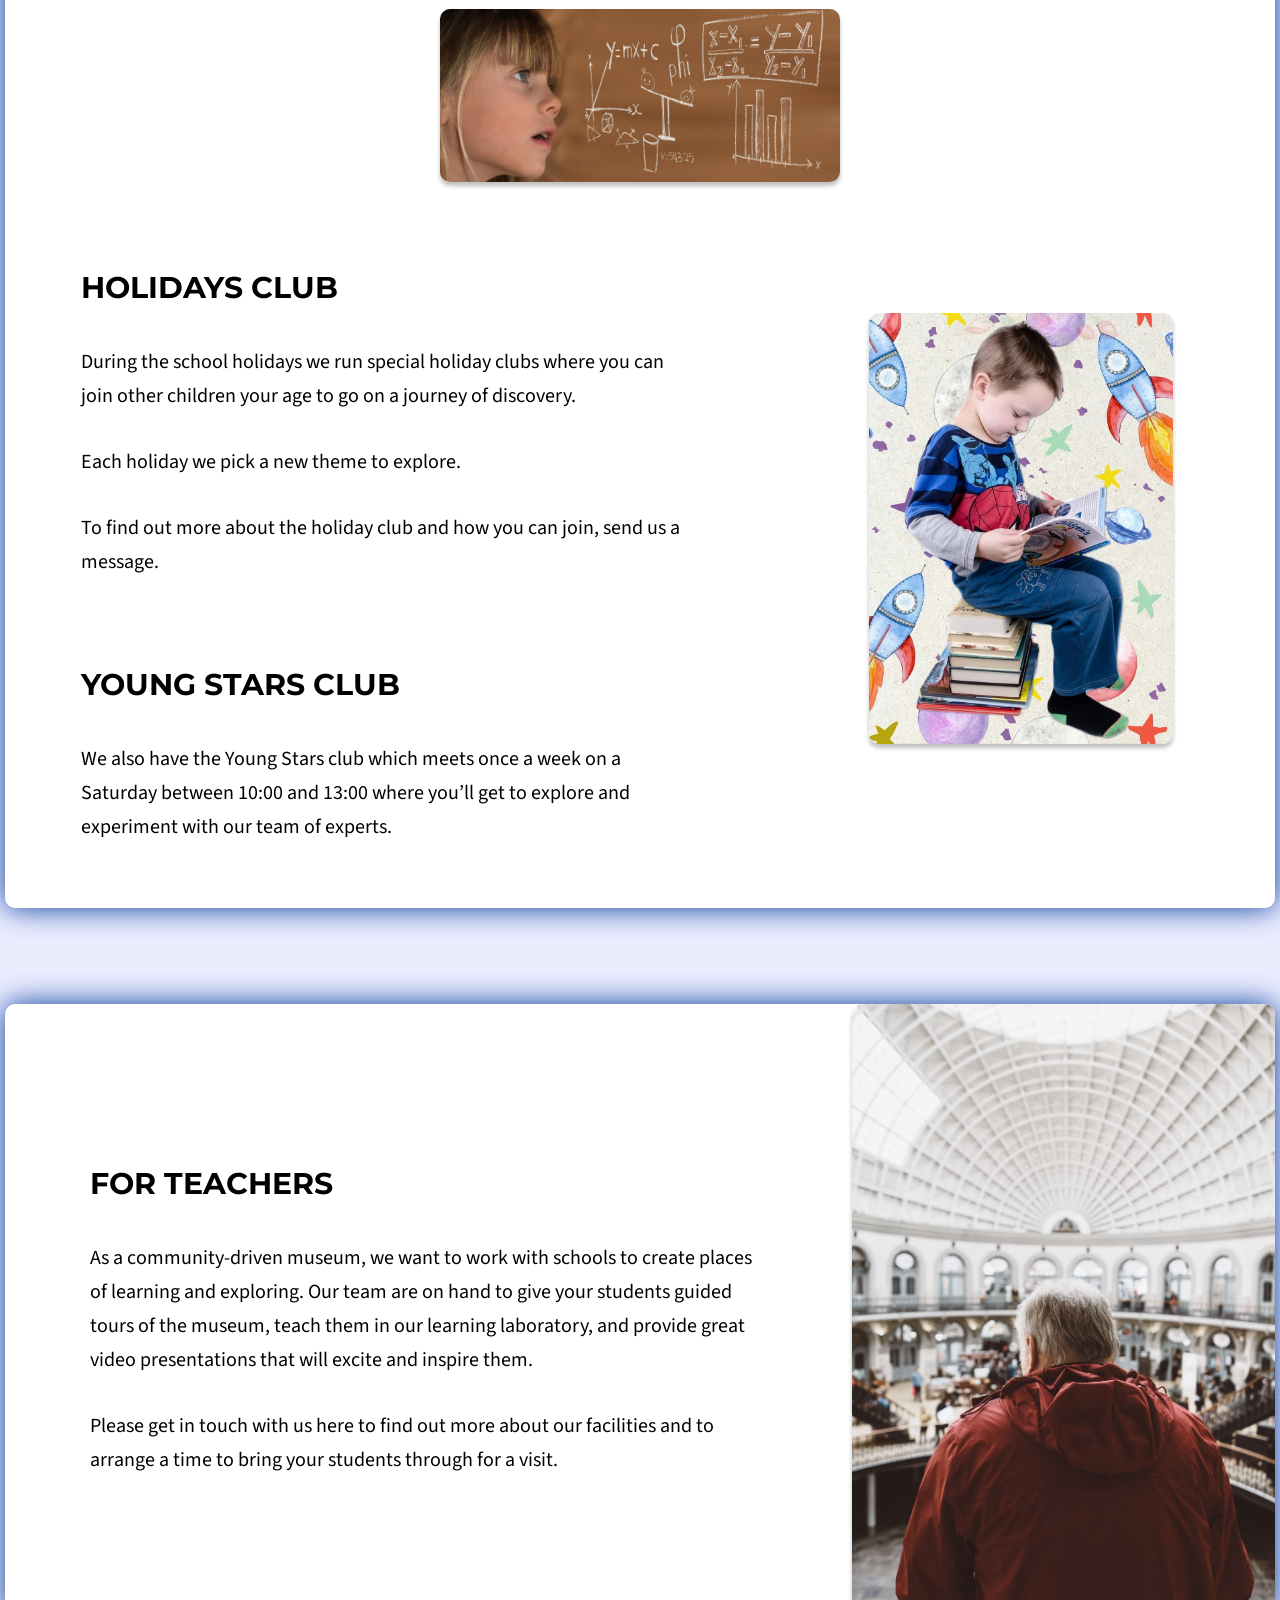
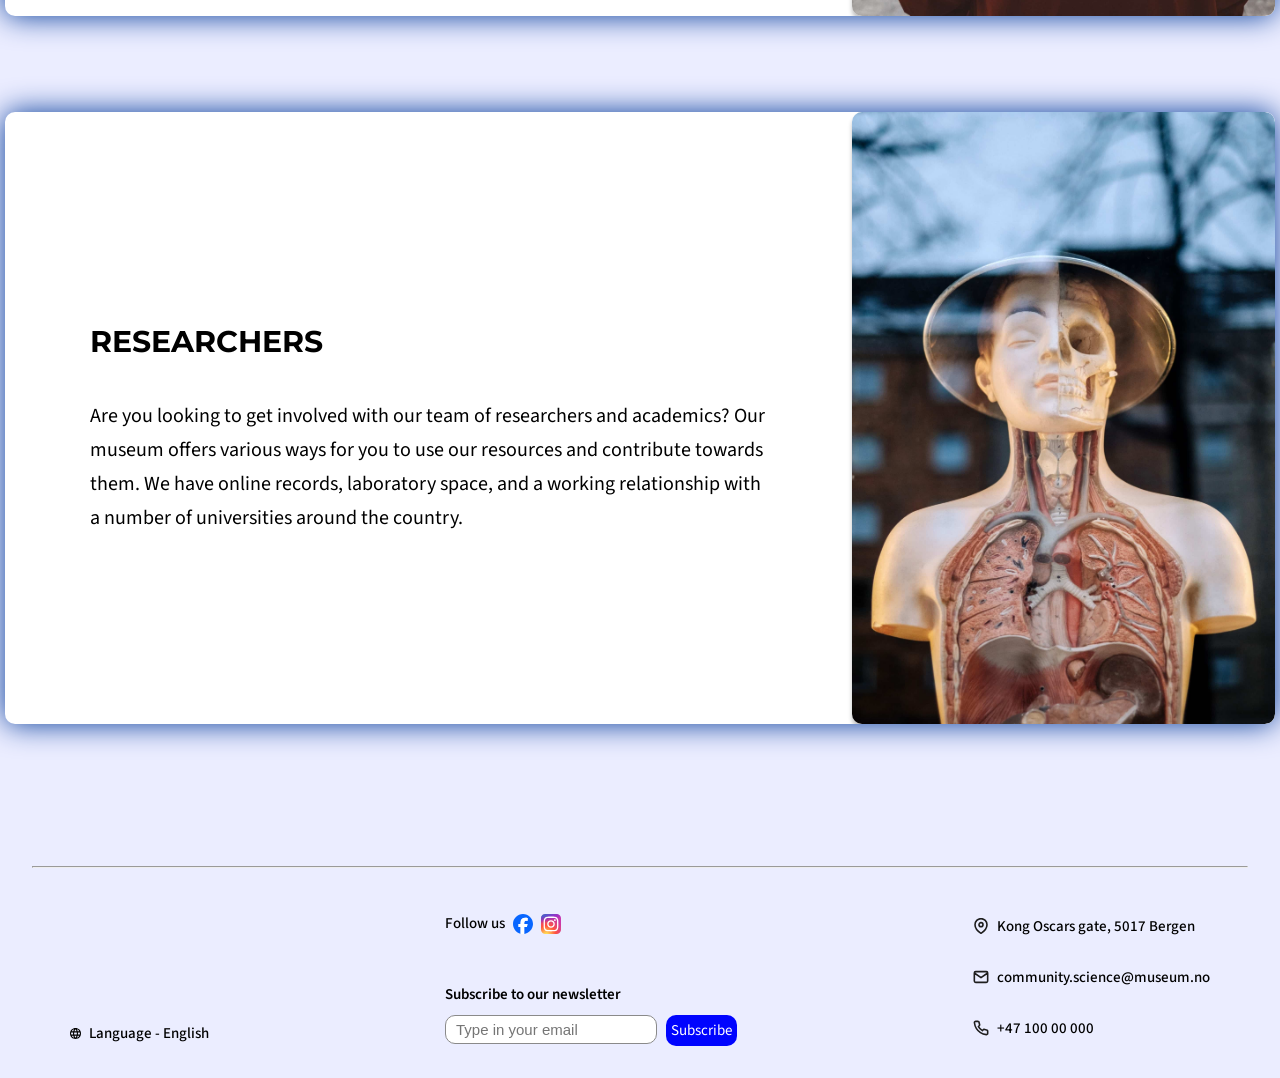
<file: explore.html>
<!DOCTYPE html>
<html lang="en">
<head>
  <meta name="description" content="Explore the Community Science Museum, where children and families can learn through interactive exhibitions, school trips, and fun weekly activities">
  <meta charset="UTF-8">
  <meta name="viewport" content="width=device-width, initial-scale=1.0">
  <link rel="preconnect" href="https://fonts.googleapis.com">
  <link rel="preconnect" href="https://fonts.gstatic.com" crossorigin>
  <link href="https://fonts.googleapis.com/css2?family=Montserrat:ital,wght@0,100..900;1,100..900&family=Source+Sans+3:ital,wght@0,200..900;1,200..900&display=swap" rel="stylesheet">
  <link rel="stylesheet" href="styles/global.css">
  <link rel="stylesheet" href="styles/explore.css">
  <link rel="stylesheet" href="styles/cards.css">
  <link rel="icon" href="assets/favicon_io/favicon.ico">
  <link rel="icon" type="image/png" sizes="16x16" href="assets/favicon_io/favicon-16x16.png">
  <link rel="icon" type="image/png" sizes="32x32" href="assets/favicon_io/favicon-32x32.png">
  <link rel="apple-touch-icon" sizes="180x180" href="assets/favicon_io/apple-touch-icon.png">
  <title>Explore | Community Science Museum</title>
</head>
<body>
  <!-- Top bar -->
  <header class="header">
    <!-- Logo -->
     <a href="index.html" class="logo"><img class="logo" src="assets/Logo.png" alt="community science museum logo" width="848" height="208"></a>
    <!-- Navigation Menu -->
    <input type="checkbox" id="hamburger-toggle" class="keyboard-nav" tabindex="0">

      <label for="hamburger-toggle" class="hamburger-menu">
          <svg aria-hidden="true" width="40" height="40" viewBox="0 0 24 24" fill="none" xmlns="http://www.w3.org/2000/svg">
          <path d="M3 12H21M3 6H21M3 18H21" stroke="white" stroke-width="2.5" stroke-linecap="round" stroke-linejoin="round"/>
          </svg>
          <span class="screen-readers-only">Menu</span>
      </label>
      
      <nav aria-label="Navigation menu" class="navigation-menu">
        <ul>
          <li><a href="explore.html" class="active-nav">Explore</a></li>
          <li><a href="exhibitions.html" class="nav-links">Exhibitions</a></li>
          <li><a href="events.html" class="nav-links">Events</a></li>
          <li><a href="visit.html" class="nav-links">Visit</a></li>
          <li><a href="get-involved.html" class="nav-links">Get Involved</a></li>
          <li><a href="about.html" class="nav-links">About</a></li>
        </ul>
      </nav>
  </header>
  <main>
    <div class="opening-hours">
      <span>Open today: <strong style="color:#0F60BC;">10:00-16:00</strong></span>
      </div>
      <h1>EXPLORE</h1>
      <section class="kids-section">
        
          <h2>KIDS</h2>
          <p>Are you a young person looking to learn more about science? 
          Come on down to our museum, there’s plenty to see and do.
          </p>
          <img class="img1" src="assets/general/billetto-editorial-334686.jpg" alt="boy wearing VR glasses while painting.">
          <p>You can learn about Newtonian physics from our bumper swing..</p>
          <img class="img2" src="assets/general/ball-1010907_1920.jpg" alt="Animated newton's cradle with orange balls.">
          <p>..or why not travel back in time and meet our resident Woolly Mammoth? </p>
          <img class="img3" src="assets/evolution/mammoth-1257288_1920.jpg" alt="Skeleton of a mammoth in a museum." loading="lazy">
          <p>Our exhibits are designed to be accessible for interested minds, so make sure you come ready to learn and explore.</p>
          <img class="img4" src="assets/general/learn-2405206_1920.jpg" alt="Young girl looking at equations." loading="lazy">

         <div class="kids-club">
            <article class="text-top">
              <h3>HOLIDAYS CLUB</h3>
              <p>During the school holidays we run special holiday clubs where you can join other children your age to go on a journey of discovery.</p>
              <p>Each holiday we pick a new theme to explore. </p>
              <p>To find out more about the holiday club and how you can join, send us a message.</p>
            </article>
            <img class="img5" src="assets/general/reading-2762010_1280.jpg" alt="Young boy sitting on books reading a book" loading="lazy">

            <article class="text-bottom">
              <h3>YOUNG STARS CLUB</h3>
              <p>We also have the Young Stars club which meets once a week on a Saturday between 10:00 and 13:00 where you’ll get to explore and experiment with our team of experts.</p>
            </article>
         </div>
      </section>

      <section class="teachers-section">
        <div>
          <h2>FOR TEACHERS</h2>
            <p>As a community-driven museum, we want to work with schools to create places of learning and exploring. 
              Our team are on hand to give your students guided tours of the museum, teach them in our learning laboratory, and provide great video presentations that will excite and inspire them.</p>
            <p>Please get in touch with us here to find out more about our facilities and to arrange a time to bring your students through for a visit.</p> 
            </div>
            <img src="assets/general/luke-ellis-craven-400722.jpg" alt="man in red jacket looking over a big room." loading="lazy">
      </section>

      <section class="researchers-section">
        <div>
          <h2>RESEARCHERS</h2>
            <p>Are you looking to get involved with our team of researchers and academics?
            Our museum offers various ways for you to use our resources and contribute towards them. 
            We have online records, laboratory space, and a working relationship with a number of universities around the country.
            </p>
          </div>
          <img src="assets/biology&medicine/samuel-zeller-113381.jpg" alt="Model of the human body with organs" loading="lazy">
      </section>
  </main>
  
  <hr>
  <footer class="footer-section">
    <div class="language">
      <a href="placeholder.html" aria-label="Choose Language">
        <svg aria-hidden="true" width="11" height="11" viewBox="0 0 11 11" fill="none" xmlns="http://www.w3.org/2000/svg">
        <path d="M5.5 11C4.74833 11 4.03792 10.8556 3.36875 10.5669C2.69958 10.2781 2.11521 9.88396 1.61563 9.38438C1.11604 8.88479 0.721875 8.30042 0.433125 7.63125C0.144375 6.96208 0 6.25167 0 5.5C0 4.73917 0.144375 4.02646 0.433125 3.36188C0.721875 2.69729 1.11604 2.11521 1.61563 1.61563C2.11521 1.11604 2.69958 0.721875 3.36875 0.433125C4.03792 0.144375 4.74833 0 5.5 0C6.26083 0 6.97354 0.144375 7.63812 0.433125C8.30271 0.721875 8.88479 1.11604 9.38438 1.61563C9.88396 2.11521 10.2781 2.69729 10.5669 3.36188C10.8556 4.02646 11 4.73917 11 5.5C11 6.25167 10.8556 6.96208 10.5669 7.63125C10.2781 8.30042 9.88396 8.88479 9.38438 9.38438C8.88479 9.88396 8.30271 10.2781 7.63812 10.5669C6.97354 10.8556 6.26083 11 5.5 11ZM5.5 9.8725C5.73833 9.5425 5.94458 9.19875 6.11875 8.84125C6.29292 8.48375 6.435 8.10333 6.545 7.7H4.455C4.565 8.10333 4.70708 8.48375 4.88125 8.84125C5.05542 9.19875 5.26167 9.5425 5.5 9.8725ZM4.07 9.6525C3.905 9.35 3.76063 9.03604 3.63688 8.71063C3.51313 8.38521 3.41 8.04833 3.3275 7.7H1.705C1.97083 8.15833 2.30312 8.55708 2.70187 8.89625C3.10063 9.23542 3.55667 9.4875 4.07 9.6525ZM6.93 9.6525C7.44333 9.4875 7.89938 9.23542 8.29813 8.89625C8.69688 8.55708 9.02917 8.15833 9.295 7.7H7.6725C7.59 8.04833 7.48688 8.38521 7.36312 8.71063C7.23938 9.03604 7.095 9.35 6.93 9.6525ZM1.2375 6.6H3.1075C3.08 6.41667 3.05938 6.23563 3.04562 6.05688C3.03187 5.87813 3.025 5.6925 3.025 5.5C3.025 5.3075 3.03187 5.12188 3.04562 4.94313C3.05938 4.76438 3.08 4.58333 3.1075 4.4H1.2375C1.19167 4.58333 1.15729 4.76438 1.13437 4.94313C1.11146 5.12188 1.1 5.3075 1.1 5.5C1.1 5.6925 1.11146 5.87813 1.13437 6.05688C1.15729 6.23563 1.19167 6.41667 1.2375 6.6ZM4.2075 6.6H6.7925C6.82 6.41667 6.84063 6.23563 6.85438 6.05688C6.86813 5.87813 6.875 5.6925 6.875 5.5C6.875 5.3075 6.86813 5.12188 6.85438 4.94313C6.84063 4.76438 6.82 4.58333 6.7925 4.4H4.2075C4.18 4.58333 4.15938 4.76438 4.14563 4.94313C4.13188 5.12188 4.125 5.3075 4.125 5.5C4.125 5.6925 4.13188 5.87813 4.14563 6.05688C4.15938 6.23563 4.18 6.41667 4.2075 6.6ZM7.8925 6.6H9.7625C9.80833 6.41667 9.84271 6.23563 9.86563 6.05688C9.88854 5.87813 9.9 5.6925 9.9 5.5C9.9 5.3075 9.88854 5.12188 9.86563 4.94313C9.84271 4.76438 9.80833 4.58333 9.7625 4.4H7.8925C7.92 4.58333 7.94063 4.76438 7.95438 4.94313C7.96813 5.12188 7.975 5.3075 7.975 5.5C7.975 5.6925 7.96813 5.87813 7.95438 6.05688C7.94063 6.23563 7.92 6.41667 7.8925 6.6ZM7.6725 3.3H9.295C9.02917 2.84167 8.69688 2.44292 8.29813 2.10375C7.89938 1.76458 7.44333 1.5125 6.93 1.3475C7.095 1.65 7.23938 1.96396 7.36312 2.28938C7.48688 2.61479 7.59 2.95167 7.6725 3.3ZM4.455 3.3H6.545C6.435 2.89667 6.29292 2.51625 6.11875 2.15875C5.94458 1.80125 5.73833 1.4575 5.5 1.1275C5.26167 1.4575 5.05542 1.80125 4.88125 2.15875C4.70708 2.51625 4.565 2.89667 4.455 3.3ZM1.705 3.3H3.3275C3.41 2.95167 3.51313 2.61479 3.63688 2.28938C3.76063 1.96396 3.905 1.65 4.07 1.3475C3.55667 1.5125 3.10063 1.76458 2.70187 2.10375C2.30312 2.44292 1.97083 2.84167 1.705 3.3Z" fill="black"/>
        </svg>
         Language - English
      </a>
    </div>


    <div class="social">
      <div class="social-media">
        Follow us 
        <a href="https://facebook.com" target="_blank" rel="noopener noreferrer">
          <svg aria-hidden="true" width="20" height="20" viewBox="0 0 20 20" fill="none" xmlns="http://www.w3.org/2000/svg">
          <g clip-path="url(#clip0_159_3190)">
          <path d="M20 10C20 4.4772 15.5228 0 10 0C4.4772 0 0 4.4772 0 10C0 14.6896 3.2288 18.6248 7.5844 19.7056V13.056H5.5224V10H7.5844V8.6832C7.5844 5.2796 9.1248 3.702 12.4664 3.702C13.1 3.702 14.1932 3.8264 14.6404 3.9504V6.7204C14.4044 6.6956 13.9944 6.6832 13.4852 6.6832C11.8456 6.6832 11.212 7.3044 11.212 8.9192V10H14.4784L13.9172 13.056H11.212V19.9268C16.1636 19.3288 20.0004 15.1128 20.0004 10H20Z" fill="#0866FF"/>
          <path d="M13.9173 13.0559L14.4785 9.9999H11.2121V8.9191C11.2121 7.3043 11.8457 6.6831 13.4853 6.6831C13.9945 6.6831 14.4045 6.6955 14.6405 6.7203V3.9503C14.1933 3.8259 13.1001 3.7019 12.4665 3.7019C9.12486 3.7019 7.58446 5.2795 7.58446 8.6831V9.9999H5.52246V13.0559H7.58446V19.7055C8.35806 19.8975 9.16726 19.9999 10.0001 19.9999C10.4101 19.9999 10.8145 19.9747 11.2117 19.9267V13.0559H13.9169H13.9173Z" fill="white"/>
          </g>
          <defs>
          <clipPath id="clip0_159_3190">
          <rect width="20" height="20" fill="white"/>
          </clipPath>
          </defs>
          </svg>
          <span class="screen-readers-only">Facebook</span>
        </a>

        <a href="http://instagram.com" target="_blank" rel="noopener noreferrer">
          <svg aria-hidden="true" width="20" height="20" viewBox="0 0 20 20" fill="none" xmlns="http://www.w3.org/2000/svg">
          <path d="M10.0033 0C5.82836 0 4.60736 0.00430806 4.37002 0.024002C3.51325 0.0952388 2.98012 0.230173 2.39931 0.519429C1.9517 0.741755 1.59869 0.999469 1.25029 1.36073C0.615799 2.01956 0.231256 2.83009 0.0920511 3.79355C0.0243715 4.26128 0.00468288 4.35668 0.000683632 6.7458C-0.00085454 7.54218 0.000683632 8.59027 0.000683632 9.99608C0.000683632 14.1687 0.00529815 15.3888 0.0252944 15.6258C0.0945122 16.4597 0.225257 16.9844 0.502128 17.5583C1.03126 18.6568 2.04184 19.4815 3.23238 19.7892C3.64461 19.8954 4.09991 19.9538 4.68442 19.9815C4.93206 19.9923 7.4562 20 9.98188 20C12.5076 20 15.0332 19.9969 15.2747 19.9846C15.9515 19.9528 16.3445 19.9 16.7791 19.7877C17.3694 19.6362 17.9195 19.3577 18.3911 18.9716C18.8627 18.5855 19.2443 18.101 19.5093 17.5521C19.7808 16.9921 19.9185 16.4474 19.9808 15.657C19.9943 15.4847 20 12.7372 20 9.99346C20 7.24923 19.9938 4.50684 19.9803 4.33452C19.9172 3.53138 19.7796 2.99133 19.4993 2.42051C19.2694 1.95324 19.014 1.60429 18.6433 1.24749C17.9819 0.615437 17.1728 0.230789 16.2086 0.0917001C15.7414 0.0241559 15.6484 0.0041542 13.258 0H10.0033Z" fill="url(#paint0_radial_159_3193)"/>
          <path d="M10.0033 0C5.82836 0 4.60736 0.00430806 4.37002 0.024002C3.51325 0.0952388 2.98012 0.230173 2.39931 0.519429C1.9517 0.741755 1.59869 0.999469 1.25029 1.36073C0.615799 2.01956 0.231256 2.83009 0.0920511 3.79355C0.0243715 4.26128 0.00468288 4.35668 0.000683632 6.7458C-0.00085454 7.54218 0.000683632 8.59027 0.000683632 9.99608C0.000683632 14.1687 0.00529815 15.3888 0.0252944 15.6258C0.0945122 16.4597 0.225257 16.9844 0.502128 17.5583C1.03126 18.6568 2.04184 19.4815 3.23238 19.7892C3.64461 19.8954 4.09991 19.9538 4.68442 19.9815C4.93206 19.9923 7.4562 20 9.98188 20C12.5076 20 15.0332 19.9969 15.2747 19.9846C15.9515 19.9528 16.3445 19.9 16.7791 19.7877C17.3694 19.6362 17.9195 19.3577 18.3911 18.9716C18.8627 18.5855 19.2443 18.101 19.5093 17.5521C19.7808 16.9921 19.9185 16.4474 19.9808 15.657C19.9943 15.4847 20 12.7372 20 9.99346C20 7.24923 19.9938 4.50684 19.9803 4.33452C19.9172 3.53138 19.7796 2.99133 19.4993 2.42051C19.2694 1.95324 19.014 1.60429 18.6433 1.24749C17.9819 0.615437 17.1728 0.230789 16.2086 0.0917001C15.7414 0.0241559 15.6484 0.0041542 13.258 0H10.0033Z" fill="url(#paint1_radial_159_3193)"/>
          <path d="M9.99892 2.61523C7.99376 2.61523 7.74212 2.624 6.95457 2.65985C6.16857 2.69586 5.63205 2.82033 5.1626 3.00296C4.677 3.19159 4.26508 3.44392 3.85469 3.85457C3.444 4.26507 3.19174 4.6771 3.00255 5.16268C2.8195 5.63241 2.69491 6.16923 2.65953 6.95514C2.62446 7.7429 2.61523 7.99477 2.61523 10.0005C2.61523 12.0062 2.62416 12.2571 2.65984 13.0449C2.69599 13.8311 2.82043 14.3678 3.00285 14.8373C3.19159 15.3231 3.44385 15.7351 3.85439 16.1456C4.26462 16.5564 4.67654 16.8094 5.16183 16.998C5.63159 17.1806 6.16826 17.3051 6.95411 17.3411C7.74165 17.3769 7.99315 17.3857 9.99815 17.3857C12.0035 17.3857 12.2543 17.3769 13.0419 17.3411C13.8279 17.3051 14.365 17.1806 14.8348 16.998C15.3202 16.8094 15.7315 16.5564 16.1418 16.1456C16.5525 15.7351 16.8047 15.3231 16.9939 14.8375C17.1754 14.3678 17.3 13.831 17.3369 13.045C17.3723 12.2573 17.3815 12.0062 17.3815 10.0005C17.3815 7.99477 17.3723 7.74305 17.3369 6.95529C17.3 6.16907 17.1754 5.63241 16.9939 5.16283C16.8047 4.6771 16.5525 4.26507 16.1418 3.85457C15.7311 3.44377 15.3204 3.19144 14.8343 3.00296C14.3636 2.82033 13.8268 2.69586 13.0408 2.65985C12.2533 2.624 12.0025 2.61523 9.99677 2.61523H9.99892ZM9.33659 3.94612C9.53316 3.94581 9.75251 3.94612 9.99892 3.94612C11.9702 3.94612 12.2039 3.95319 12.9824 3.98858C13.7022 4.02151 14.0929 4.14182 14.3532 4.24291C14.6977 4.37677 14.9434 4.53678 15.2016 4.79526C15.4601 5.05375 15.62 5.29992 15.7541 5.64457C15.8552 5.90459 15.9756 6.29539 16.0084 7.01545C16.0438 7.79398 16.0515 8.02785 16.0515 9.99878C16.0515 11.9697 16.0438 12.2036 16.0084 12.9821C15.9755 13.7022 15.8552 14.093 15.7541 14.353C15.6203 14.6976 15.4601 14.943 15.2016 15.2014C14.9432 15.4599 14.6979 15.6199 14.3532 15.7537C14.0932 15.8553 13.7022 15.9753 12.9824 16.0082C12.204 16.0436 11.9702 16.0513 9.99892 16.0513C8.02745 16.0513 7.7938 16.0436 7.01548 16.0082C6.29562 15.975 5.90492 15.8547 5.64451 15.7536C5.29996 15.6197 5.05385 15.4597 4.79544 15.2012C4.53703 14.9427 4.37706 14.6972 4.24293 14.3524C4.14187 14.0924 4.02143 13.7016 3.98867 12.9815C3.95329 12.203 3.94621 11.9691 3.94621 9.99693C3.94621 8.02477 3.95329 7.79213 3.98867 7.01361C4.02159 6.29355 4.14187 5.90274 4.24293 5.64241C4.37675 5.29777 4.53703 5.05159 4.79544 4.79311C5.05385 4.53463 5.29996 4.37461 5.64451 4.24045C5.90477 4.1389 6.29562 4.01889 7.01548 3.98581C7.69659 3.95504 7.96054 3.94581 9.33659 3.94427V3.94612ZM13.94 5.17237C13.7648 5.17237 13.5935 5.22436 13.4478 5.32175C13.3021 5.41915 13.1885 5.55757 13.1215 5.71953C13.0544 5.88148 13.0369 6.05969 13.0711 6.23161C13.1053 6.40353 13.1897 6.56144 13.3136 6.68537C13.4376 6.8093 13.5955 6.89368 13.7674 6.92784C13.9393 6.962 14.1174 6.94441 14.2793 6.87728C14.4412 6.81016 14.5795 6.69652 14.6768 6.55074C14.7742 6.40496 14.8261 6.23359 14.826 6.05829C14.826 5.56902 14.4292 5.17207 13.94 5.17207V5.17237ZM9.99892 6.20785C7.90501 6.20785 6.20733 7.90599 6.20733 10.0005C6.20733 12.095 7.90501 13.7923 9.99892 13.7923C12.0928 13.7923 13.7901 12.095 13.7901 10.0005C13.7901 7.90599 12.0927 6.20785 9.99877 6.20785H9.99892ZM9.99892 7.53873C11.3581 7.53873 12.46 8.64082 12.46 10.0005C12.46 11.36 11.3581 12.4622 9.99892 12.4622C8.63964 12.4622 7.53785 11.36 7.53785 10.0005C7.53785 8.64082 8.63964 7.53873 9.99892 7.53873V7.53873Z" fill="white"/>
          <defs>
          <radialGradient id="paint0_radial_159_3193" cx="0" cy="0" r="1" gradientUnits="userSpaceOnUse" gradientTransform="translate(5.31253 21.5404) rotate(-90) scale(19.8215 18.4355)">
          <stop offset="0" stop-color="#FFDD55"/>
          <stop offset="0.1" stop-color="#FFDD55"/>
          <stop offset="0.5" stop-color="#FF543E"/>
          <stop offset="1" stop-color="#C837AB"/>
          </radialGradient>
          <radialGradient id="paint1_radial_159_3193" cx="0" cy="0" r="1" gradientTransform="matrix(1.73907 8.68794 -35.8113 7.17241 -3.35011 1.44077)" gradientUnits="userSpaceOnUse">
          <stop offset="0" stop-color="#3771C8"/>
          <stop offset="0.128" stop-color="#3771C8"/>
          <stop offset="1" stop-color="#6600FF" stop-opacity="0"/>
          </radialGradient>
          </defs>
          </svg>
          <span class="screen-readers-only">Instagram</span>
        </a>
      </div>
      
      <form class="subscribe-section" action="#" method="post">
        <label for="email-footer">Subscribe to our newsletter</label><br>
        <input type="email" id="email-footer" placeholder="Type in your email" required>

        <button type="submit" class="subscribe-button">Subscribe</button>  
      </form>
    </div>

    <address class="contact-info">
        <a href="https://www.google.com/maps/?q=Kong+Oscars+gate,+Bergen" target="_blank" rel="noopener noreferrer" aria-label="View address on map">
          <svg aria-hidden="true" width="16" height="16" viewBox="0 0 16 16" fill="none" xmlns="http://www.w3.org/2000/svg">
          <g clip-path="url(#clip0_155_3023)">
          <path d="M14 6.6665C14 11.3332 8 15.3332 8 15.3332C8 15.3332 2 11.3332 2 6.6665C2 5.0752 2.63214 3.54908 3.75736 2.42386C4.88258 1.29864 6.4087 0.666504 8 0.666504C9.5913 0.666504 11.1174 1.29864 12.2426 2.42386C13.3679 3.54908 14 5.0752 14 6.6665Z" stroke="#1E1E1E" stroke-width="1.6" stroke-linecap="round" stroke-linejoin="round"/>
          <path d="M8 8.6665C9.10457 8.6665 10 7.77107 10 6.6665C10 5.56193 9.10457 4.6665 8 4.6665C6.89543 4.6665 6 5.56193 6 6.6665C6 7.77107 6.89543 8.6665 8 8.6665Z" stroke="#1E1E1E" stroke-width="1.6" stroke-linecap="round" stroke-linejoin="round"/>
          </g>
          <defs>
          <clipPath id="clip0_155_3023">
          <rect width="16" height="16" fill="white"/>
          </clipPath>
          </defs>
          </svg>
            Kong Oscars gate, 5017 Bergen
        </a><br>

        <a href="mailto:community.science@museum.no?subject=Inquiry" aria-label="Send email to museum">
          <svg aria-hidden="true" width="16" height="16" viewBox="0 0 16 16" fill="none" xmlns="http://www.w3.org/2000/svg">
          <path d="M14.6667 3.99984C14.6667 3.2665 14.0667 2.6665 13.3334 2.6665H2.66671C1.93337 2.6665 1.33337 3.2665 1.33337 3.99984M14.6667 3.99984V11.9998C14.6667 12.7332 14.0667 13.3332 13.3334 13.3332H2.66671C1.93337 13.3332 1.33337 12.7332 1.33337 11.9998V3.99984M14.6667 3.99984L8.00004 8.6665L1.33337 3.99984" stroke="#1E1E1E" stroke-width="1.6" stroke-linecap="round" stroke-linejoin="round"/>
          </svg>
            community.science@museum.no
        </a><br>

        <a href="tel:+4710000000" aria-label="Call museum">
          <svg aria-hidden="true" width="16" height="16" viewBox="0 0 16 16" fill="none" xmlns="http://www.w3.org/2000/svg">
          <g clip-path="url(#clip0_155_3022)">
          <path d="M14.6667 11.2802V13.2802C14.6675 13.4659 14.6294 13.6497 14.555 13.8198C14.4807 13.9899 14.3716 14.1426 14.2348 14.2681C14.0979 14.3937 13.9364 14.4892 13.7605 14.5487C13.5847 14.6082 13.3983 14.6303 13.2134 14.6136C11.1619 14.3907 9.19137 13.6897 7.46004 12.5669C5.84926 11.5433 4.48359 10.1777 3.46004 8.56689C2.33336 6.8277 1.6322 4.84756 1.41337 2.78689C1.39671 2.60254 1.41862 2.41673 1.4777 2.24131C1.53679 2.06589 1.63175 1.90469 1.75655 1.76797C1.88134 1.63126 2.03324 1.52203 2.20256 1.44724C2.37189 1.37245 2.55493 1.33374 2.74004 1.33356H4.74004C5.06357 1.33038 5.37723 1.44495 5.62254 1.65592C5.86786 1.86689 6.02809 2.15986 6.07337 2.48023C6.15779 3.12027 6.31434 3.74871 6.54004 4.35356C6.62973 4.59218 6.64914 4.8515 6.59597 5.10081C6.5428 5.35012 6.41928 5.57897 6.24004 5.76023L5.39337 6.60689C6.34241 8.27592 7.72434 9.65786 9.39337 10.6069L10.24 9.76023C10.4213 9.58099 10.6501 9.45746 10.8994 9.40429C11.1488 9.35112 11.4081 9.37053 11.6467 9.46023C12.2516 9.68593 12.88 9.84248 13.52 9.92689C13.8439 9.97258 14.1396 10.1357 14.3511 10.3852C14.5625 10.6348 14.6748 10.9533 14.6667 11.2802Z" stroke="#1E1E1E" stroke-width="1.6" stroke-linecap="round" stroke-linejoin="round"/>
          </g>
          <defs>
          <clipPath id="clip0_155_3022">
          <rect width="16" height="16" fill="white"/>
          </clipPath>
          </defs>
          </svg>
            +47 100 00 000
        </a>
    </address>
  </footer>
</body>
</html>
</file>
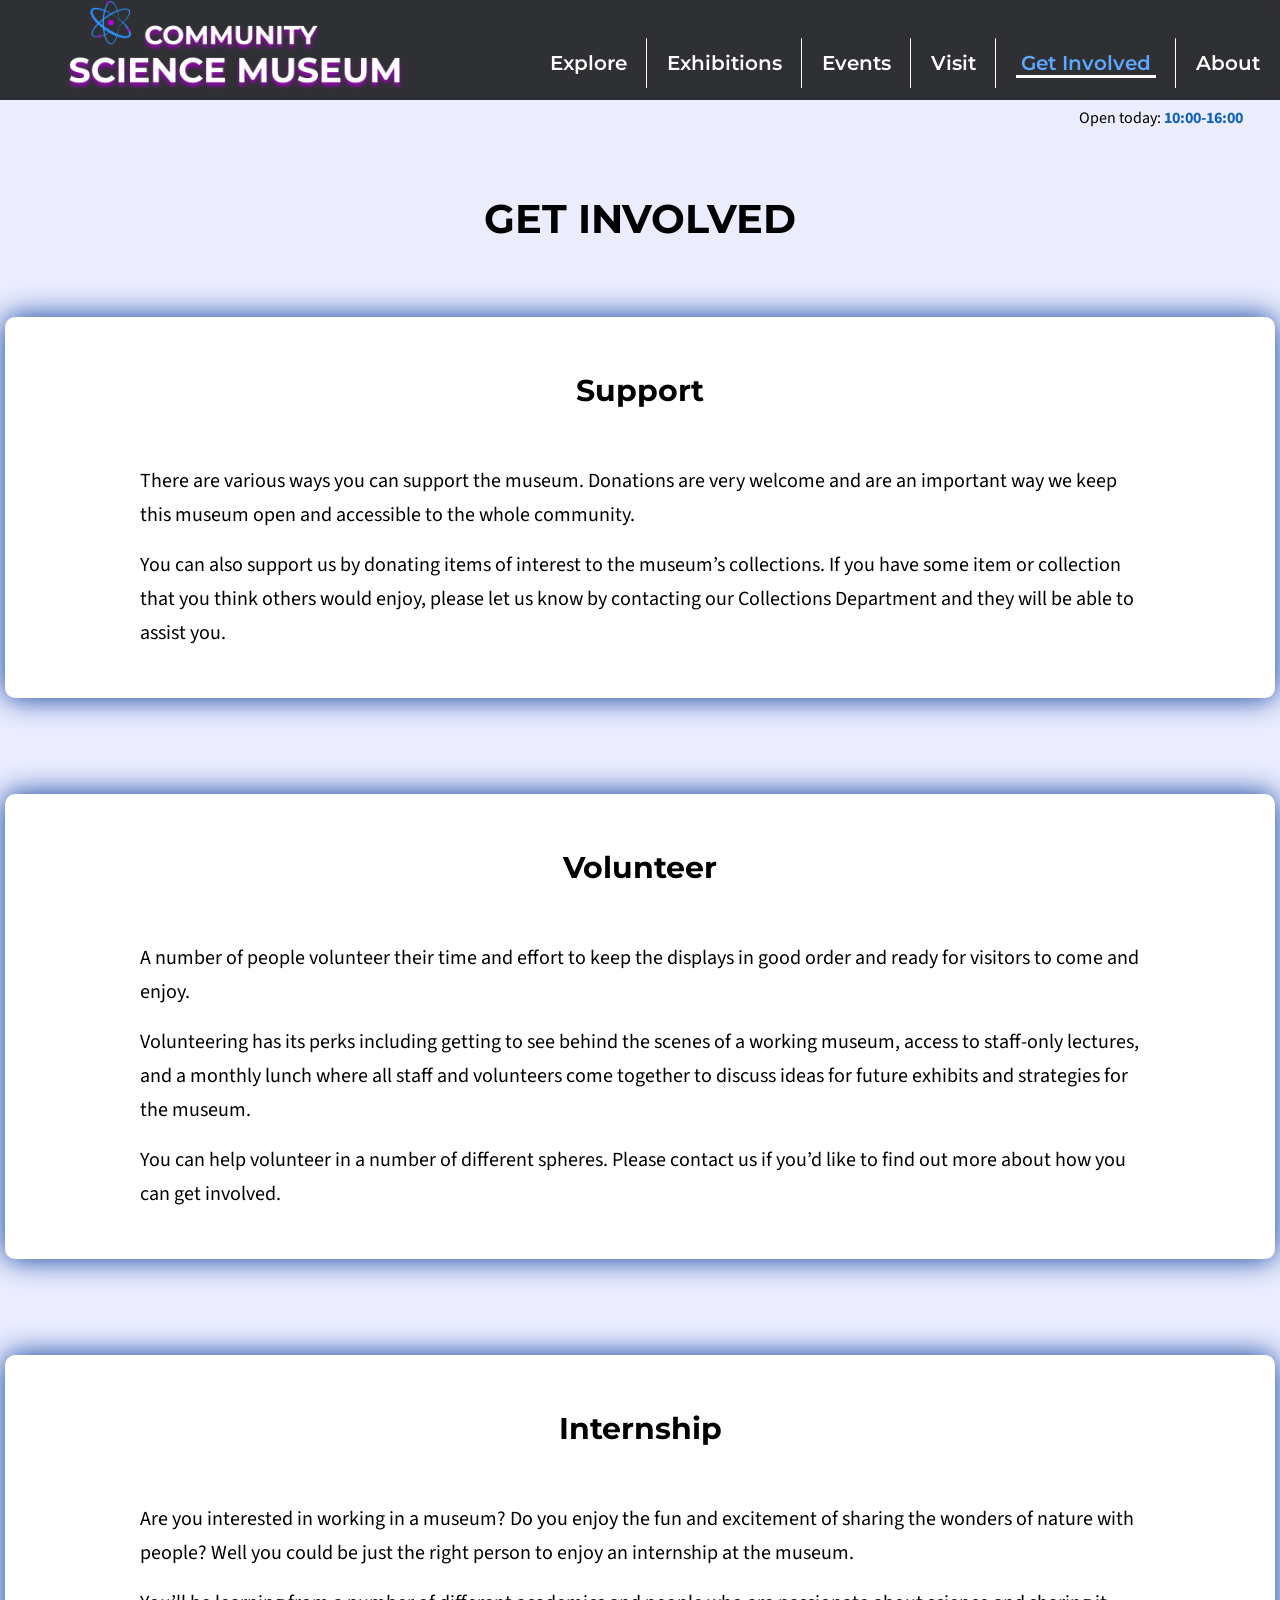
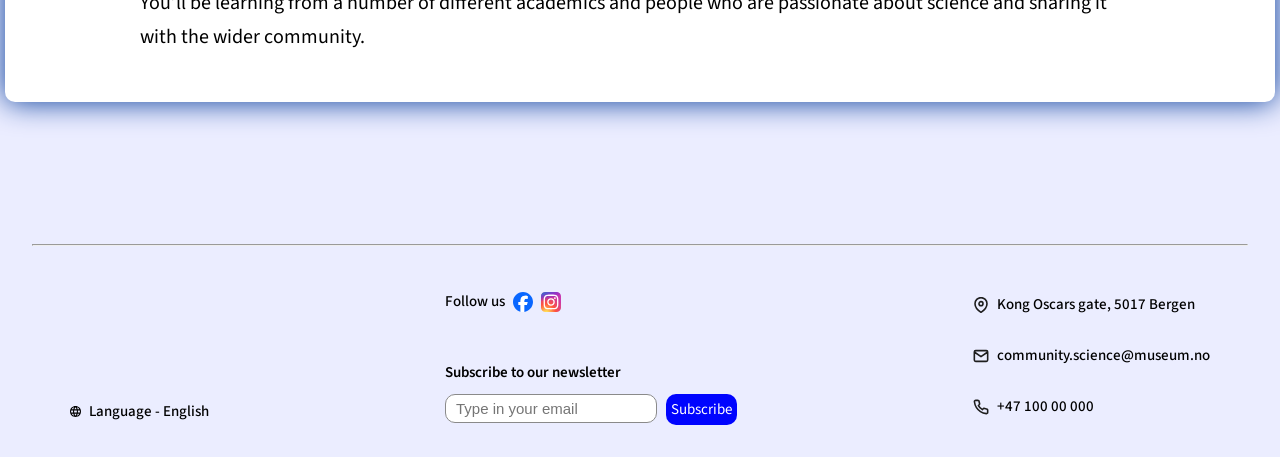
<file: get-involved.html>
<!DOCTYPE html>
<html lang="en">
<head>
  <meta name="description" content="Get involved with the Community Science Museum by supporting us, volunteering, or applying for internships and helping inspire future generations.">
  <meta charset="UTF-8">
  <meta name="viewport" content="width=device-width, initial-scale=1.0">
  <link rel="preconnect" href="https://fonts.googleapis.com">
  <link rel="preconnect" href="https://fonts.gstatic.com" crossorigin>
  <link href="https://fonts.googleapis.com/css2?family=Montserrat:ital,wght@0,100..900;1,100..900&family=Source+Sans+3:ital,wght@0,200..900;1,200..900&display=swap" rel="stylesheet">
  <link rel="stylesheet" href="styles/global.css">
  <link rel="stylesheet" href="styles/get-involved.css">
  <link rel="stylesheet" href="styles/cards.css">
  <link rel="icon" href="assets/favicon_io/favicon.ico">
  <link rel="icon" type="image/png" sizes="16x16" href="assets/favicon_io/favicon-16x16.png">
  <link rel="icon" type="image/png" sizes="32x32" href="assets/favicon_io/favicon-32x32.png">
  <link rel="apple-touch-icon" sizes="180x180" href="assets/favicon_io/apple-touch-icon.png">
  <title>Get Involved | Community Science Museum</title>
</head>
<body>
  <!-- Top bar -->
  <header class="header">
    <!-- Logo -->
     <a href="index.html" class="logo"><img class="logo" src="assets/Logo.png" alt="community science museum logo" width="848" height="208"></a>
    <!-- Navigation Menu -->
    <input type="checkbox" id="hamburger-toggle" class="keyboard-nav" tabindex="0">

      <label for="hamburger-toggle" class="hamburger-menu">
          <svg aria-hidden="true" width="40" height="40" viewBox="0 0 24 24" fill="none" xmlns="http://www.w3.org/2000/svg">
          <path d="M3 12H21M3 6H21M3 18H21" stroke="white" stroke-width="2.5" stroke-linecap="round" stroke-linejoin="round"/>
          </svg>
          <span class="screen-readers-only">Menu</span>
      </label>
      
      <nav aria-label="Navigation menu" class="navigation-menu">
        <ul>
          <li><a href="explore.html" class="nav-links">Explore</a></li>
          <li><a href="exhibitions.html" class="nav-links">Exhibitions</a></li>
          <li><a href="events.html" class="nav-links">Events</a></li>
          <li><a href="visit.html" class="nav-links">Visit</a></li>
          <li><a href="get-involved.html" class="active-nav">Get Involved</a></li>
          <li><a href="about.html" class="nav-links">About</a></li>
        </ul>
      </nav>
  </header>

  <main>
    <div class="opening-hours">
      <span>Open today: <strong style="color:#0F60BC;">10:00-16:00</strong></span>
      </div>

      <h1>GET INVOLVED</h1>
      <section class="container">
        <h2>Support</h2>
        <p>There are various ways you can support the museum. Donations are very welcome and are an important way we keep this museum open and accessible to the whole community.</p>
        <p>You can also support us by donating items of interest to the museum’s collections. If you have some item or collection that you think others would enjoy, please let us know by contacting our Collections Department and they will be able to assist you.</p>
      </section>

      <section class="container">
        <h2>Volunteer</h2>
        <p>A number of people volunteer their time and effort to keep the displays in good order and ready for visitors to come and enjoy. </p>
        <p>Volunteering has its perks including getting to see behind the scenes of a working museum, access to staff-only lectures, and a monthly lunch where all staff and volunteers come together to discuss ideas for future exhibits and strategies for the museum.</p>
        <p>You can help volunteer in a number of different spheres. Please contact us if you’d like to find out more about how you can get involved.</p>
      </section>

      <section class="container">
        <h2>Internship</h2>
        <p>Are you interested in working in a museum? Do you enjoy the fun and excitement of sharing the wonders of nature with people? Well you could be just the right person to enjoy an internship at the museum.</p>
        <p>You’ll be learning from a number of different academics and people who are passionate about science and sharing it with the wider community.</p>
      </section>
  </main>

  <hr>
  <footer class="footer-section">
    <div class="language">
      <a href="placeholder.html" aria-label="Choose Language">
        <svg aria-hidden="true" width="11" height="11" viewBox="0 0 11 11" fill="none" xmlns="http://www.w3.org/2000/svg">
        <path d="M5.5 11C4.74833 11 4.03792 10.8556 3.36875 10.5669C2.69958 10.2781 2.11521 9.88396 1.61563 9.38438C1.11604 8.88479 0.721875 8.30042 0.433125 7.63125C0.144375 6.96208 0 6.25167 0 5.5C0 4.73917 0.144375 4.02646 0.433125 3.36188C0.721875 2.69729 1.11604 2.11521 1.61563 1.61563C2.11521 1.11604 2.69958 0.721875 3.36875 0.433125C4.03792 0.144375 4.74833 0 5.5 0C6.26083 0 6.97354 0.144375 7.63812 0.433125C8.30271 0.721875 8.88479 1.11604 9.38438 1.61563C9.88396 2.11521 10.2781 2.69729 10.5669 3.36188C10.8556 4.02646 11 4.73917 11 5.5C11 6.25167 10.8556 6.96208 10.5669 7.63125C10.2781 8.30042 9.88396 8.88479 9.38438 9.38438C8.88479 9.88396 8.30271 10.2781 7.63812 10.5669C6.97354 10.8556 6.26083 11 5.5 11ZM5.5 9.8725C5.73833 9.5425 5.94458 9.19875 6.11875 8.84125C6.29292 8.48375 6.435 8.10333 6.545 7.7H4.455C4.565 8.10333 4.70708 8.48375 4.88125 8.84125C5.05542 9.19875 5.26167 9.5425 5.5 9.8725ZM4.07 9.6525C3.905 9.35 3.76063 9.03604 3.63688 8.71063C3.51313 8.38521 3.41 8.04833 3.3275 7.7H1.705C1.97083 8.15833 2.30312 8.55708 2.70187 8.89625C3.10063 9.23542 3.55667 9.4875 4.07 9.6525ZM6.93 9.6525C7.44333 9.4875 7.89938 9.23542 8.29813 8.89625C8.69688 8.55708 9.02917 8.15833 9.295 7.7H7.6725C7.59 8.04833 7.48688 8.38521 7.36312 8.71063C7.23938 9.03604 7.095 9.35 6.93 9.6525ZM1.2375 6.6H3.1075C3.08 6.41667 3.05938 6.23563 3.04562 6.05688C3.03187 5.87813 3.025 5.6925 3.025 5.5C3.025 5.3075 3.03187 5.12188 3.04562 4.94313C3.05938 4.76438 3.08 4.58333 3.1075 4.4H1.2375C1.19167 4.58333 1.15729 4.76438 1.13437 4.94313C1.11146 5.12188 1.1 5.3075 1.1 5.5C1.1 5.6925 1.11146 5.87813 1.13437 6.05688C1.15729 6.23563 1.19167 6.41667 1.2375 6.6ZM4.2075 6.6H6.7925C6.82 6.41667 6.84063 6.23563 6.85438 6.05688C6.86813 5.87813 6.875 5.6925 6.875 5.5C6.875 5.3075 6.86813 5.12188 6.85438 4.94313C6.84063 4.76438 6.82 4.58333 6.7925 4.4H4.2075C4.18 4.58333 4.15938 4.76438 4.14563 4.94313C4.13188 5.12188 4.125 5.3075 4.125 5.5C4.125 5.6925 4.13188 5.87813 4.14563 6.05688C4.15938 6.23563 4.18 6.41667 4.2075 6.6ZM7.8925 6.6H9.7625C9.80833 6.41667 9.84271 6.23563 9.86563 6.05688C9.88854 5.87813 9.9 5.6925 9.9 5.5C9.9 5.3075 9.88854 5.12188 9.86563 4.94313C9.84271 4.76438 9.80833 4.58333 9.7625 4.4H7.8925C7.92 4.58333 7.94063 4.76438 7.95438 4.94313C7.96813 5.12188 7.975 5.3075 7.975 5.5C7.975 5.6925 7.96813 5.87813 7.95438 6.05688C7.94063 6.23563 7.92 6.41667 7.8925 6.6ZM7.6725 3.3H9.295C9.02917 2.84167 8.69688 2.44292 8.29813 2.10375C7.89938 1.76458 7.44333 1.5125 6.93 1.3475C7.095 1.65 7.23938 1.96396 7.36312 2.28938C7.48688 2.61479 7.59 2.95167 7.6725 3.3ZM4.455 3.3H6.545C6.435 2.89667 6.29292 2.51625 6.11875 2.15875C5.94458 1.80125 5.73833 1.4575 5.5 1.1275C5.26167 1.4575 5.05542 1.80125 4.88125 2.15875C4.70708 2.51625 4.565 2.89667 4.455 3.3ZM1.705 3.3H3.3275C3.41 2.95167 3.51313 2.61479 3.63688 2.28938C3.76063 1.96396 3.905 1.65 4.07 1.3475C3.55667 1.5125 3.10063 1.76458 2.70187 2.10375C2.30312 2.44292 1.97083 2.84167 1.705 3.3Z" fill="black"/>
        </svg>
         Language - English
      </a>
    </div>


    <div class="social">
      <div class="social-media">
        Follow us 
        <a href="https://facebook.com" target="_blank" rel="noopener noreferrer">
          <svg aria-hidden="true" width="20" height="20" viewBox="0 0 20 20" fill="none" xmlns="http://www.w3.org/2000/svg">
          <g clip-path="url(#clip0_159_3190)">
          <path d="M20 10C20 4.4772 15.5228 0 10 0C4.4772 0 0 4.4772 0 10C0 14.6896 3.2288 18.6248 7.5844 19.7056V13.056H5.5224V10H7.5844V8.6832C7.5844 5.2796 9.1248 3.702 12.4664 3.702C13.1 3.702 14.1932 3.8264 14.6404 3.9504V6.7204C14.4044 6.6956 13.9944 6.6832 13.4852 6.6832C11.8456 6.6832 11.212 7.3044 11.212 8.9192V10H14.4784L13.9172 13.056H11.212V19.9268C16.1636 19.3288 20.0004 15.1128 20.0004 10H20Z" fill="#0866FF"/>
          <path d="M13.9173 13.0559L14.4785 9.9999H11.2121V8.9191C11.2121 7.3043 11.8457 6.6831 13.4853 6.6831C13.9945 6.6831 14.4045 6.6955 14.6405 6.7203V3.9503C14.1933 3.8259 13.1001 3.7019 12.4665 3.7019C9.12486 3.7019 7.58446 5.2795 7.58446 8.6831V9.9999H5.52246V13.0559H7.58446V19.7055C8.35806 19.8975 9.16726 19.9999 10.0001 19.9999C10.4101 19.9999 10.8145 19.9747 11.2117 19.9267V13.0559H13.9169H13.9173Z" fill="white"/>
          </g>
          <defs>
          <clipPath id="clip0_159_3190">
          <rect width="20" height="20" fill="white"/>
          </clipPath>
          </defs>
          </svg>
          <span class="screen-readers-only">Facebook</span>
        </a>

        <a href="http://instagram.com" target="_blank" rel="noopener noreferrer">
          <svg aria-hidden="true" width="20" height="20" viewBox="0 0 20 20" fill="none" xmlns="http://www.w3.org/2000/svg">
          <path d="M10.0033 0C5.82836 0 4.60736 0.00430806 4.37002 0.024002C3.51325 0.0952388 2.98012 0.230173 2.39931 0.519429C1.9517 0.741755 1.59869 0.999469 1.25029 1.36073C0.615799 2.01956 0.231256 2.83009 0.0920511 3.79355C0.0243715 4.26128 0.00468288 4.35668 0.000683632 6.7458C-0.00085454 7.54218 0.000683632 8.59027 0.000683632 9.99608C0.000683632 14.1687 0.00529815 15.3888 0.0252944 15.6258C0.0945122 16.4597 0.225257 16.9844 0.502128 17.5583C1.03126 18.6568 2.04184 19.4815 3.23238 19.7892C3.64461 19.8954 4.09991 19.9538 4.68442 19.9815C4.93206 19.9923 7.4562 20 9.98188 20C12.5076 20 15.0332 19.9969 15.2747 19.9846C15.9515 19.9528 16.3445 19.9 16.7791 19.7877C17.3694 19.6362 17.9195 19.3577 18.3911 18.9716C18.8627 18.5855 19.2443 18.101 19.5093 17.5521C19.7808 16.9921 19.9185 16.4474 19.9808 15.657C19.9943 15.4847 20 12.7372 20 9.99346C20 7.24923 19.9938 4.50684 19.9803 4.33452C19.9172 3.53138 19.7796 2.99133 19.4993 2.42051C19.2694 1.95324 19.014 1.60429 18.6433 1.24749C17.9819 0.615437 17.1728 0.230789 16.2086 0.0917001C15.7414 0.0241559 15.6484 0.0041542 13.258 0H10.0033Z" fill="url(#paint0_radial_159_3193)"/>
          <path d="M10.0033 0C5.82836 0 4.60736 0.00430806 4.37002 0.024002C3.51325 0.0952388 2.98012 0.230173 2.39931 0.519429C1.9517 0.741755 1.59869 0.999469 1.25029 1.36073C0.615799 2.01956 0.231256 2.83009 0.0920511 3.79355C0.0243715 4.26128 0.00468288 4.35668 0.000683632 6.7458C-0.00085454 7.54218 0.000683632 8.59027 0.000683632 9.99608C0.000683632 14.1687 0.00529815 15.3888 0.0252944 15.6258C0.0945122 16.4597 0.225257 16.9844 0.502128 17.5583C1.03126 18.6568 2.04184 19.4815 3.23238 19.7892C3.64461 19.8954 4.09991 19.9538 4.68442 19.9815C4.93206 19.9923 7.4562 20 9.98188 20C12.5076 20 15.0332 19.9969 15.2747 19.9846C15.9515 19.9528 16.3445 19.9 16.7791 19.7877C17.3694 19.6362 17.9195 19.3577 18.3911 18.9716C18.8627 18.5855 19.2443 18.101 19.5093 17.5521C19.7808 16.9921 19.9185 16.4474 19.9808 15.657C19.9943 15.4847 20 12.7372 20 9.99346C20 7.24923 19.9938 4.50684 19.9803 4.33452C19.9172 3.53138 19.7796 2.99133 19.4993 2.42051C19.2694 1.95324 19.014 1.60429 18.6433 1.24749C17.9819 0.615437 17.1728 0.230789 16.2086 0.0917001C15.7414 0.0241559 15.6484 0.0041542 13.258 0H10.0033Z" fill="url(#paint1_radial_159_3193)"/>
          <path d="M9.99892 2.61523C7.99376 2.61523 7.74212 2.624 6.95457 2.65985C6.16857 2.69586 5.63205 2.82033 5.1626 3.00296C4.677 3.19159 4.26508 3.44392 3.85469 3.85457C3.444 4.26507 3.19174 4.6771 3.00255 5.16268C2.8195 5.63241 2.69491 6.16923 2.65953 6.95514C2.62446 7.7429 2.61523 7.99477 2.61523 10.0005C2.61523 12.0062 2.62416 12.2571 2.65984 13.0449C2.69599 13.8311 2.82043 14.3678 3.00285 14.8373C3.19159 15.3231 3.44385 15.7351 3.85439 16.1456C4.26462 16.5564 4.67654 16.8094 5.16183 16.998C5.63159 17.1806 6.16826 17.3051 6.95411 17.3411C7.74165 17.3769 7.99315 17.3857 9.99815 17.3857C12.0035 17.3857 12.2543 17.3769 13.0419 17.3411C13.8279 17.3051 14.365 17.1806 14.8348 16.998C15.3202 16.8094 15.7315 16.5564 16.1418 16.1456C16.5525 15.7351 16.8047 15.3231 16.9939 14.8375C17.1754 14.3678 17.3 13.831 17.3369 13.045C17.3723 12.2573 17.3815 12.0062 17.3815 10.0005C17.3815 7.99477 17.3723 7.74305 17.3369 6.95529C17.3 6.16907 17.1754 5.63241 16.9939 5.16283C16.8047 4.6771 16.5525 4.26507 16.1418 3.85457C15.7311 3.44377 15.3204 3.19144 14.8343 3.00296C14.3636 2.82033 13.8268 2.69586 13.0408 2.65985C12.2533 2.624 12.0025 2.61523 9.99677 2.61523H9.99892ZM9.33659 3.94612C9.53316 3.94581 9.75251 3.94612 9.99892 3.94612C11.9702 3.94612 12.2039 3.95319 12.9824 3.98858C13.7022 4.02151 14.0929 4.14182 14.3532 4.24291C14.6977 4.37677 14.9434 4.53678 15.2016 4.79526C15.4601 5.05375 15.62 5.29992 15.7541 5.64457C15.8552 5.90459 15.9756 6.29539 16.0084 7.01545C16.0438 7.79398 16.0515 8.02785 16.0515 9.99878C16.0515 11.9697 16.0438 12.2036 16.0084 12.9821C15.9755 13.7022 15.8552 14.093 15.7541 14.353C15.6203 14.6976 15.4601 14.943 15.2016 15.2014C14.9432 15.4599 14.6979 15.6199 14.3532 15.7537C14.0932 15.8553 13.7022 15.9753 12.9824 16.0082C12.204 16.0436 11.9702 16.0513 9.99892 16.0513C8.02745 16.0513 7.7938 16.0436 7.01548 16.0082C6.29562 15.975 5.90492 15.8547 5.64451 15.7536C5.29996 15.6197 5.05385 15.4597 4.79544 15.2012C4.53703 14.9427 4.37706 14.6972 4.24293 14.3524C4.14187 14.0924 4.02143 13.7016 3.98867 12.9815C3.95329 12.203 3.94621 11.9691 3.94621 9.99693C3.94621 8.02477 3.95329 7.79213 3.98867 7.01361C4.02159 6.29355 4.14187 5.90274 4.24293 5.64241C4.37675 5.29777 4.53703 5.05159 4.79544 4.79311C5.05385 4.53463 5.29996 4.37461 5.64451 4.24045C5.90477 4.1389 6.29562 4.01889 7.01548 3.98581C7.69659 3.95504 7.96054 3.94581 9.33659 3.94427V3.94612ZM13.94 5.17237C13.7648 5.17237 13.5935 5.22436 13.4478 5.32175C13.3021 5.41915 13.1885 5.55757 13.1215 5.71953C13.0544 5.88148 13.0369 6.05969 13.0711 6.23161C13.1053 6.40353 13.1897 6.56144 13.3136 6.68537C13.4376 6.8093 13.5955 6.89368 13.7674 6.92784C13.9393 6.962 14.1174 6.94441 14.2793 6.87728C14.4412 6.81016 14.5795 6.69652 14.6768 6.55074C14.7742 6.40496 14.8261 6.23359 14.826 6.05829C14.826 5.56902 14.4292 5.17207 13.94 5.17207V5.17237ZM9.99892 6.20785C7.90501 6.20785 6.20733 7.90599 6.20733 10.0005C6.20733 12.095 7.90501 13.7923 9.99892 13.7923C12.0928 13.7923 13.7901 12.095 13.7901 10.0005C13.7901 7.90599 12.0927 6.20785 9.99877 6.20785H9.99892ZM9.99892 7.53873C11.3581 7.53873 12.46 8.64082 12.46 10.0005C12.46 11.36 11.3581 12.4622 9.99892 12.4622C8.63964 12.4622 7.53785 11.36 7.53785 10.0005C7.53785 8.64082 8.63964 7.53873 9.99892 7.53873V7.53873Z" fill="white"/>
          <defs>
          <radialGradient id="paint0_radial_159_3193" cx="0" cy="0" r="1" gradientUnits="userSpaceOnUse" gradientTransform="translate(5.31253 21.5404) rotate(-90) scale(19.8215 18.4355)">
          <stop offset="0" stop-color="#FFDD55"/>
          <stop offset="0.1" stop-color="#FFDD55"/>
          <stop offset="0.5" stop-color="#FF543E"/>
          <stop offset="1" stop-color="#C837AB"/>
          </radialGradient>
          <radialGradient id="paint1_radial_159_3193" cx="0" cy="0" r="1" gradientTransform="matrix(1.73907 8.68794 -35.8113 7.17241 -3.35011 1.44077)" gradientUnits="userSpaceOnUse">
          <stop offset="0" stop-color="#3771C8"/>
          <stop offset="0.128" stop-color="#3771C8"/>
          <stop offset="1" stop-color="#6600FF" stop-opacity="0"/>
          </radialGradient>
          </defs>
          </svg>
          <span class="screen-readers-only">Instagram</span>
        </a>
      </div>
      
      <form class="subscribe-section" action="#" method="post">
        <label for="email-footer">Subscribe to our newsletter</label><br>
        <input type="email" id="email-footer" placeholder="Type in your email" required>

        <button type="submit" class="subscribe-button">Subscribe</button>  
      </form>
    </div>

    <address class="contact-info">
        <a href="https://www.google.com/maps/?q=Kong+Oscars+gate,+Bergen" target="_blank" rel="noopener noreferrer" aria-label="View address on map">
          <svg aria-hidden="true" width="16" height="16" viewBox="0 0 16 16" fill="none" xmlns="http://www.w3.org/2000/svg">
          <g clip-path="url(#clip0_155_3023)">
          <path d="M14 6.6665C14 11.3332 8 15.3332 8 15.3332C8 15.3332 2 11.3332 2 6.6665C2 5.0752 2.63214 3.54908 3.75736 2.42386C4.88258 1.29864 6.4087 0.666504 8 0.666504C9.5913 0.666504 11.1174 1.29864 12.2426 2.42386C13.3679 3.54908 14 5.0752 14 6.6665Z" stroke="#1E1E1E" stroke-width="1.6" stroke-linecap="round" stroke-linejoin="round"/>
          <path d="M8 8.6665C9.10457 8.6665 10 7.77107 10 6.6665C10 5.56193 9.10457 4.6665 8 4.6665C6.89543 4.6665 6 5.56193 6 6.6665C6 7.77107 6.89543 8.6665 8 8.6665Z" stroke="#1E1E1E" stroke-width="1.6" stroke-linecap="round" stroke-linejoin="round"/>
          </g>
          <defs>
          <clipPath id="clip0_155_3023">
          <rect width="16" height="16" fill="white"/>
          </clipPath>
          </defs>
          </svg>
            Kong Oscars gate, 5017 Bergen
        </a><br>

        <a href="mailto:community.science@museum.no?subject=Inquiry" aria-label="Send email to museum">
          <svg aria-hidden="true" width="16" height="16" viewBox="0 0 16 16" fill="none" xmlns="http://www.w3.org/2000/svg">
          <path d="M14.6667 3.99984C14.6667 3.2665 14.0667 2.6665 13.3334 2.6665H2.66671C1.93337 2.6665 1.33337 3.2665 1.33337 3.99984M14.6667 3.99984V11.9998C14.6667 12.7332 14.0667 13.3332 13.3334 13.3332H2.66671C1.93337 13.3332 1.33337 12.7332 1.33337 11.9998V3.99984M14.6667 3.99984L8.00004 8.6665L1.33337 3.99984" stroke="#1E1E1E" stroke-width="1.6" stroke-linecap="round" stroke-linejoin="round"/>
          </svg>
            community.science@museum.no
        </a><br>

        <a href="tel:+4710000000" aria-label="Call museum">
          <svg aria-hidden="true" width="16" height="16" viewBox="0 0 16 16" fill="none" xmlns="http://www.w3.org/2000/svg">
          <g clip-path="url(#clip0_155_3022)">
          <path d="M14.6667 11.2802V13.2802C14.6675 13.4659 14.6294 13.6497 14.555 13.8198C14.4807 13.9899 14.3716 14.1426 14.2348 14.2681C14.0979 14.3937 13.9364 14.4892 13.7605 14.5487C13.5847 14.6082 13.3983 14.6303 13.2134 14.6136C11.1619 14.3907 9.19137 13.6897 7.46004 12.5669C5.84926 11.5433 4.48359 10.1777 3.46004 8.56689C2.33336 6.8277 1.6322 4.84756 1.41337 2.78689C1.39671 2.60254 1.41862 2.41673 1.4777 2.24131C1.53679 2.06589 1.63175 1.90469 1.75655 1.76797C1.88134 1.63126 2.03324 1.52203 2.20256 1.44724C2.37189 1.37245 2.55493 1.33374 2.74004 1.33356H4.74004C5.06357 1.33038 5.37723 1.44495 5.62254 1.65592C5.86786 1.86689 6.02809 2.15986 6.07337 2.48023C6.15779 3.12027 6.31434 3.74871 6.54004 4.35356C6.62973 4.59218 6.64914 4.8515 6.59597 5.10081C6.5428 5.35012 6.41928 5.57897 6.24004 5.76023L5.39337 6.60689C6.34241 8.27592 7.72434 9.65786 9.39337 10.6069L10.24 9.76023C10.4213 9.58099 10.6501 9.45746 10.8994 9.40429C11.1488 9.35112 11.4081 9.37053 11.6467 9.46023C12.2516 9.68593 12.88 9.84248 13.52 9.92689C13.8439 9.97258 14.1396 10.1357 14.3511 10.3852C14.5625 10.6348 14.6748 10.9533 14.6667 11.2802Z" stroke="#1E1E1E" stroke-width="1.6" stroke-linecap="round" stroke-linejoin="round"/>
          </g>
          <defs>
          <clipPath id="clip0_155_3022">
          <rect width="16" height="16" fill="white"/>
          </clipPath>
          </defs>
          </svg>
            +47 100 00 000
        </a>
    </address>
  </footer>
</body>
</html>
</file>
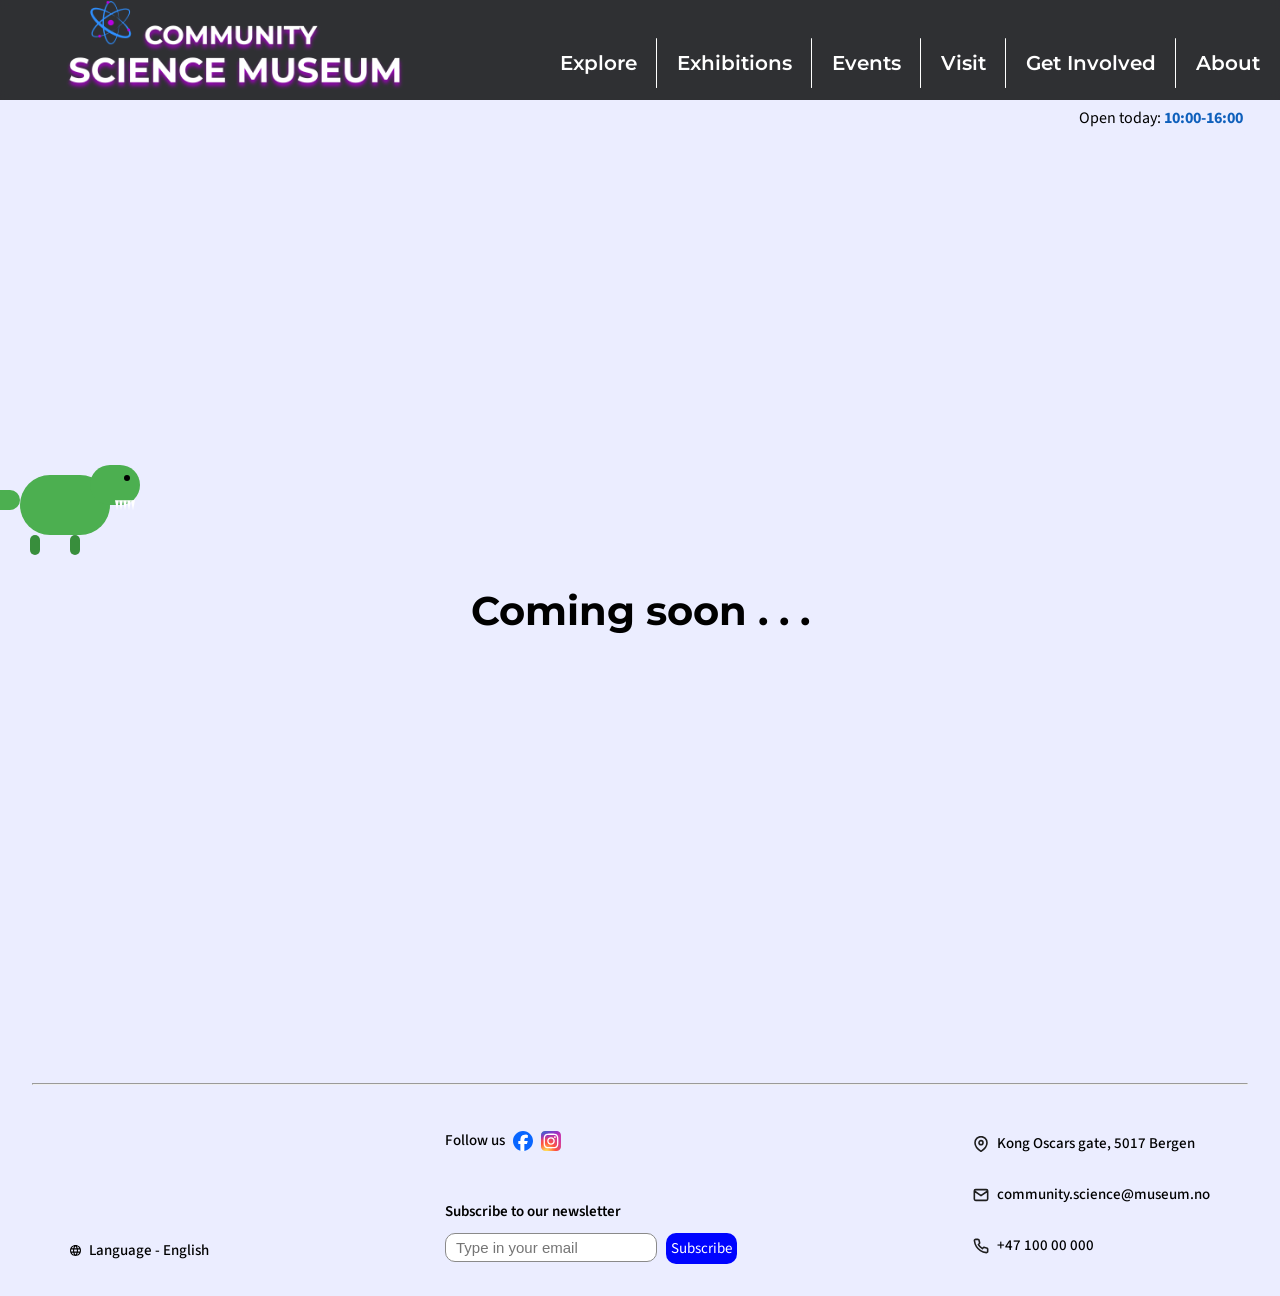
<file: placeholder.html>
<!DOCTYPE html>
<html lang="en">
<head>
  <meta charset="UTF-8">
  <meta name="viewport" content="width=device-width, initial-scale=1.0">
  <meta name="description" content="Community Science Museum offers interactive exhibitions where children and families can explore science through fun and educational experiences.">
  <link rel="preconnect" href="https://fonts.googleapis.com">
  <link rel="preconnect" href="https://fonts.gstatic.com" crossorigin>
  <link href="https://fonts.googleapis.com/css2?family=Montserrat:ital,wght@0,100..900;1,100..900&family=Source+Sans+3:ital,wght@0,200..900;1,200..900&display=swap" rel="stylesheet">
  <link rel="stylesheet" href="styles/global.css">
  <link rel="stylesheet" href="styles/placeholder.css">
  <link rel="stylesheet" href="styles/cards.css">
  <link rel="icon" href="assets/favicon_io/favicon.ico">
  <link rel="icon" type="image/png" sizes="16x16" href="assets/favicon_io/favicon-16x16.png">
  <link rel="icon" type="image/png" sizes="32x32" href="assets/favicon_io/favicon-32x32.png">
  <link rel="apple-touch-icon" sizes="180x180" href="assets/favicon_io/apple-touch-icon.png">
  <title>Coming soon | Community Science Museum</title>
</head>
<body>
  <!-- Top bar -->
  <header class="header">
    <!-- Logo -->
     <a href="index.html" class="logo"><img class="logo" src="assets/Logo.png" alt="community science museum logo" width="848" height="208"></a>
    <!-- Navigation Menu -->
    <input type="checkbox" id="hamburger-toggle" class="keyboard-nav" tabindex="0">

      <label for="hamburger-toggle" class="hamburger-menu">
          <svg aria-hidden="true" width="40" height="40" viewBox="0 0 24 24" fill="none" xmlns="http://www.w3.org/2000/svg">
          <path d="M3 12H21M3 6H21M3 18H21" stroke="white" stroke-width="2.5" stroke-linecap="round" stroke-linejoin="round"/>
          </svg>
          <span class="screen-readers-only">Menu</span>
      </label>
      
      <nav aria-label="Navigation menu" class="navigation-menu">
        <ul>
          <li><a href="explore.html" class="nav-links">Explore</a></li>
          <li><a href="exhibitions.html" class="nav-links">Exhibitions</a></li>
          <li><a href="events.html" class="nav-links">Events</a></li>
          <li><a href="visit.html" class="nav-links">Visit</a></li>
          <li><a href="get-involved.html" class="nav-links">Get Involved</a></li>
          <li><a href="about.html" class="nav-links">About</a></li>
        </ul>
      </nav>
  </header>

  <main>
    <div class="opening-hours">
      <span>Open today: <strong style="color:#0F60BC;">10:00-16:00</strong></span>
      </div>

      <div class="wrapper">
        <div class="dino">
        <div class="tail"></div>
        <div class="body"></div>
        <div class="head">
          <div class="eye"></div>
          <div class="teeth"></div>
        </div>
        <div class="leg leg1"></div>
        <div class="leg leg2"></div>
      </div>
        <h1>Coming soon . . . </h1>
      </div>
      
  </main>

  <hr>
  <footer class="footer-section">
    <div class="language">
      <a href="placeholder.html" aria-label="Choose Language">
        <svg aria-hidden="true" width="11" height="11" viewBox="0 0 11 11" fill="none" xmlns="http://www.w3.org/2000/svg">
        <path d="M5.5 11C4.74833 11 4.03792 10.8556 3.36875 10.5669C2.69958 10.2781 2.11521 9.88396 1.61563 9.38438C1.11604 8.88479 0.721875 8.30042 0.433125 7.63125C0.144375 6.96208 0 6.25167 0 5.5C0 4.73917 0.144375 4.02646 0.433125 3.36188C0.721875 2.69729 1.11604 2.11521 1.61563 1.61563C2.11521 1.11604 2.69958 0.721875 3.36875 0.433125C4.03792 0.144375 4.74833 0 5.5 0C6.26083 0 6.97354 0.144375 7.63812 0.433125C8.30271 0.721875 8.88479 1.11604 9.38438 1.61563C9.88396 2.11521 10.2781 2.69729 10.5669 3.36188C10.8556 4.02646 11 4.73917 11 5.5C11 6.25167 10.8556 6.96208 10.5669 7.63125C10.2781 8.30042 9.88396 8.88479 9.38438 9.38438C8.88479 9.88396 8.30271 10.2781 7.63812 10.5669C6.97354 10.8556 6.26083 11 5.5 11ZM5.5 9.8725C5.73833 9.5425 5.94458 9.19875 6.11875 8.84125C6.29292 8.48375 6.435 8.10333 6.545 7.7H4.455C4.565 8.10333 4.70708 8.48375 4.88125 8.84125C5.05542 9.19875 5.26167 9.5425 5.5 9.8725ZM4.07 9.6525C3.905 9.35 3.76063 9.03604 3.63688 8.71063C3.51313 8.38521 3.41 8.04833 3.3275 7.7H1.705C1.97083 8.15833 2.30312 8.55708 2.70187 8.89625C3.10063 9.23542 3.55667 9.4875 4.07 9.6525ZM6.93 9.6525C7.44333 9.4875 7.89938 9.23542 8.29813 8.89625C8.69688 8.55708 9.02917 8.15833 9.295 7.7H7.6725C7.59 8.04833 7.48688 8.38521 7.36312 8.71063C7.23938 9.03604 7.095 9.35 6.93 9.6525ZM1.2375 6.6H3.1075C3.08 6.41667 3.05938 6.23563 3.04562 6.05688C3.03187 5.87813 3.025 5.6925 3.025 5.5C3.025 5.3075 3.03187 5.12188 3.04562 4.94313C3.05938 4.76438 3.08 4.58333 3.1075 4.4H1.2375C1.19167 4.58333 1.15729 4.76438 1.13437 4.94313C1.11146 5.12188 1.1 5.3075 1.1 5.5C1.1 5.6925 1.11146 5.87813 1.13437 6.05688C1.15729 6.23563 1.19167 6.41667 1.2375 6.6ZM4.2075 6.6H6.7925C6.82 6.41667 6.84063 6.23563 6.85438 6.05688C6.86813 5.87813 6.875 5.6925 6.875 5.5C6.875 5.3075 6.86813 5.12188 6.85438 4.94313C6.84063 4.76438 6.82 4.58333 6.7925 4.4H4.2075C4.18 4.58333 4.15938 4.76438 4.14563 4.94313C4.13188 5.12188 4.125 5.3075 4.125 5.5C4.125 5.6925 4.13188 5.87813 4.14563 6.05688C4.15938 6.23563 4.18 6.41667 4.2075 6.6ZM7.8925 6.6H9.7625C9.80833 6.41667 9.84271 6.23563 9.86563 6.05688C9.88854 5.87813 9.9 5.6925 9.9 5.5C9.9 5.3075 9.88854 5.12188 9.86563 4.94313C9.84271 4.76438 9.80833 4.58333 9.7625 4.4H7.8925C7.92 4.58333 7.94063 4.76438 7.95438 4.94313C7.96813 5.12188 7.975 5.3075 7.975 5.5C7.975 5.6925 7.96813 5.87813 7.95438 6.05688C7.94063 6.23563 7.92 6.41667 7.8925 6.6ZM7.6725 3.3H9.295C9.02917 2.84167 8.69688 2.44292 8.29813 2.10375C7.89938 1.76458 7.44333 1.5125 6.93 1.3475C7.095 1.65 7.23938 1.96396 7.36312 2.28938C7.48688 2.61479 7.59 2.95167 7.6725 3.3ZM4.455 3.3H6.545C6.435 2.89667 6.29292 2.51625 6.11875 2.15875C5.94458 1.80125 5.73833 1.4575 5.5 1.1275C5.26167 1.4575 5.05542 1.80125 4.88125 2.15875C4.70708 2.51625 4.565 2.89667 4.455 3.3ZM1.705 3.3H3.3275C3.41 2.95167 3.51313 2.61479 3.63688 2.28938C3.76063 1.96396 3.905 1.65 4.07 1.3475C3.55667 1.5125 3.10063 1.76458 2.70187 2.10375C2.30312 2.44292 1.97083 2.84167 1.705 3.3Z" fill="black"/>
        </svg>
         Language - English
      </a>
    </div>


    <div class="social">
      <div class="social-media">
        Follow us 
        <a href="https://facebook.com" target="_blank" rel="noopener noreferrer">
          <svg aria-hidden="true" width="20" height="20" viewBox="0 0 20 20" fill="none" xmlns="http://www.w3.org/2000/svg">
          <g clip-path="url(#clip0_159_3190)">
          <path d="M20 10C20 4.4772 15.5228 0 10 0C4.4772 0 0 4.4772 0 10C0 14.6896 3.2288 18.6248 7.5844 19.7056V13.056H5.5224V10H7.5844V8.6832C7.5844 5.2796 9.1248 3.702 12.4664 3.702C13.1 3.702 14.1932 3.8264 14.6404 3.9504V6.7204C14.4044 6.6956 13.9944 6.6832 13.4852 6.6832C11.8456 6.6832 11.212 7.3044 11.212 8.9192V10H14.4784L13.9172 13.056H11.212V19.9268C16.1636 19.3288 20.0004 15.1128 20.0004 10H20Z" fill="#0866FF"/>
          <path d="M13.9173 13.0559L14.4785 9.9999H11.2121V8.9191C11.2121 7.3043 11.8457 6.6831 13.4853 6.6831C13.9945 6.6831 14.4045 6.6955 14.6405 6.7203V3.9503C14.1933 3.8259 13.1001 3.7019 12.4665 3.7019C9.12486 3.7019 7.58446 5.2795 7.58446 8.6831V9.9999H5.52246V13.0559H7.58446V19.7055C8.35806 19.8975 9.16726 19.9999 10.0001 19.9999C10.4101 19.9999 10.8145 19.9747 11.2117 19.9267V13.0559H13.9169H13.9173Z" fill="white"/>
          </g>
          <defs>
          <clipPath id="clip0_159_3190">
          <rect width="20" height="20" fill="white"/>
          </clipPath>
          </defs>
          </svg>
          <span class="screen-readers-only">Facebook</span>
        </a>

        <a href="http://instagram.com" target="_blank" rel="noopener noreferrer">
          <svg aria-hidden="true" width="20" height="20" viewBox="0 0 20 20" fill="none" xmlns="http://www.w3.org/2000/svg">
          <path d="M10.0033 0C5.82836 0 4.60736 0.00430806 4.37002 0.024002C3.51325 0.0952388 2.98012 0.230173 2.39931 0.519429C1.9517 0.741755 1.59869 0.999469 1.25029 1.36073C0.615799 2.01956 0.231256 2.83009 0.0920511 3.79355C0.0243715 4.26128 0.00468288 4.35668 0.000683632 6.7458C-0.00085454 7.54218 0.000683632 8.59027 0.000683632 9.99608C0.000683632 14.1687 0.00529815 15.3888 0.0252944 15.6258C0.0945122 16.4597 0.225257 16.9844 0.502128 17.5583C1.03126 18.6568 2.04184 19.4815 3.23238 19.7892C3.64461 19.8954 4.09991 19.9538 4.68442 19.9815C4.93206 19.9923 7.4562 20 9.98188 20C12.5076 20 15.0332 19.9969 15.2747 19.9846C15.9515 19.9528 16.3445 19.9 16.7791 19.7877C17.3694 19.6362 17.9195 19.3577 18.3911 18.9716C18.8627 18.5855 19.2443 18.101 19.5093 17.5521C19.7808 16.9921 19.9185 16.4474 19.9808 15.657C19.9943 15.4847 20 12.7372 20 9.99346C20 7.24923 19.9938 4.50684 19.9803 4.33452C19.9172 3.53138 19.7796 2.99133 19.4993 2.42051C19.2694 1.95324 19.014 1.60429 18.6433 1.24749C17.9819 0.615437 17.1728 0.230789 16.2086 0.0917001C15.7414 0.0241559 15.6484 0.0041542 13.258 0H10.0033Z" fill="url(#paint0_radial_159_3193)"/>
          <path d="M10.0033 0C5.82836 0 4.60736 0.00430806 4.37002 0.024002C3.51325 0.0952388 2.98012 0.230173 2.39931 0.519429C1.9517 0.741755 1.59869 0.999469 1.25029 1.36073C0.615799 2.01956 0.231256 2.83009 0.0920511 3.79355C0.0243715 4.26128 0.00468288 4.35668 0.000683632 6.7458C-0.00085454 7.54218 0.000683632 8.59027 0.000683632 9.99608C0.000683632 14.1687 0.00529815 15.3888 0.0252944 15.6258C0.0945122 16.4597 0.225257 16.9844 0.502128 17.5583C1.03126 18.6568 2.04184 19.4815 3.23238 19.7892C3.64461 19.8954 4.09991 19.9538 4.68442 19.9815C4.93206 19.9923 7.4562 20 9.98188 20C12.5076 20 15.0332 19.9969 15.2747 19.9846C15.9515 19.9528 16.3445 19.9 16.7791 19.7877C17.3694 19.6362 17.9195 19.3577 18.3911 18.9716C18.8627 18.5855 19.2443 18.101 19.5093 17.5521C19.7808 16.9921 19.9185 16.4474 19.9808 15.657C19.9943 15.4847 20 12.7372 20 9.99346C20 7.24923 19.9938 4.50684 19.9803 4.33452C19.9172 3.53138 19.7796 2.99133 19.4993 2.42051C19.2694 1.95324 19.014 1.60429 18.6433 1.24749C17.9819 0.615437 17.1728 0.230789 16.2086 0.0917001C15.7414 0.0241559 15.6484 0.0041542 13.258 0H10.0033Z" fill="url(#paint1_radial_159_3193)"/>
          <path d="M9.99892 2.61523C7.99376 2.61523 7.74212 2.624 6.95457 2.65985C6.16857 2.69586 5.63205 2.82033 5.1626 3.00296C4.677 3.19159 4.26508 3.44392 3.85469 3.85457C3.444 4.26507 3.19174 4.6771 3.00255 5.16268C2.8195 5.63241 2.69491 6.16923 2.65953 6.95514C2.62446 7.7429 2.61523 7.99477 2.61523 10.0005C2.61523 12.0062 2.62416 12.2571 2.65984 13.0449C2.69599 13.8311 2.82043 14.3678 3.00285 14.8373C3.19159 15.3231 3.44385 15.7351 3.85439 16.1456C4.26462 16.5564 4.67654 16.8094 5.16183 16.998C5.63159 17.1806 6.16826 17.3051 6.95411 17.3411C7.74165 17.3769 7.99315 17.3857 9.99815 17.3857C12.0035 17.3857 12.2543 17.3769 13.0419 17.3411C13.8279 17.3051 14.365 17.1806 14.8348 16.998C15.3202 16.8094 15.7315 16.5564 16.1418 16.1456C16.5525 15.7351 16.8047 15.3231 16.9939 14.8375C17.1754 14.3678 17.3 13.831 17.3369 13.045C17.3723 12.2573 17.3815 12.0062 17.3815 10.0005C17.3815 7.99477 17.3723 7.74305 17.3369 6.95529C17.3 6.16907 17.1754 5.63241 16.9939 5.16283C16.8047 4.6771 16.5525 4.26507 16.1418 3.85457C15.7311 3.44377 15.3204 3.19144 14.8343 3.00296C14.3636 2.82033 13.8268 2.69586 13.0408 2.65985C12.2533 2.624 12.0025 2.61523 9.99677 2.61523H9.99892ZM9.33659 3.94612C9.53316 3.94581 9.75251 3.94612 9.99892 3.94612C11.9702 3.94612 12.2039 3.95319 12.9824 3.98858C13.7022 4.02151 14.0929 4.14182 14.3532 4.24291C14.6977 4.37677 14.9434 4.53678 15.2016 4.79526C15.4601 5.05375 15.62 5.29992 15.7541 5.64457C15.8552 5.90459 15.9756 6.29539 16.0084 7.01545C16.0438 7.79398 16.0515 8.02785 16.0515 9.99878C16.0515 11.9697 16.0438 12.2036 16.0084 12.9821C15.9755 13.7022 15.8552 14.093 15.7541 14.353C15.6203 14.6976 15.4601 14.943 15.2016 15.2014C14.9432 15.4599 14.6979 15.6199 14.3532 15.7537C14.0932 15.8553 13.7022 15.9753 12.9824 16.0082C12.204 16.0436 11.9702 16.0513 9.99892 16.0513C8.02745 16.0513 7.7938 16.0436 7.01548 16.0082C6.29562 15.975 5.90492 15.8547 5.64451 15.7536C5.29996 15.6197 5.05385 15.4597 4.79544 15.2012C4.53703 14.9427 4.37706 14.6972 4.24293 14.3524C4.14187 14.0924 4.02143 13.7016 3.98867 12.9815C3.95329 12.203 3.94621 11.9691 3.94621 9.99693C3.94621 8.02477 3.95329 7.79213 3.98867 7.01361C4.02159 6.29355 4.14187 5.90274 4.24293 5.64241C4.37675 5.29777 4.53703 5.05159 4.79544 4.79311C5.05385 4.53463 5.29996 4.37461 5.64451 4.24045C5.90477 4.1389 6.29562 4.01889 7.01548 3.98581C7.69659 3.95504 7.96054 3.94581 9.33659 3.94427V3.94612ZM13.94 5.17237C13.7648 5.17237 13.5935 5.22436 13.4478 5.32175C13.3021 5.41915 13.1885 5.55757 13.1215 5.71953C13.0544 5.88148 13.0369 6.05969 13.0711 6.23161C13.1053 6.40353 13.1897 6.56144 13.3136 6.68537C13.4376 6.8093 13.5955 6.89368 13.7674 6.92784C13.9393 6.962 14.1174 6.94441 14.2793 6.87728C14.4412 6.81016 14.5795 6.69652 14.6768 6.55074C14.7742 6.40496 14.8261 6.23359 14.826 6.05829C14.826 5.56902 14.4292 5.17207 13.94 5.17207V5.17237ZM9.99892 6.20785C7.90501 6.20785 6.20733 7.90599 6.20733 10.0005C6.20733 12.095 7.90501 13.7923 9.99892 13.7923C12.0928 13.7923 13.7901 12.095 13.7901 10.0005C13.7901 7.90599 12.0927 6.20785 9.99877 6.20785H9.99892ZM9.99892 7.53873C11.3581 7.53873 12.46 8.64082 12.46 10.0005C12.46 11.36 11.3581 12.4622 9.99892 12.4622C8.63964 12.4622 7.53785 11.36 7.53785 10.0005C7.53785 8.64082 8.63964 7.53873 9.99892 7.53873V7.53873Z" fill="white"/>
          <defs>
          <radialGradient id="paint0_radial_159_3193" cx="0" cy="0" r="1" gradientUnits="userSpaceOnUse" gradientTransform="translate(5.31253 21.5404) rotate(-90) scale(19.8215 18.4355)">
          <stop offset="0" stop-color="#FFDD55"/>
          <stop offset="0.1" stop-color="#FFDD55"/>
          <stop offset="0.5" stop-color="#FF543E"/>
          <stop offset="1" stop-color="#C837AB"/>
          </radialGradient>
          <radialGradient id="paint1_radial_159_3193" cx="0" cy="0" r="1" gradientTransform="matrix(1.73907 8.68794 -35.8113 7.17241 -3.35011 1.44077)" gradientUnits="userSpaceOnUse">
          <stop offset="0" stop-color="#3771C8"/>
          <stop offset="0.128" stop-color="#3771C8"/>
          <stop offset="1" stop-color="#6600FF" stop-opacity="0"/>
          </radialGradient>
          </defs>
          </svg>
          <span class="screen-readers-only">Instagram</span>
        </a>
      </div>
      
      <form class="subscribe-section" action="#" method="post">
        <label for="email-footer">Subscribe to our newsletter</label><br>
        <input type="email" id="email-footer" placeholder="Type in your email" required>

        <button type="submit" class="subscribe-button">Subscribe</button>  
      </form>
    </div>

    <address class="contact-info">
        <a href="https://www.google.com/maps/?q=Kong+Oscars+gate,+Bergen" target="_blank" rel="noopener noreferrer" aria-label="View address on map">
          <svg aria-hidden="true" width="16" height="16" viewBox="0 0 16 16" fill="none" xmlns="http://www.w3.org/2000/svg">
          <g clip-path="url(#clip0_155_3023)">
          <path d="M14 6.6665C14 11.3332 8 15.3332 8 15.3332C8 15.3332 2 11.3332 2 6.6665C2 5.0752 2.63214 3.54908 3.75736 2.42386C4.88258 1.29864 6.4087 0.666504 8 0.666504C9.5913 0.666504 11.1174 1.29864 12.2426 2.42386C13.3679 3.54908 14 5.0752 14 6.6665Z" stroke="#1E1E1E" stroke-width="1.6" stroke-linecap="round" stroke-linejoin="round"/>
          <path d="M8 8.6665C9.10457 8.6665 10 7.77107 10 6.6665C10 5.56193 9.10457 4.6665 8 4.6665C6.89543 4.6665 6 5.56193 6 6.6665C6 7.77107 6.89543 8.6665 8 8.6665Z" stroke="#1E1E1E" stroke-width="1.6" stroke-linecap="round" stroke-linejoin="round"/>
          </g>
          <defs>
          <clipPath id="clip0_155_3023">
          <rect width="16" height="16" fill="white"/>
          </clipPath>
          </defs>
          </svg>
            Kong Oscars gate, 5017 Bergen
        </a><br>

        <a href="mailto:community.science@museum.no?subject=Inquiry" aria-label="Send email to museum">
          <svg aria-hidden="true" width="16" height="16" viewBox="0 0 16 16" fill="none" xmlns="http://www.w3.org/2000/svg">
          <path d="M14.6667 3.99984C14.6667 3.2665 14.0667 2.6665 13.3334 2.6665H2.66671C1.93337 2.6665 1.33337 3.2665 1.33337 3.99984M14.6667 3.99984V11.9998C14.6667 12.7332 14.0667 13.3332 13.3334 13.3332H2.66671C1.93337 13.3332 1.33337 12.7332 1.33337 11.9998V3.99984M14.6667 3.99984L8.00004 8.6665L1.33337 3.99984" stroke="#1E1E1E" stroke-width="1.6" stroke-linecap="round" stroke-linejoin="round"/>
          </svg>
            community.science@museum.no
        </a><br>

        <a href="tel:+4710000000" aria-label="Call museum">
          <svg aria-hidden="true" width="16" height="16" viewBox="0 0 16 16" fill="none" xmlns="http://www.w3.org/2000/svg">
          <g clip-path="url(#clip0_155_3022)">
          <path d="M14.6667 11.2802V13.2802C14.6675 13.4659 14.6294 13.6497 14.555 13.8198C14.4807 13.9899 14.3716 14.1426 14.2348 14.2681C14.0979 14.3937 13.9364 14.4892 13.7605 14.5487C13.5847 14.6082 13.3983 14.6303 13.2134 14.6136C11.1619 14.3907 9.19137 13.6897 7.46004 12.5669C5.84926 11.5433 4.48359 10.1777 3.46004 8.56689C2.33336 6.8277 1.6322 4.84756 1.41337 2.78689C1.39671 2.60254 1.41862 2.41673 1.4777 2.24131C1.53679 2.06589 1.63175 1.90469 1.75655 1.76797C1.88134 1.63126 2.03324 1.52203 2.20256 1.44724C2.37189 1.37245 2.55493 1.33374 2.74004 1.33356H4.74004C5.06357 1.33038 5.37723 1.44495 5.62254 1.65592C5.86786 1.86689 6.02809 2.15986 6.07337 2.48023C6.15779 3.12027 6.31434 3.74871 6.54004 4.35356C6.62973 4.59218 6.64914 4.8515 6.59597 5.10081C6.5428 5.35012 6.41928 5.57897 6.24004 5.76023L5.39337 6.60689C6.34241 8.27592 7.72434 9.65786 9.39337 10.6069L10.24 9.76023C10.4213 9.58099 10.6501 9.45746 10.8994 9.40429C11.1488 9.35112 11.4081 9.37053 11.6467 9.46023C12.2516 9.68593 12.88 9.84248 13.52 9.92689C13.8439 9.97258 14.1396 10.1357 14.3511 10.3852C14.5625 10.6348 14.6748 10.9533 14.6667 11.2802Z" stroke="#1E1E1E" stroke-width="1.6" stroke-linecap="round" stroke-linejoin="round"/>
          </g>
          <defs>
          <clipPath id="clip0_155_3022">
          <rect width="16" height="16" fill="white"/>
          </clipPath>
          </defs>
          </svg>
            +47 100 00 000
        </a>
    </address>
  </footer>
</body>
</html>
</file>
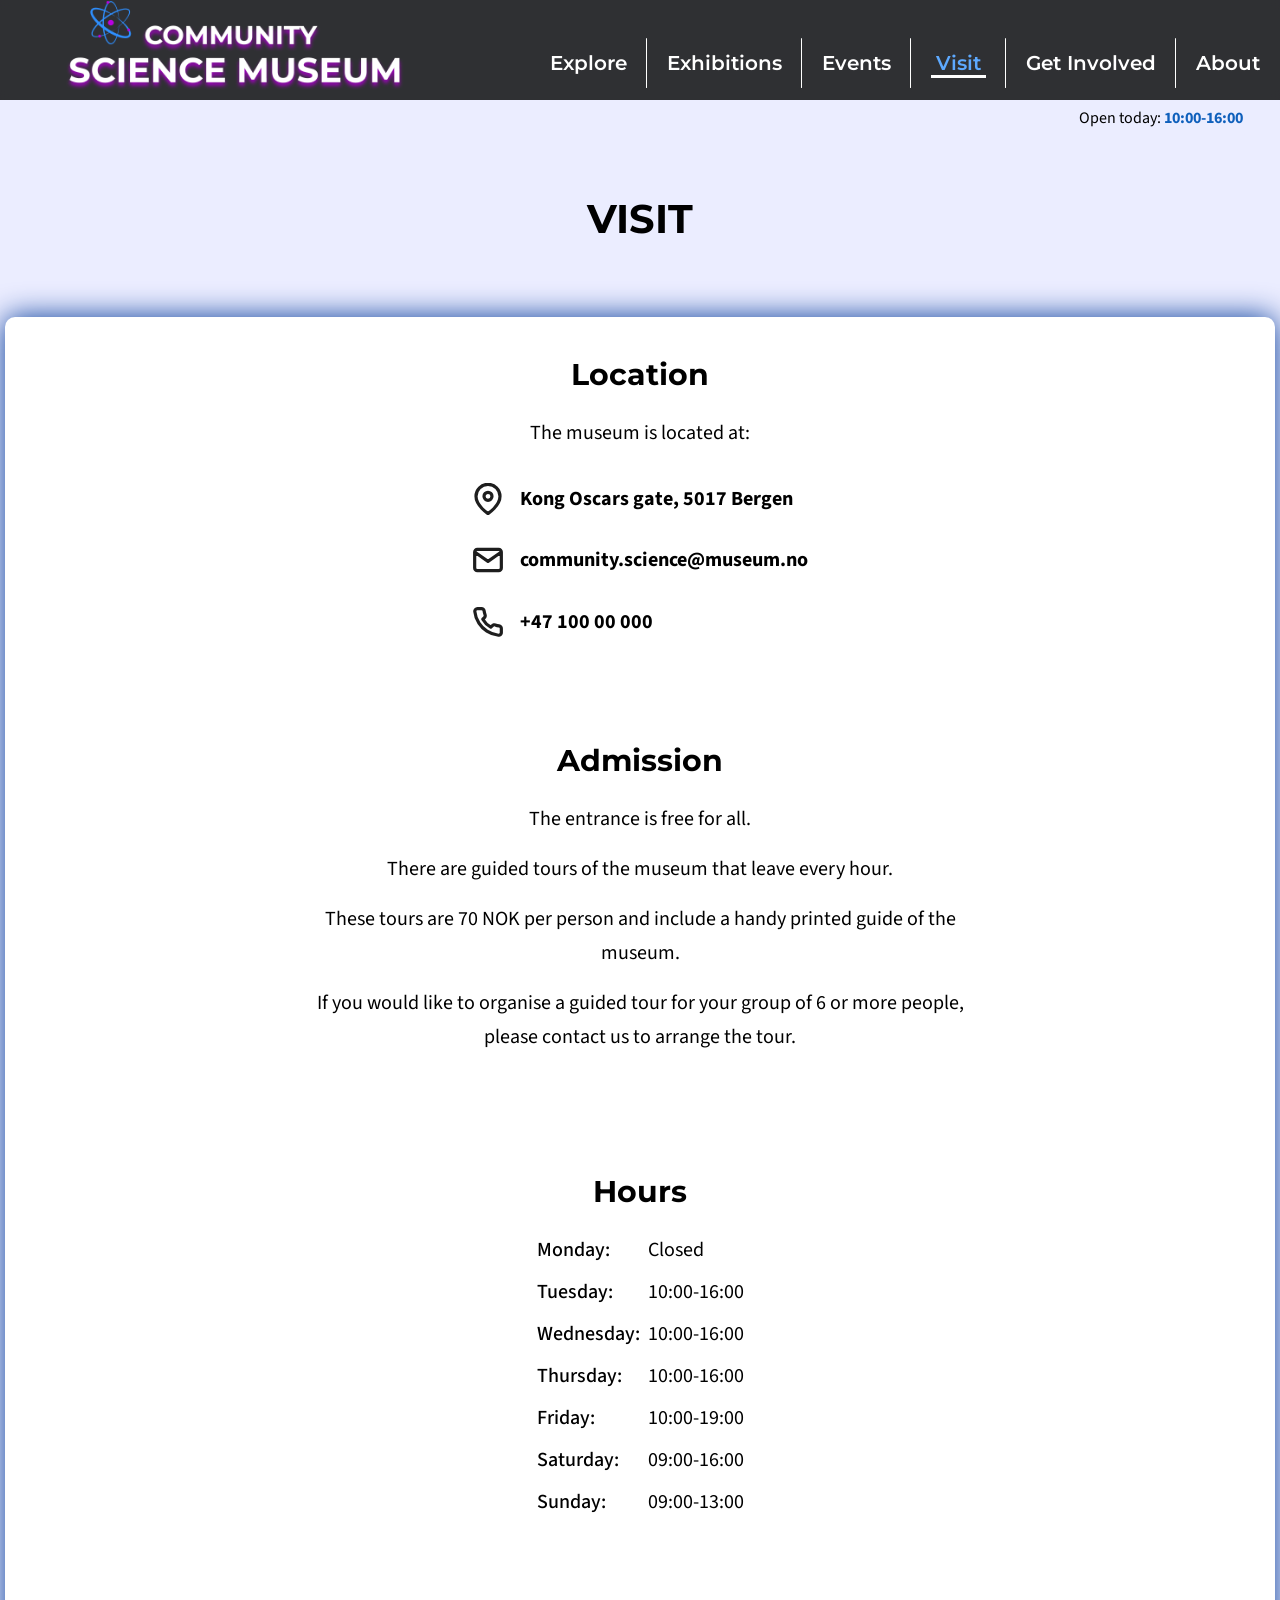
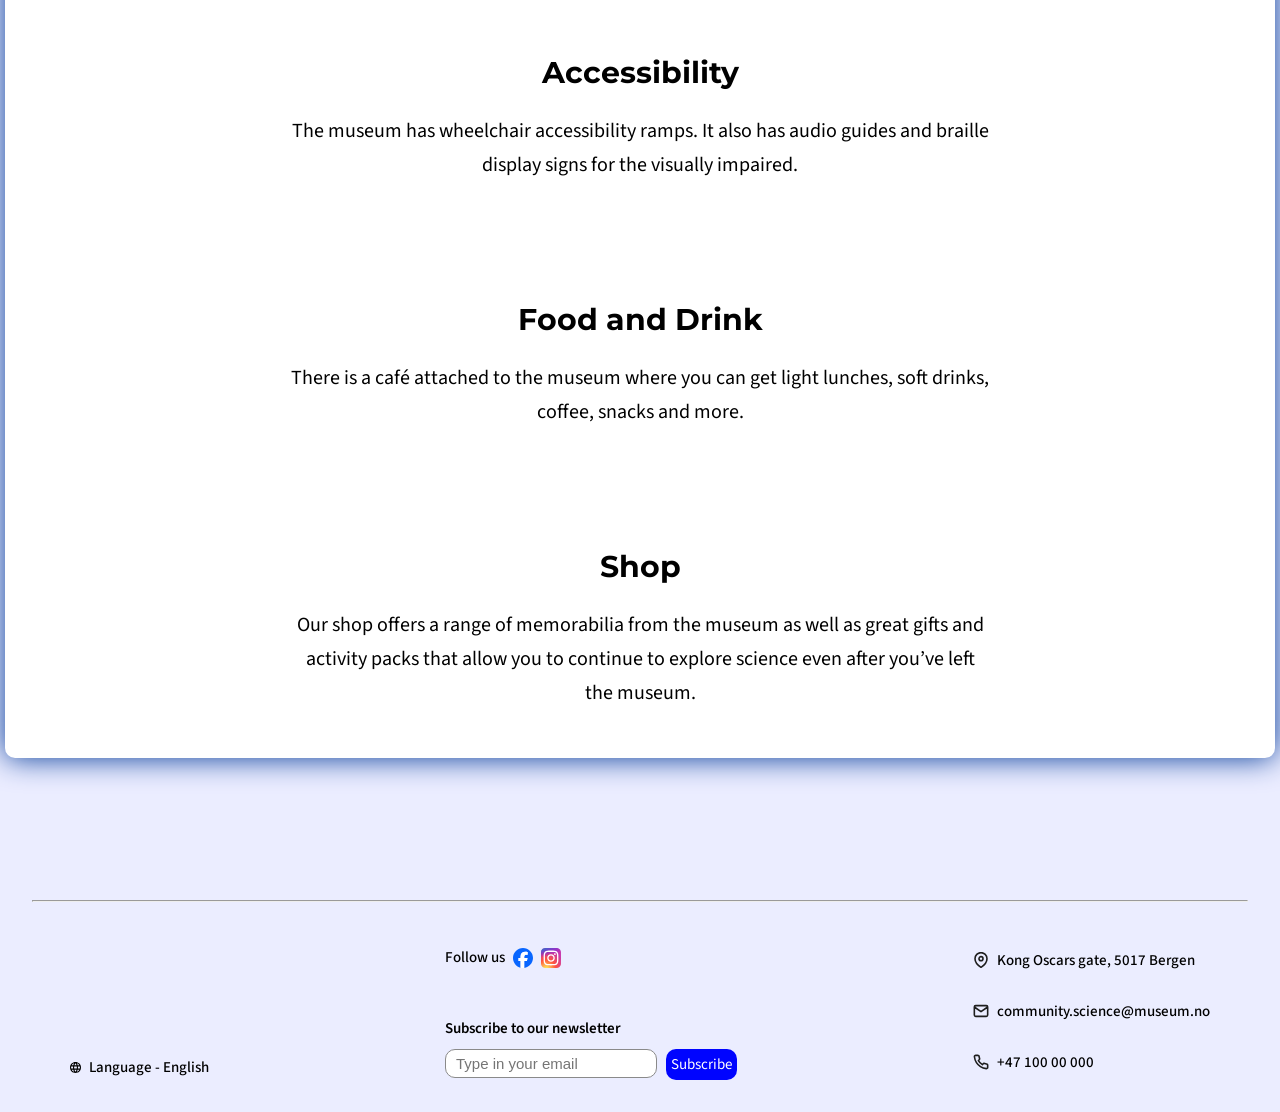
<file: visit.html>
<!DOCTYPE html>
<html lang="en">
<head>
  <meta name="description" content="Visit the Community Science Museum in Bergen. Find us at Kong Oscars gate and enjoy accessible facilities, a café, and a gift shop for the whole family.">
  <meta charset="UTF-8">
  <meta name="viewport" content="width=device-width, initial-scale=1.0">
  <link rel="preconnect" href="https://fonts.googleapis.com">
  <link rel="preconnect" href="https://fonts.gstatic.com" crossorigin>
  <link href="https://fonts.googleapis.com/css2?family=Montserrat:ital,wght@0,100..900;1,100..900&family=Source+Sans+3:ital,wght@0,200..900;1,200..900&display=swap" rel="stylesheet">
  <link rel="stylesheet" href="styles/global.css">
  <link rel="stylesheet" href="styles/visit.css">
  <link rel="stylesheet" href="styles/cards.css">
  <link rel="icon" href="assets/favicon_io/favicon.ico">
  <link rel="icon" type="image/png" sizes="16x16" href="assets/favicon_io/favicon-16x16.png">
  <link rel="icon" type="image/png" sizes="32x32" href="assets/favicon_io/favicon-32x32.png">
  <link rel="apple-touch-icon" sizes="180x180" href="assets/favicon_io/apple-touch-icon.png">
  <title>Visit | Community Science Museum</title>
</head>
<body>
  <!-- Top bar -->
  <header class="header">
    <!-- Logo -->
     <a href="index.html" class="logo"><img class="logo" src="assets/Logo.png" alt="community science museum logo" width="848" height="208"></a>
    <!-- Navigation Menu -->
    <input type="checkbox" id="hamburger-toggle" class="keyboard-nav" tabindex="0">

      <label for="hamburger-toggle" class="hamburger-menu">
          <svg aria-hidden="true" width="40" height="40" viewBox="0 0 24 24" fill="none" xmlns="http://www.w3.org/2000/svg">
          <path d="M3 12H21M3 6H21M3 18H21" stroke="white" stroke-width="2.5" stroke-linecap="round" stroke-linejoin="round"/>
          </svg>
          <span class="screen-readers-only">Menu</span>
      </label>
      
      <nav aria-label="Navigation menu" class="navigation-menu">
        <ul>
          <li><a href="explore.html" class="nav-links">Explore</a></li>
          <li><a href="exhibitions.html" class="nav-links">Exhibitions</a></li>
          <li><a href="events.html" class="nav-links">Events</a></li>
          <li><a href="visit.html" class="active-nav">Visit</a></li>
          <li><a href="get-involved.html" class="nav-links">Get Involved</a></li>
          <li><a href="about.html" class="nav-links">About</a></li>
        </ul>
      </nav>
  </header>

  <main>
    <div class="opening-hours">
      <span>Open today: <strong style="color:#0F60BC;">10:00-16:00</strong></span>
    </div>

    <h1>VISIT</h1>
    <div class="container">

      <section class="location-section">
        <h2>Location</h2>
        <p>The museum is located at:</p>

        <address class="address">
          <a href="https://www.google.com/maps/?q=Kong+Oscars+gate,+Bergen" target="_blank" rel="noopener noreferrer" aria-label="View address on map">
          <svg aria-hidden="true" viewBox="0 0 16 16" fill="none" xmlns="http://www.w3.org/2000/svg">
          <path d="M14 6.6665C14 11.3332 8 15.3332 8 15.3332C8 15.3332 2 11.3332 2 6.6665C2 5.0752 2.63214 3.54908 3.75736 2.42386C4.88258 1.29864 6.4087 0.666504 8 0.666504C9.5913 0.666504 11.1174 1.29864 12.2426 2.42386C13.3679 3.54908 14 5.0752 14 6.6665Z" stroke="#1E1E1E" stroke-width="1.6" stroke-linecap="round" stroke-linejoin="round"/>
          <path d="M8 8.6665C9.10457 8.6665 10 7.77107 10 6.6665C10 5.56193 9.10457 4.6665 8 4.6665C6.89543 4.6665 6 5.56193 6 6.6665C6 7.77107 6.89543 8.6665 8 8.6665Z" stroke="#1E1E1E" stroke-width="1.6" stroke-linecap="round" stroke-linejoin="round"/>
          </svg>
            Kong Oscars gate, 5017 Bergen
        </a><br>

          <a href="mailto:community.science@museum.no?subject=Inquiry">
            <svg aria-hidden="true" viewBox="0 0 16 16" fill="none" xmlns="http://www.w3.org/2000/svg">
            <path d="M14.6667 3.99984C14.6667 3.2665 14.0667 2.6665 13.3334 2.6665H2.66671C1.93337 2.6665 1.33337 3.2665 1.33337 3.99984M14.6667 3.99984V11.9998C14.6667 12.7332 14.0667 13.3332 13.3334 13.3332H2.66671C1.93337 13.3332 1.33337 12.7332 1.33337 11.9998V3.99984M14.6667 3.99984L8.00004 8.6665L1.33337 3.99984" stroke="#1E1E1E" stroke-width="1.6" stroke-linecap="round" stroke-linejoin="round"/>
            </svg>
              community.science@museum.no
          </a><br>

          <a href="tel:+4710000000" aria-label="Call museum">
            <svg aria-hidden="true" viewBox="0 0 16 16" fill="none" xmlns="http://www.w3.org/2000/svg">
            <path d="M14.6667 11.2802V13.2802C14.6675 13.4659 14.6294 13.6497 14.555 13.8198C14.4807 13.9899 14.3716 14.1426 14.2348 14.2681C14.0979 14.3937 13.9364 14.4892 13.7605 14.5487C13.5847 14.6082 13.3983 14.6303 13.2134 14.6136C11.1619 14.3907 9.19137 13.6897 7.46004 12.5669C5.84926 11.5433 4.48359 10.1777 3.46004 8.56689C2.33336 6.8277 1.6322 4.84756 1.41337 2.78689C1.39671 2.60254 1.41862 2.41673 1.4777 2.24131C1.53679 2.06589 1.63175 1.90469 1.75655 1.76797C1.88134 1.63126 2.03324 1.52203 2.20256 1.44724C2.37189 1.37245 2.55493 1.33374 2.74004 1.33356H4.74004C5.06357 1.33038 5.37723 1.44495 5.62254 1.65592C5.86786 1.86689 6.02809 2.15986 6.07337 2.48023C6.15779 3.12027 6.31434 3.74871 6.54004 4.35356C6.62973 4.59218 6.64914 4.8515 6.59597 5.10081C6.5428 5.35012 6.41928 5.57897 6.24004 5.76023L5.39337 6.60689C6.34241 8.27592 7.72434 9.65786 9.39337 10.6069L10.24 9.76023C10.4213 9.58099 10.6501 9.45746 10.8994 9.40429C11.1488 9.35112 11.4081 9.37053 11.6467 9.46023C12.2516 9.68593 12.88 9.84248 13.52 9.92689C13.8439 9.97258 14.1396 10.1357 14.3511 10.3852C14.5625 10.6348 14.6748 10.9533 14.6667 11.2802Z" stroke="#1E1E1E" stroke-width="1.6" stroke-linecap="round" stroke-linejoin="round"/>
            </svg>
              +47 100 00 000
          </a>
        </address>
      </section>

      <section>
        <h2>Admission</h2>
        <p>The entrance is free for all.</p>
        <p>There are guided tours of the museum that leave every hour. </p>
        <p>These tours are 70 NOK per person and include a handy printed guide of the museum.</p>
        <p>If you would like to organise a guided tour for your group of 6 or more people, please contact us to arrange the tour.</p>
      </section>

      <section class="hours-section">
        <h2>Hours</h2>
        <dl>    
          <dt>Monday:</dt> <dd>Closed</dd>
          <dt>Tuesday:</dt> <dd>10:00-16:00</dd>
          <dt>Wednesday:</dt> <dd>10:00-16:00</dd>
          <dt>Thursday:</dt> <dd>10:00-16:00</dd>
          <dt>Friday:</dt> <dd>10:00-19:00</dd>
          <dt>Saturday:</dt> <dd>09:00-16:00</dd>
          <dt>Sunday:</dt> <dd>09:00-13:00</dd>
        </dl>
      </section>

      <section>
        <h2>Accessibility</h2>
        <p>The museum has wheelchair accessibility ramps. It also has audio guides and braille display signs for the visually impaired.</p>
      </section>

      <section>
        <h2>Food and Drink</h2>
        <p>There is a café attached to the museum where you can get light lunches, soft drinks, coffee, snacks and more.</p>
      </section>

      <section>
        <h2>Shop</h2>
        <p>Our shop offers a range of memorabilia from the museum as well as great gifts and activity packs that allow you to continue to explore science even after you’ve left the museum.</p>
      </section>
    </div>

  </main>
  
<hr>
  <footer class="footer-section">
    <div class="language">
      <a href="placeholder.html" aria-label="Choose Language">
        <svg aria-hidden="true" width="11" height="11" viewBox="0 0 11 11" fill="none" xmlns="http://www.w3.org/2000/svg">
        <path d="M5.5 11C4.74833 11 4.03792 10.8556 3.36875 10.5669C2.69958 10.2781 2.11521 9.88396 1.61563 9.38438C1.11604 8.88479 0.721875 8.30042 0.433125 7.63125C0.144375 6.96208 0 6.25167 0 5.5C0 4.73917 0.144375 4.02646 0.433125 3.36188C0.721875 2.69729 1.11604 2.11521 1.61563 1.61563C2.11521 1.11604 2.69958 0.721875 3.36875 0.433125C4.03792 0.144375 4.74833 0 5.5 0C6.26083 0 6.97354 0.144375 7.63812 0.433125C8.30271 0.721875 8.88479 1.11604 9.38438 1.61563C9.88396 2.11521 10.2781 2.69729 10.5669 3.36188C10.8556 4.02646 11 4.73917 11 5.5C11 6.25167 10.8556 6.96208 10.5669 7.63125C10.2781 8.30042 9.88396 8.88479 9.38438 9.38438C8.88479 9.88396 8.30271 10.2781 7.63812 10.5669C6.97354 10.8556 6.26083 11 5.5 11ZM5.5 9.8725C5.73833 9.5425 5.94458 9.19875 6.11875 8.84125C6.29292 8.48375 6.435 8.10333 6.545 7.7H4.455C4.565 8.10333 4.70708 8.48375 4.88125 8.84125C5.05542 9.19875 5.26167 9.5425 5.5 9.8725ZM4.07 9.6525C3.905 9.35 3.76063 9.03604 3.63688 8.71063C3.51313 8.38521 3.41 8.04833 3.3275 7.7H1.705C1.97083 8.15833 2.30312 8.55708 2.70187 8.89625C3.10063 9.23542 3.55667 9.4875 4.07 9.6525ZM6.93 9.6525C7.44333 9.4875 7.89938 9.23542 8.29813 8.89625C8.69688 8.55708 9.02917 8.15833 9.295 7.7H7.6725C7.59 8.04833 7.48688 8.38521 7.36312 8.71063C7.23938 9.03604 7.095 9.35 6.93 9.6525ZM1.2375 6.6H3.1075C3.08 6.41667 3.05938 6.23563 3.04562 6.05688C3.03187 5.87813 3.025 5.6925 3.025 5.5C3.025 5.3075 3.03187 5.12188 3.04562 4.94313C3.05938 4.76438 3.08 4.58333 3.1075 4.4H1.2375C1.19167 4.58333 1.15729 4.76438 1.13437 4.94313C1.11146 5.12188 1.1 5.3075 1.1 5.5C1.1 5.6925 1.11146 5.87813 1.13437 6.05688C1.15729 6.23563 1.19167 6.41667 1.2375 6.6ZM4.2075 6.6H6.7925C6.82 6.41667 6.84063 6.23563 6.85438 6.05688C6.86813 5.87813 6.875 5.6925 6.875 5.5C6.875 5.3075 6.86813 5.12188 6.85438 4.94313C6.84063 4.76438 6.82 4.58333 6.7925 4.4H4.2075C4.18 4.58333 4.15938 4.76438 4.14563 4.94313C4.13188 5.12188 4.125 5.3075 4.125 5.5C4.125 5.6925 4.13188 5.87813 4.14563 6.05688C4.15938 6.23563 4.18 6.41667 4.2075 6.6ZM7.8925 6.6H9.7625C9.80833 6.41667 9.84271 6.23563 9.86563 6.05688C9.88854 5.87813 9.9 5.6925 9.9 5.5C9.9 5.3075 9.88854 5.12188 9.86563 4.94313C9.84271 4.76438 9.80833 4.58333 9.7625 4.4H7.8925C7.92 4.58333 7.94063 4.76438 7.95438 4.94313C7.96813 5.12188 7.975 5.3075 7.975 5.5C7.975 5.6925 7.96813 5.87813 7.95438 6.05688C7.94063 6.23563 7.92 6.41667 7.8925 6.6ZM7.6725 3.3H9.295C9.02917 2.84167 8.69688 2.44292 8.29813 2.10375C7.89938 1.76458 7.44333 1.5125 6.93 1.3475C7.095 1.65 7.23938 1.96396 7.36312 2.28938C7.48688 2.61479 7.59 2.95167 7.6725 3.3ZM4.455 3.3H6.545C6.435 2.89667 6.29292 2.51625 6.11875 2.15875C5.94458 1.80125 5.73833 1.4575 5.5 1.1275C5.26167 1.4575 5.05542 1.80125 4.88125 2.15875C4.70708 2.51625 4.565 2.89667 4.455 3.3ZM1.705 3.3H3.3275C3.41 2.95167 3.51313 2.61479 3.63688 2.28938C3.76063 1.96396 3.905 1.65 4.07 1.3475C3.55667 1.5125 3.10063 1.76458 2.70187 2.10375C2.30312 2.44292 1.97083 2.84167 1.705 3.3Z" fill="black"/>
        </svg>
         Language - English
      </a>
    </div>


    <div class="social">
      <div class="social-media">
        Follow us 
        <a href="https://facebook.com" target="_blank" rel="noopener noreferrer">
          <svg aria-hidden="true" width="20" height="20" viewBox="0 0 20 20" fill="none" xmlns="http://www.w3.org/2000/svg">
          <g clip-path="url(#clip0_159_3190)">
          <path d="M20 10C20 4.4772 15.5228 0 10 0C4.4772 0 0 4.4772 0 10C0 14.6896 3.2288 18.6248 7.5844 19.7056V13.056H5.5224V10H7.5844V8.6832C7.5844 5.2796 9.1248 3.702 12.4664 3.702C13.1 3.702 14.1932 3.8264 14.6404 3.9504V6.7204C14.4044 6.6956 13.9944 6.6832 13.4852 6.6832C11.8456 6.6832 11.212 7.3044 11.212 8.9192V10H14.4784L13.9172 13.056H11.212V19.9268C16.1636 19.3288 20.0004 15.1128 20.0004 10H20Z" fill="#0866FF"/>
          <path d="M13.9173 13.0559L14.4785 9.9999H11.2121V8.9191C11.2121 7.3043 11.8457 6.6831 13.4853 6.6831C13.9945 6.6831 14.4045 6.6955 14.6405 6.7203V3.9503C14.1933 3.8259 13.1001 3.7019 12.4665 3.7019C9.12486 3.7019 7.58446 5.2795 7.58446 8.6831V9.9999H5.52246V13.0559H7.58446V19.7055C8.35806 19.8975 9.16726 19.9999 10.0001 19.9999C10.4101 19.9999 10.8145 19.9747 11.2117 19.9267V13.0559H13.9169H13.9173Z" fill="white"/>
          </g>
          <defs>
          <clipPath id="clip0_159_3190">
          <rect width="20" height="20" fill="white"/>
          </clipPath>
          </defs>
          </svg>
          <span class="screen-readers-only">Facebook</span>
        </a>

        <a href="http://instagram.com" target="_blank" rel="noopener noreferrer">
          <svg aria-hidden="true" width="20" height="20" viewBox="0 0 20 20" fill="none" xmlns="http://www.w3.org/2000/svg">
          <path d="M10.0033 0C5.82836 0 4.60736 0.00430806 4.37002 0.024002C3.51325 0.0952388 2.98012 0.230173 2.39931 0.519429C1.9517 0.741755 1.59869 0.999469 1.25029 1.36073C0.615799 2.01956 0.231256 2.83009 0.0920511 3.79355C0.0243715 4.26128 0.00468288 4.35668 0.000683632 6.7458C-0.00085454 7.54218 0.000683632 8.59027 0.000683632 9.99608C0.000683632 14.1687 0.00529815 15.3888 0.0252944 15.6258C0.0945122 16.4597 0.225257 16.9844 0.502128 17.5583C1.03126 18.6568 2.04184 19.4815 3.23238 19.7892C3.64461 19.8954 4.09991 19.9538 4.68442 19.9815C4.93206 19.9923 7.4562 20 9.98188 20C12.5076 20 15.0332 19.9969 15.2747 19.9846C15.9515 19.9528 16.3445 19.9 16.7791 19.7877C17.3694 19.6362 17.9195 19.3577 18.3911 18.9716C18.8627 18.5855 19.2443 18.101 19.5093 17.5521C19.7808 16.9921 19.9185 16.4474 19.9808 15.657C19.9943 15.4847 20 12.7372 20 9.99346C20 7.24923 19.9938 4.50684 19.9803 4.33452C19.9172 3.53138 19.7796 2.99133 19.4993 2.42051C19.2694 1.95324 19.014 1.60429 18.6433 1.24749C17.9819 0.615437 17.1728 0.230789 16.2086 0.0917001C15.7414 0.0241559 15.6484 0.0041542 13.258 0H10.0033Z" fill="url(#paint0_radial_159_3193)"/>
          <path d="M10.0033 0C5.82836 0 4.60736 0.00430806 4.37002 0.024002C3.51325 0.0952388 2.98012 0.230173 2.39931 0.519429C1.9517 0.741755 1.59869 0.999469 1.25029 1.36073C0.615799 2.01956 0.231256 2.83009 0.0920511 3.79355C0.0243715 4.26128 0.00468288 4.35668 0.000683632 6.7458C-0.00085454 7.54218 0.000683632 8.59027 0.000683632 9.99608C0.000683632 14.1687 0.00529815 15.3888 0.0252944 15.6258C0.0945122 16.4597 0.225257 16.9844 0.502128 17.5583C1.03126 18.6568 2.04184 19.4815 3.23238 19.7892C3.64461 19.8954 4.09991 19.9538 4.68442 19.9815C4.93206 19.9923 7.4562 20 9.98188 20C12.5076 20 15.0332 19.9969 15.2747 19.9846C15.9515 19.9528 16.3445 19.9 16.7791 19.7877C17.3694 19.6362 17.9195 19.3577 18.3911 18.9716C18.8627 18.5855 19.2443 18.101 19.5093 17.5521C19.7808 16.9921 19.9185 16.4474 19.9808 15.657C19.9943 15.4847 20 12.7372 20 9.99346C20 7.24923 19.9938 4.50684 19.9803 4.33452C19.9172 3.53138 19.7796 2.99133 19.4993 2.42051C19.2694 1.95324 19.014 1.60429 18.6433 1.24749C17.9819 0.615437 17.1728 0.230789 16.2086 0.0917001C15.7414 0.0241559 15.6484 0.0041542 13.258 0H10.0033Z" fill="url(#paint1_radial_159_3193)"/>
          <path d="M9.99892 2.61523C7.99376 2.61523 7.74212 2.624 6.95457 2.65985C6.16857 2.69586 5.63205 2.82033 5.1626 3.00296C4.677 3.19159 4.26508 3.44392 3.85469 3.85457C3.444 4.26507 3.19174 4.6771 3.00255 5.16268C2.8195 5.63241 2.69491 6.16923 2.65953 6.95514C2.62446 7.7429 2.61523 7.99477 2.61523 10.0005C2.61523 12.0062 2.62416 12.2571 2.65984 13.0449C2.69599 13.8311 2.82043 14.3678 3.00285 14.8373C3.19159 15.3231 3.44385 15.7351 3.85439 16.1456C4.26462 16.5564 4.67654 16.8094 5.16183 16.998C5.63159 17.1806 6.16826 17.3051 6.95411 17.3411C7.74165 17.3769 7.99315 17.3857 9.99815 17.3857C12.0035 17.3857 12.2543 17.3769 13.0419 17.3411C13.8279 17.3051 14.365 17.1806 14.8348 16.998C15.3202 16.8094 15.7315 16.5564 16.1418 16.1456C16.5525 15.7351 16.8047 15.3231 16.9939 14.8375C17.1754 14.3678 17.3 13.831 17.3369 13.045C17.3723 12.2573 17.3815 12.0062 17.3815 10.0005C17.3815 7.99477 17.3723 7.74305 17.3369 6.95529C17.3 6.16907 17.1754 5.63241 16.9939 5.16283C16.8047 4.6771 16.5525 4.26507 16.1418 3.85457C15.7311 3.44377 15.3204 3.19144 14.8343 3.00296C14.3636 2.82033 13.8268 2.69586 13.0408 2.65985C12.2533 2.624 12.0025 2.61523 9.99677 2.61523H9.99892ZM9.33659 3.94612C9.53316 3.94581 9.75251 3.94612 9.99892 3.94612C11.9702 3.94612 12.2039 3.95319 12.9824 3.98858C13.7022 4.02151 14.0929 4.14182 14.3532 4.24291C14.6977 4.37677 14.9434 4.53678 15.2016 4.79526C15.4601 5.05375 15.62 5.29992 15.7541 5.64457C15.8552 5.90459 15.9756 6.29539 16.0084 7.01545C16.0438 7.79398 16.0515 8.02785 16.0515 9.99878C16.0515 11.9697 16.0438 12.2036 16.0084 12.9821C15.9755 13.7022 15.8552 14.093 15.7541 14.353C15.6203 14.6976 15.4601 14.943 15.2016 15.2014C14.9432 15.4599 14.6979 15.6199 14.3532 15.7537C14.0932 15.8553 13.7022 15.9753 12.9824 16.0082C12.204 16.0436 11.9702 16.0513 9.99892 16.0513C8.02745 16.0513 7.7938 16.0436 7.01548 16.0082C6.29562 15.975 5.90492 15.8547 5.64451 15.7536C5.29996 15.6197 5.05385 15.4597 4.79544 15.2012C4.53703 14.9427 4.37706 14.6972 4.24293 14.3524C4.14187 14.0924 4.02143 13.7016 3.98867 12.9815C3.95329 12.203 3.94621 11.9691 3.94621 9.99693C3.94621 8.02477 3.95329 7.79213 3.98867 7.01361C4.02159 6.29355 4.14187 5.90274 4.24293 5.64241C4.37675 5.29777 4.53703 5.05159 4.79544 4.79311C5.05385 4.53463 5.29996 4.37461 5.64451 4.24045C5.90477 4.1389 6.29562 4.01889 7.01548 3.98581C7.69659 3.95504 7.96054 3.94581 9.33659 3.94427V3.94612ZM13.94 5.17237C13.7648 5.17237 13.5935 5.22436 13.4478 5.32175C13.3021 5.41915 13.1885 5.55757 13.1215 5.71953C13.0544 5.88148 13.0369 6.05969 13.0711 6.23161C13.1053 6.40353 13.1897 6.56144 13.3136 6.68537C13.4376 6.8093 13.5955 6.89368 13.7674 6.92784C13.9393 6.962 14.1174 6.94441 14.2793 6.87728C14.4412 6.81016 14.5795 6.69652 14.6768 6.55074C14.7742 6.40496 14.8261 6.23359 14.826 6.05829C14.826 5.56902 14.4292 5.17207 13.94 5.17207V5.17237ZM9.99892 6.20785C7.90501 6.20785 6.20733 7.90599 6.20733 10.0005C6.20733 12.095 7.90501 13.7923 9.99892 13.7923C12.0928 13.7923 13.7901 12.095 13.7901 10.0005C13.7901 7.90599 12.0927 6.20785 9.99877 6.20785H9.99892ZM9.99892 7.53873C11.3581 7.53873 12.46 8.64082 12.46 10.0005C12.46 11.36 11.3581 12.4622 9.99892 12.4622C8.63964 12.4622 7.53785 11.36 7.53785 10.0005C7.53785 8.64082 8.63964 7.53873 9.99892 7.53873V7.53873Z" fill="white"/>
          <defs>
          <radialGradient id="paint0_radial_159_3193" cx="0" cy="0" r="1" gradientUnits="userSpaceOnUse" gradientTransform="translate(5.31253 21.5404) rotate(-90) scale(19.8215 18.4355)">
          <stop offset="0" stop-color="#FFDD55"/>
          <stop offset="0.1" stop-color="#FFDD55"/>
          <stop offset="0.5" stop-color="#FF543E"/>
          <stop offset="1" stop-color="#C837AB"/>
          </radialGradient>
          <radialGradient id="paint1_radial_159_3193" cx="0" cy="0" r="1" gradientTransform="matrix(1.73907 8.68794 -35.8113 7.17241 -3.35011 1.44077)" gradientUnits="userSpaceOnUse">
          <stop offset="0" stop-color="#3771C8"/>
          <stop offset="0.128" stop-color="#3771C8"/>
          <stop offset="1" stop-color="#6600FF" stop-opacity="0"/>
          </radialGradient>
          </defs>
          </svg>
          <span class="screen-readers-only">Instagram</span>
        </a>
      </div>
      
      <form class="subscribe-section" action="#" method="post">
        <label for="email-footer">Subscribe to our newsletter</label><br>
        <input type="email" id="email-footer" placeholder="Type in your email" required>

        <button type="submit" class="subscribe-button">Subscribe</button>  
      </form>
    </div>

    <address class="contact-info">
        <a href="https://www.google.com/maps/?q=Kong+Oscars+gate,+Bergen" target="_blank" rel="noopener noreferrer" aria-label="View address on map">
          <svg aria-hidden="true" width="16" height="16" viewBox="0 0 16 16" fill="none" xmlns="http://www.w3.org/2000/svg">
          <g clip-path="url(#clip0_155_3023)">
          <path d="M14 6.6665C14 11.3332 8 15.3332 8 15.3332C8 15.3332 2 11.3332 2 6.6665C2 5.0752 2.63214 3.54908 3.75736 2.42386C4.88258 1.29864 6.4087 0.666504 8 0.666504C9.5913 0.666504 11.1174 1.29864 12.2426 2.42386C13.3679 3.54908 14 5.0752 14 6.6665Z" stroke="#1E1E1E" stroke-width="1.6" stroke-linecap="round" stroke-linejoin="round"/>
          <path d="M8 8.6665C9.10457 8.6665 10 7.77107 10 6.6665C10 5.56193 9.10457 4.6665 8 4.6665C6.89543 4.6665 6 5.56193 6 6.6665C6 7.77107 6.89543 8.6665 8 8.6665Z" stroke="#1E1E1E" stroke-width="1.6" stroke-linecap="round" stroke-linejoin="round"/>
          </g>
          <defs>
          <clipPath id="clip0_155_3023">
          <rect width="16" height="16" fill="white"/>
          </clipPath>
          </defs>
          </svg>
            Kong Oscars gate, 5017 Bergen
        </a><br>

        <a href="mailto:community.science@museum.no?subject=Inquiry" aria-label="Send email to museum">
          <svg aria-hidden="true" width="16" height="16" viewBox="0 0 16 16" fill="none" xmlns="http://www.w3.org/2000/svg">
          <path d="M14.6667 3.99984C14.6667 3.2665 14.0667 2.6665 13.3334 2.6665H2.66671C1.93337 2.6665 1.33337 3.2665 1.33337 3.99984M14.6667 3.99984V11.9998C14.6667 12.7332 14.0667 13.3332 13.3334 13.3332H2.66671C1.93337 13.3332 1.33337 12.7332 1.33337 11.9998V3.99984M14.6667 3.99984L8.00004 8.6665L1.33337 3.99984" stroke="#1E1E1E" stroke-width="1.6" stroke-linecap="round" stroke-linejoin="round"/>
          </svg>
            community.science@museum.no
        </a><br>

        <a href="tel:+4710000000" aria-label="Call museum">
          <svg aria-hidden="true" width="16" height="16" viewBox="0 0 16 16" fill="none" xmlns="http://www.w3.org/2000/svg">
          <g clip-path="url(#clip0_155_3022)">
          <path d="M14.6667 11.2802V13.2802C14.6675 13.4659 14.6294 13.6497 14.555 13.8198C14.4807 13.9899 14.3716 14.1426 14.2348 14.2681C14.0979 14.3937 13.9364 14.4892 13.7605 14.5487C13.5847 14.6082 13.3983 14.6303 13.2134 14.6136C11.1619 14.3907 9.19137 13.6897 7.46004 12.5669C5.84926 11.5433 4.48359 10.1777 3.46004 8.56689C2.33336 6.8277 1.6322 4.84756 1.41337 2.78689C1.39671 2.60254 1.41862 2.41673 1.4777 2.24131C1.53679 2.06589 1.63175 1.90469 1.75655 1.76797C1.88134 1.63126 2.03324 1.52203 2.20256 1.44724C2.37189 1.37245 2.55493 1.33374 2.74004 1.33356H4.74004C5.06357 1.33038 5.37723 1.44495 5.62254 1.65592C5.86786 1.86689 6.02809 2.15986 6.07337 2.48023C6.15779 3.12027 6.31434 3.74871 6.54004 4.35356C6.62973 4.59218 6.64914 4.8515 6.59597 5.10081C6.5428 5.35012 6.41928 5.57897 6.24004 5.76023L5.39337 6.60689C6.34241 8.27592 7.72434 9.65786 9.39337 10.6069L10.24 9.76023C10.4213 9.58099 10.6501 9.45746 10.8994 9.40429C11.1488 9.35112 11.4081 9.37053 11.6467 9.46023C12.2516 9.68593 12.88 9.84248 13.52 9.92689C13.8439 9.97258 14.1396 10.1357 14.3511 10.3852C14.5625 10.6348 14.6748 10.9533 14.6667 11.2802Z" stroke="#1E1E1E" stroke-width="1.6" stroke-linecap="round" stroke-linejoin="round"/>
          </g>
          <defs>
          <clipPath id="clip0_155_3022">
          <rect width="16" height="16" fill="white"/>
          </clipPath>
          </defs>
          </svg>
            +47 100 00 000
        </a>
    </address>
  </footer>
</body>
</html>
</file>
<file: styles/global.css>
:root {
  --background: rgb(235, 237, 255);
  --headings: "Montserrat", system-ui, -apple-system, BlinkMacSystemFont, 'Segoe UI', Roboto, Oxygen, Ubuntu, Cantarell, 'Open Sans', 'Helvetica Neue', sans-serif;
  --body-text: "Source Sans 3", system-ui, -apple-system, BlinkMacSystemFont, 'Segoe UI', Roboto, Oxygen, Ubuntu, Cantarell, 'Open Sans', 'Helvetica Neue', sans-serif;
  --container-shadow: 0 0 30px 0 rgba(0, 56, 152, 1);
}
/* General */
*{
 margin: 0;
 padding: 0;
 text-decoration: none;
 list-style: none;
 color: inherit;
 box-sizing: border-box;
}
html{
  width: 100%;
  scroll-behavior: smooth;
  scroll-padding-top: 100px;
}
body {
  background-color: var(--background);
  font-family: var(--body-text);
  line-height: 1.7;
  display: flex;
  flex-direction: column;
  min-height: 100vh;
}
main{
  flex: 1;
}
h1,h2,h3 {
  font-family: var(--headings);
}
h1{
  font-size: clamp(30px, 7.633vw, 40px);
  text-align: center;
  text-wrap: balance;
  margin: 3rem auto 4rem auto;
}
h2{
  font-size: clamp(25px, 5.04vw, 30px);
}
p{
  font-size: 20px;
}
/* Screen readers */
.screen-readers-only{
  position: absolute;
  width: 1px;
  height: 1px;
  margin: -1px;
  border: 0;
  overflow: hidden;
  clip: rect(0,0,0,0)
}
/* Top Bar */
.header {
  height: clamp(94px, 23.86vw, 100px);
  background-color: rgba(0, 0, 0, 0.8);
  backdrop-filter: blur(4px);
  position: sticky;
  z-index: 100;
  top: 0;
  display: flex;
  justify-content: space-between;
  align-items: end;
  padding-left: clamp(10px, 4.08vw, 80px);
}
.logo{
  height: auto;
  width: clamp(200px, 53.93vw,  366.86px);
  align-items: flex-start;
}
/* Keyboard Navigation Hamburger*/
.keyboard-nav{
  position:absolute;
  width: 10px;
  height: 10px;
  margin: 0px;
  padding: 0;
  border: 0;
  opacity: 0;
  cursor: pointer;
  z-index: 2;
  overflow: hidden;
}
.keyboard-nav:focus + label.hamburger-menu{
  outline: 2px solid rgb(32, 90, 214);
  outline-offset: 2px;
}
/* Hambuger Menu */
#hamburger-toggle {
  opacity: 0;
}
.hamburger-menu {
  color: white;
  cursor: pointer;
  padding: 10px;
}
.navigation-menu {
  display: none;
  position: fixed;
  top: clamp(94px, 23.86vw, 100px);
  left: 0;
  width: 100%;
  height: 600px;
  background-color: rgba(0,0,0,0.8);
  backdrop-filter: blur(4px);
  -webkit-backdrop-filter: blur(4px);
}
#hamburger-toggle:checked ~ .navigation-menu {
  display: flex;
  justify-content: center;
  align-items: center;
  left: 0;
}
.navigation-menu ul {
  display: flex;
  flex-direction: column;
  gap: 60px;
  text-align: center;
  font-size: 20px;
  font-family: var(--headings);
  font-weight: 600;
}
.nav-links {
  color: white;
  transition: 0.3s;
}
/* Hover and active nav links */
.nav-links:focus-visible,
.nav-links:hover {
  color: #5DA9FF;
}
.active-nav {
  color: #5DA9FF;
  border-bottom: 3px solid white;
  padding: 0 5px;
}
/* Opening hours */
.opening-hours {
  position: sticky;
  top: 100px;
  display: block;
  width: fit-content;
  margin-left: auto;
  margin-right: 2rem;
  padding: 5px;
  border-radius: 10px;
  background: var(--background);
  z-index: 99;
}
/* Footer */
hr{
  margin: 46px 0;
  place-self: center;
  width: 95%;
}
.footer-section{
  position: relative;
  display: flex;
  flex-direction: column;
  justify-content: flex-end;
  gap: 48px;
  bottom: 0;
  padding-left: 1rem;
  margin-bottom: 2rem;
  font-size: 15px;
  font-weight: 500;
}
.language a,
.contact-info a {
  display: flex;
  align-items: center;
  gap:8px;
  font-style: normal;
}
.social{
  display: flex;
  flex-direction: column;
  gap: 48px;
}
.social-media {
  display: flex;
  gap: 8px;
  align-items: center;
  line-height: 0;
}
.subscribe-section{
  font-weight: 600;
}
#email-footer{
  padding: 5px 10px;
  border-radius: 10px;
  border: solid 1px #8A8A8A;
  font-size: 15px;
  margin: 8px 6px 0 0;
  font-size: 15px;
}
.subscribe-button{
  font-size: 15px;
  font-family: var(--body-text);
  color: white;
  border: none;
  border-radius: 10px;
  background-color: #0004FF;
  padding: 5px 5px;
  margin-top: 8px;
  transition: background-color 0.3s ease;
}
.subscribe-button:focus-visible,
.subscribe-button:hover {
  background-color: #6A6CFF;
}
/* Desktop Menu */
@media (min-width: 1200px){
.hamburger-menu{
  display: none;
}
.navigation-menu{
  display: flex;
  position: static;
  height: auto;
  background: none;
  backdrop-filter: none;
  justify-content: flex-end;
}
.navigation-menu ul{
  flex-direction: row;
  gap: 0;
}
.navigation-menu li {
  position: relative;
  padding:  20px;
}
.navigation-menu li::after {
  content: "";
  position: absolute;
  background: white;
  border-radius: 50px;
  width: 1px;
  height: 50px;
  right: 0;
  top: 50%;
  transform: translateY(-50%);
}
.navigation-menu li:last-child::after {
  display: none;
}
}
/* Footer */
@media (min-width: 850px){
  .footer-section{
    flex-direction: row;
    justify-content: space-between;
    padding-left: 5.5vw;
    padding-right: 5.5vw;
  }
  .language {
    place-self: end;
  }
}
</file>
<file: styles/home.css>
/* Hero */
.background-img {
  background: url(../assets/general/brian-mcgowan-MIdLSFHYuMk-unsplash.jpg) center bottom / cover no-repeat;
  width: 100%;
  height: 50vh;
  position: relative;
  top: -100px;
  margin-bottom: 30px;
}
.hero {
  position: absolute;
  bottom: -130px;
  width: 95%;
  max-width: 728px;
  text-align: center;
  padding: 20px 15px;
  left: 50%;
  transform: translateX(-50%);
  color: white;
  background-color: rgba(0, 0, 0, 0.8);
  backdrop-filter: blur(4px);
  border-radius: 10px;
}
h1 {
  text-shadow: 0 4px 4px rgba(0, 4, 255, 1);
  margin: 0 0 1rem 0;
}
h2{
font-size: clamp(20px, 7.633vw, 35px);
}
h3{
  font-size: clamp(20px, 6.35vw, 30px);
}
.hero p{
  max-width: 609px;
  place-self: center;
}
.wrapper-home{
  margin: 4rem 0;
}
.exhibitions-section,
.event-section a,
.kids-section,
.visit-section{
  margin-top: 1rem;
}
/* Exhibitions */
.wrapper-home header{
  position: relative;
  text-align: center;
  text-wrap: balance;
}
.exhibitions-section{
  position: relative;
  display: grid;
  row-gap: 40px;
  grid-template-columns: 1fr 1fr;
  justify-content: center;
  padding: 24px 0;
}
.card{
  position: relative;
  display: flex;
  flex-direction: column;
  border-radius: 10px;
  width: clamp(100px, 43.25vw, 251px);
  height: auto;
  aspect-ratio: 170 / 245;
  overflow: hidden;
  margin: auto;
  transition: transform 0.3s ease, box-shadow 0.3s ease;
}
.card a{
  display: flex;
  flex-direction: column;
  width: 100%;
  height: 100%;
  text-decoration: none;
  color: inherit;
}
.card img{
  position: absolute;
  width: 100%;
  height: 100%;
  object-fit: cover;
}
.card h3{
  font-weight: 600;
  padding: 5px 10px;
  border-radius: 10px;
  position: absolute;
  top: 5px;
  left: 50%;
  transform: translateX(-50%);
  background-color: white;
  line-height: 1;
  text-align: center;
}
.card:focus-within,
.card:hover{
  transform: scale(1.08);
  box-shadow: 0 0 6.77px 0 rgba(0, 4, 255, 1);
}
/* Special events */
.event-section{
  position: relative;
  display: flex;
  flex-direction: column;
  gap: 4rem;
  justify-content: center;
}
.event-card a{
  position: relative;
  height: 513px;
  overflow: hidden;
  display: grid;
  grid-template-rows: 251px 1fr;
}
.event-card img {
  width: 100%;
  height: 100%;
  object-fit: cover;
  transition: transform 0.3s ease;
  border-radius: 10px;
}
.event-card div {
  width: 90%;
  margin: 0 auto;
  text-wrap: balance;
  display: flex;
  flex-direction: column;
  justify-content: center;
}
.event-card:focus-within img,       
.event-card:hover img {
  transform: scale(1.3);
}

/* Kids and visiting section */
.kids-section {
  display: grid;
  grid-template-columns: 1fr;
  gap: 2rem;
  justify-items: center;
  margin-bottom: 6rem;
  padding: 2rem 0;
}
.text:first-of-type {
  order: 1;
  padding-top: 2rem;
}
.images {
  width: clamp(190px, 48.35vw, 352px);
  aspect-ratio: 190 / 269;
  height: auto;
  border-radius: 10px;
  order: 2;
}
.text:last-of-type{
  order: 3;
  padding-bottom: 2rem;
}
.text{
  margin: 1rem;
  position: relative;
  display: flex;
  flex-direction: column;
  gap: 1rem;
}
.button {
  background: #0004FF;
  border-radius: 20px;
  font-family: var(--headings);
  font-size: 20px;
  color: white;
  font-weight: 700;
  padding: 10px;
  position: relative;
  margin: 1rem auto;
  text-align: center;
  line-height: 1;
  transition: background-color 0.3s ease;
}
.button:focus-visible,
.button:hover {
  color: #0004FF;
  background-color: transparent;
}
.visit-section{
  display: grid;
  grid-template-columns: 1fr;
  gap: 4rem;
}
.visit-section header{
  gap: 4rem;
  display: flex;
  flex-direction: column;
}
.visit-section h2 {
  padding-top: 2rem;
}
.visit-section dl {
  display: grid;
  position: relative;
  grid-template-columns: auto 1fr;
  gap: 0.5rem;
  margin: 0 auto;
  padding-bottom: 2rem;
}
.visit-section dl dt {
  font-weight: 500;
}

@media (min-width: 650px){
/* Events */
  .event-card a {
    grid-template-columns: 1fr 1.5fr;
    height: 373px;
    grid-template-rows: none;
  }
  .event-card div{
    padding-left: 30%;
  }
  .event-card .change-order {
    grid-template-columns: 1.5fr 1fr;
  }
  .change-order img {
    grid-column: 2;
    grid-row: 1 / 3;
  }
  .event-card .change-order-text{
    padding-left: 0;
    padding-right:10%;
    grid-column: 1;
    grid-row: 1 / 3;
  }
  .event-card img {
    aspect-ratio: 547 / 373;
    max-height: 373px;
  }
 /* Kids */
  .kids-section {
    grid-template-columns: 1.2fr 1fr;
    align-items: center;
    max-height: 708px;
  }
  .text:first-of-type,
  .text:last-of-type {
    grid-column: 1;
    margin: 0 0 0 80px;
  }
  .images{
    grid-column: 2;
    grid-row: 1 / 3;
  }
  /* Visit */
  .visit-section{
    grid-template-columns: auto auto;
    justify-content: center;
    align-items: center;
    gap: 10%;
    padding: 2rem 0 2rem 0;
  }
}
/* Hero */
@media (min-width: 800px){
  .background-img {
    height: 95vh;
    margin-bottom: 0;
  }
  .hero {
    left: 0;
    transform: translate(0);
    bottom: -100px;
  }
  .exhibitions-section{
    grid-template-columns: repeat(auto-fit, minmax(260px, 1fr));
  }
}
@media (min-width: 950px){
  /* Opening Hours */
  .opening-hours {
    margin-top: -100px;
    margin-bottom: 6rem;
  }
}
</file>
<file: styles/cards.css>
/* Content section boxes */
.container,
.events-card,
.kids-section,
.teachers-section,
.researchers-section,
.exhibitions-section,
.event-section a,
.visit-section {
  background: white;
  border-radius: 10px;
  margin-left: 5px;
  margin-right: 5px;
  box-shadow: var(--container-shadow);
}
</file>
<file: styles/about.css>
h2{
  text-align: center;
  padding-bottom: 1rem;
}
p {
  margin: 0 auto;
  width: clamp(100px, 80%, 650px);
  padding-bottom: 1rem;
}
.container {
  margin-top: 1rem;
  margin-bottom: 6rem;
  position: relative;
  align-items: center;
  display: grid;
  grid-template-columns: 1fr;
  gap: 1rem;
  padding: 3rem 0;
}
.images {
  position: relative;
  display: grid;
  grid-template-columns: auto;
  padding-bottom: 30%;
  max-width: 500px;
  justify-content: center;
  gap: 1rem;
  margin: 0 auto;
}
.img1 {
  width: clamp(50px, 39.2vw, 232px);
  max-width: 100%;
  height: auto;
  aspect-ratio: 154 / 232 ;
  border-radius: 10px;
  grid-column: 1;
  transform: translateY(50%);
  display: block;
}
.img2 {
  width: clamp(80px, 49vw, 305px);
  max-width: 100%;
  height: auto;
  aspect-ratio: 192 / 240;
  border-radius: 10px;
  grid-column: 2;
  display: block;
}
/* Sosial Media */
.container.sosial-card{
  display: grid;
  grid-template-columns: none;
  grid-template-rows: repeat(4, auto);
  gap: 4rem;
}
.sosial-section,
.contact-section,
.newsletter-section{
  display: flex;
  flex-direction: column;
  justify-content: center;
  align-items: center;
}
.sosial-section div {
  display: flex;
  justify-content: flex-start;
  gap: 2rem;

}
.contact-section address{
  font-style: normal;
  font-weight: 500;
}
.contact-section address a {
  display: flex;
  align-items: center;
  gap:8px;
  font-style: normal;
}
#email{
  padding: 5px 10px;
  border-radius: 10px;
  border: solid 1px #8A8A8A;
  font-size: 15px;
  margin: 8px 6px 0 0;
}
/* Museum*/
@media(min-width:900px) {
  .container {
    grid-template-columns: 1.3fr 1fr;
    overflow: hidden;
  }
 .images {
  transform: translateX(-5%);
 }
}
/* Sosial Media */
@media(min-width:1000px) {
  .contact-section,
  .sosial-section,
  .newsletter-section {
    flex-direction: row;
    justify-content: flex-start;
    gap: 6vw;
    margin: 0 auto;
    width: clamp(700px, 75vw, 1000px);
  }
  .sosial-card p{
    margin: 0;
    width: min(40vw, 500px)
  }
}
</file>
<file: styles/events.css>
main header p{
  text-align: center;
  text-wrap: balance;
  margin: 3rem auto 1rem auto;
  font-size: clamp(25px, 5.04vw, 30px);
  padding: 0;
  font-weight: 700;
  font-family: var(--headings);
}
h2{
  font-size: clamp(25px, 5.04vw, 30px);
  padding-top: 2rem;
}
p,h2{
  margin: 0 auto;
  width: clamp(100px, 80%, 700px);
  padding-bottom: 2rem;
}
.events-card{
  margin-top: 1rem;
  margin-bottom: 6rem;
  display: grid;
  grid-template-columns: 1fr;
  position: relative;
  align-items: center;
  overflow: hidden;
}
.events-card img{
  width: 100%;
  height: auto;
  max-height: 100%;
  object-fit: cover;
  aspect-ratio: 383 / 350;
  border-radius: 10px;
}
@media(min-width: 650px){
  .events-card{
    grid-template-columns: 1.5fr 1fr;
  }
  .events-card img{
    height: 100%;
  }
  .events-card.change-order {
    grid-template-columns: 1fr 1.5fr;
  }
  .change-order img {
    grid-column: 1;
    grid-row: 1;
  }
  .change-order div{
    grid-column: 2;
    grid-row: 1;
  }
}
</file>
<file: styles/exhibitions.css>
h2{
  text-align: center;
  margin: 0 0 2rem 0;
}
p{
  width: clamp(100px, 80%, 700px);
  margin: 0 auto;
  padding-bottom: 2rem;
}
.container{
  margin-top: 1rem;
  margin-bottom: 6rem;
  display: grid;
  grid-template-columns: 1fr;
  position: relative;
  padding: 2rem 0 2rem 0;
}
.evolution-card,
.cosmology-card,
.biology-card,
.robotics-card,
.ecology-card{
  position: relative;
  display: grid;
  grid-template-columns: 1fr;
}
img{
  width: 100%;
  border-radius: 10px;
  overflow: hidden;
  object-fit: contain;
  position: relative;
}
.evolution-images,
.cosmology-images,
.biology-images,
.robotics-images,
.ecology-images{
  position: relative;
  display: grid;
  grid-template-columns: 1fr 1fr;
  gap: 1rem;
  margin: 0 1rem;
  height: fit-content;
}
.img1{
  grid-column: 2;
  grid-row: 1;
}
.img2{
  grid-column: 2;
  grid-row: 2;
  transform: translateY(20px);
}
.img3{
  grid-column: 1;
  grid-row: 1 / 3;
  transform: scale(0.9);
}
.ecology-images .img3{
 top: 20%
}
@media(min-width: 800px){
  .container{
    display: grid;
    grid-template-columns: 1fr 1fr;
    align-items: center;
  }
  .evolution-card,
  .biology-card,
  .ecology-card{
    grid-column: 1;
    grid-row: 1 / 3;
  }
  .evolution-images,
  .biology-images,
  .ecology-images{
    grid-column: 2;
    grid-row: 1 /3;
  }
  .cosmology-images,
  .robotics-images{
    grid-column: 1;
    grid-row: 1 / 3;
  }
  .cosmology-card,
  .robotics-card{
    grid-column: 2;
    grid-row: 1 / 3;
  }
}
</file>
<file: styles/explore.css>
h2, h3{
  text-align: center;
  padding-top: 3rem;
}
h3, h2{
  font-size: clamp(25px, 5.04vw, 30px);
}
h2,h3,p{
  margin: 0 auto;
  width: clamp(100px, 80%, 700px);
}
main img {
  box-shadow: 0 4px 4px 0 rgba(0, 0, 0, 0.25);
  border-radius: 10px;
  height: auto;
  display: block;
  width: clamp(100px, 60%, 400px);
  margin: 0 auto;
}
.img2{
  width: clamp(50px, 60%, 200px);
}
/* Kids */
.kids-section,
.teachers-section,
.researchers-section {
  margin-bottom: 6rem;
}
.kids-section{
  position: relative;
  display: flex;
  flex-direction: column;
  justify-content: center;
  gap: 2rem;
}
.img5,
.teachers-section img,
.researchers-section img{
  width: clamp(100px, 60%, 350px);
  height: auto;
  margin: 2rem auto;
}
.kids-club {
  display: grid;
  grid-template-columns: 1fr;
  padding-bottom: 4rem;
}
.kids-club h3{
  padding-bottom: 2rem;
}
.text-top p{
  padding-bottom: 2rem;
}
/* Teachers and Researchers */
.teachers-section p, 
.teachers-section h2, 
.researchers-section h2,
.researchers-section p{
  padding-bottom: 2rem;
}
.teachers-section,
.researchers-section{
  display: grid;
  grid-template-columns: 1fr;
  align-items: center;
}
@media(min-width: 800px){
  .kids-club{
    grid-template-columns: 1.5fr 1fr;
    align-items: center;
    place-self: center;
  }
  .kids-club h3,
  .teachers-section h2,
  .researchers-section h2{
    text-align: start;
  }
  .text-top{
    grid-column: 1;
    grid-row: 1;
  }
  .text-bottom {
    grid-column: 1;
    grid-row: 2;
  }
  .img5{
    grid-column: 2;
    grid-row: 1 / 3;
  }
  .teachers-section,
  .researchers-section{
    grid-template-columns: 2fr 1fr;
    height: 612px;
    overflow: hidden;
  }
  .teachers-section img,
  .researchers-section img{
    object-fit: cover;
    height: 100%;
    width: 100%;
    max-width: 458.14px;
    aspect-ratio: 612 / 444.24;
    margin: 0;
  }
}
@media(min-width: 1300px){
  .teachers-section,
  .researchers-section{
    grid-template-columns: 2fr auto;
  }
  .kids-club p,
  .kids-club h3{
    margin: 0 0 0 140px;
  }
}
</file>
<file: styles/get-involved.css>
h2{
  padding-bottom: 2rem;
}
.container {
  margin-top: 1rem;
  margin-bottom: 6rem;
  position: relative;
  align-items: center;
  display: flex;
  flex-direction: column;
  gap: 1rem;
  padding: 3rem 0;
}
.container p{
  width: clamp(100px, 80%, 1000px);
}
</file>
<file: styles/placeholder.css>
h1 {
  margin-top: 2rem;
}
.wrapper {
  height: 100vh;
  display: flex;
  flex-direction: column;
  justify-content: center;
  overflow: hidden;
}
/* Dino */
.dino {
  position: relative;
  width: 140px;
  height: 80px;
  animation: walk 15s linear infinite;
}
/* Body */
.body {
  position: absolute;
  width: 90px;
  height: 60px;
  background: #4caf50;
  border-radius: 50px;
  left: 20px;
  top: 10px;
}
/* Tail */
.tail {
  position: absolute;
  width: 50px;
  height: 20px;
  background: #4caf50;
  border-radius: 20px;
  left: -30px;
  top: 25px;
  transform-origin: right;
  animation: tailWag 1s infinite alternate;
}
/* Head */
.head {
  position: absolute;
  width: 50px;
  height: 40px;
  background: #4caf50;
  border-radius: 20px;
  right: 0;
  top: 0;
  animation: bite 1s infinite;
}
/* Eye */
.eye {
  position: absolute;
  width: 6px;
  height: 6px;
  background: black;
  border-radius: 50%;
  top: 10px;
  right: 10px;
}
/* Teeth */
.teeth {
  position: absolute;
  bottom: -5px;
  right: 5px;
  width: 20px;
  height: 10px;
  background: white;
  clip-path: polygon(
    0 0, 10% 100%, 20% 0,
    30% 100%, 40% 0,
    50% 100%, 60% 0,
    70% 100%, 80% 0,
    90% 100%, 100% 0);
}
/* Legs */
.leg {
  position: absolute;
  bottom: -10px;
  width: 10px;
  height: 20px;
  background: #388e3c;
  border-radius: 5px;
  transform-origin: top;
}
.leg1 {
  left: 30px;
  animation: legMove 0.5s infinite alternate;
}
.leg2 {
  left: 70px;
  animation: legMove 0.5s infinite alternate-reverse;
}
/* Animations */
@keyframes walk {
  0% {
    transform: translateX(-150px);
  }
  100% {
    transform: translateX(100vw);
  }
}
@keyframes legMove {
  0% {
    transform: rotate(20deg);
  }
  100% {
    transform: rotate(-20deg);
  }
}
@keyframes tailWag {
  0% {
    transform: rotate(10deg);
  }
  100% {
    transform: rotate(-10deg);
  }
}
@keyframes bite {
  0% {
    transform: rotate(0deg);
  }
  50% {
    transform: rotate(10deg);
  }
  100% {
    transform: rotate(0deg);
  }
}
</file>
<file: styles/visit.css>
h2{
  text-align: center;
  padding-bottom: 1rem;
}
p {
  margin: 0 auto;
  width: clamp(100px, 80%, 700px);
  text-align: center;
  padding-bottom: 1rem;
}
.container{
  margin-top: 1rem;
  margin-bottom: 6rem;
  position: relative;
  align-items: center;
  display: flex;
  flex-direction: column;
  gap: 6rem;
  padding-bottom: 2rem;
  padding-top: 2rem;
}
.location-section{
  width: 100%;
  text-align: center;
}
.location-section p{
  padding-bottom: 2rem;
}
.location-section address{
  justify-content: center;
  display: grid;
}
.location-section a {
  display: flex;
  align-items: center;

  gap: 1rem;
  font-size: clamp(12px, 5vw, 20px);
  font-weight: 700;
  font-style: normal;
}
.location-section svg {
  width: clamp(5px, 6.4vw, 32px);
  height: auto;
}
.hours-section dl {
  font-size: 20px;
  display: grid;
  position: relative;
  grid-template-columns: auto 1fr;
  gap: 0.5rem;
  margin: 0 auto;
  padding-bottom: 2rem;
}
.hours-section dl dt {
  font-weight: 500;
}
</file>
